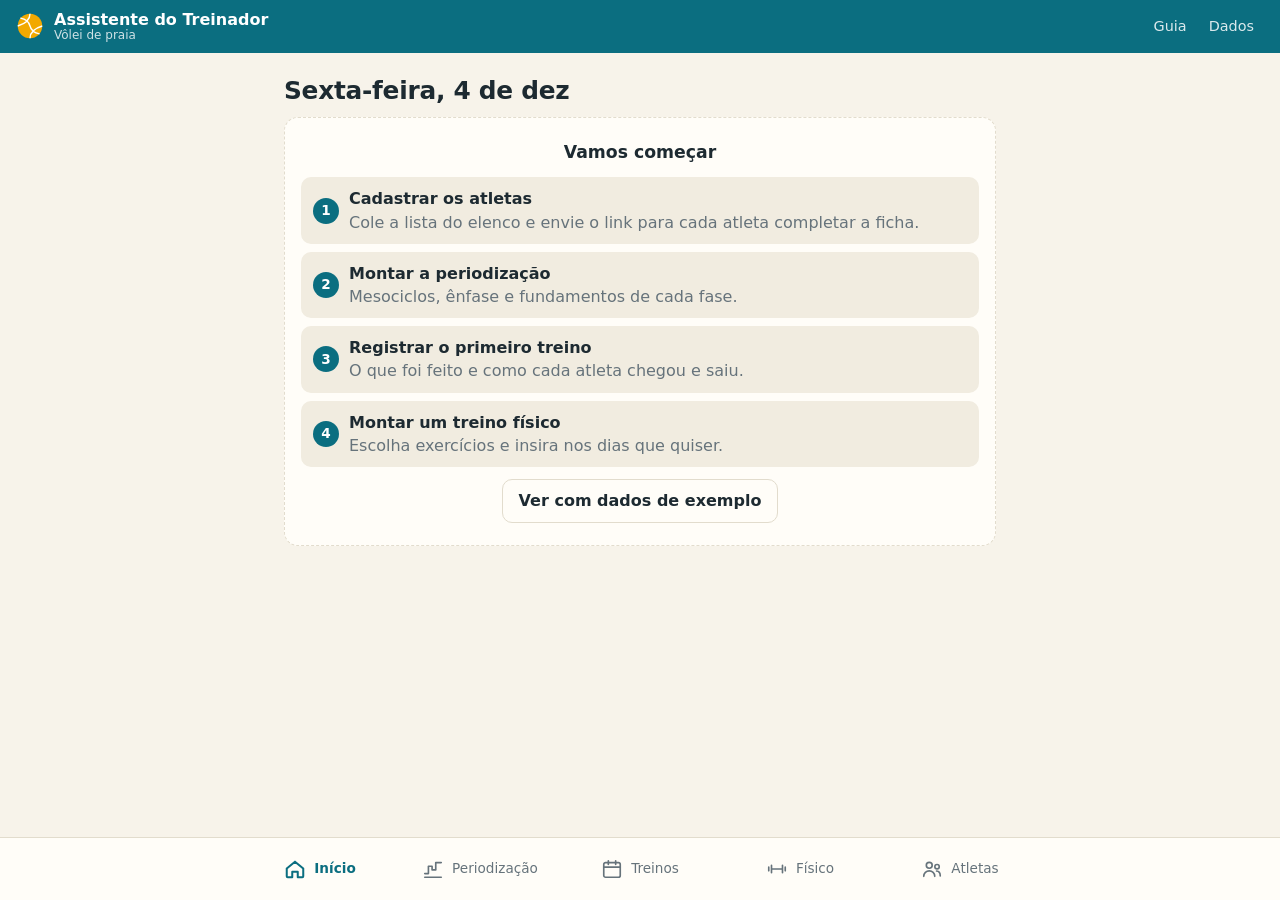
<file: index.html>
<!doctype html>
<html lang="pt-BR">
<head>
  <meta charset="utf-8">
  <meta name="viewport" content="width=device-width, initial-scale=1, viewport-fit=cover">
  <meta name="theme-color" content="#0b6e80">
  <title>Assistente do Treinador</title>
  <link rel="icon" href="data:image/svg+xml,%3Csvg xmlns='http://www.w3.org/2000/svg' viewBox='0 0 32 32'%3E%3Ccircle cx='16' cy='16' r='14' fill='%23f2a900'/%3E%3Cpath d='M16 2c0 7-4 11-14 14M16 30c0-7 4-11 14-14M5 7c6 1 10 5 11 9M27 25c-6-1-10-5-11-9' stroke='%23fff' stroke-width='1.6' fill='none'/%3E%3C/svg%3E">
  <link rel="stylesheet" href="css/app.css">
</head>
<body>
  <header class="topo">
    <a class="marca" href="#/inicio" aria-label="Assistente do Treinador, ir para o início">
      <svg viewBox="0 0 32 32" width="28" height="28" aria-hidden="true"><circle cx="16" cy="16" r="14" fill="#f2a900"/><path d="M16 2c0 7-4 11-14 14M16 30c0-7 4-11 14-14M5 7c6 1 10 5 11 9M27 25c-6-1-10-5-11-9" stroke="#fff" stroke-width="1.6" fill="none"/></svg>
      <span>Assistente do Treinador<small>Vôlei de praia</small></span>
    </a>
    <div class="topo-links"><a class="dados" id="link-guia" href="#/guia">Guia</a><a class="dados" id="link-dados" href="#/dados">Dados</a></div>
  </header>
  <main class="conteudo" id="conteudo" aria-live="polite"></main>
  <nav class="nav" id="nav" aria-label="Principal"></nav>

  <script src="js/calc.js"></script>
  <script src="js/catalogo.js"></script>
  <script src="js/ui.js"></script>
  <script src="js/ficha-dados.js"></script>
  <script src="js/store.js"></script>
  <script src="js/exemplo.js"></script>
  <script src="js/v-quadro.js"></script>
  <script src="js/v-periodizacao.js"></script>
  <script src="js/v-treinos.js"></script>
  <script src="js/v-fisico.js"></script>
  <script src="js/v-atletas.js"></script>
  <script src="js/v-ficha.js"></script>
  <script src="js/v-guia.js"></script>
  <script src="js/v-inicio.js"></script>
  <script src="js/app.js"></script>
</body>
</html>
</file>
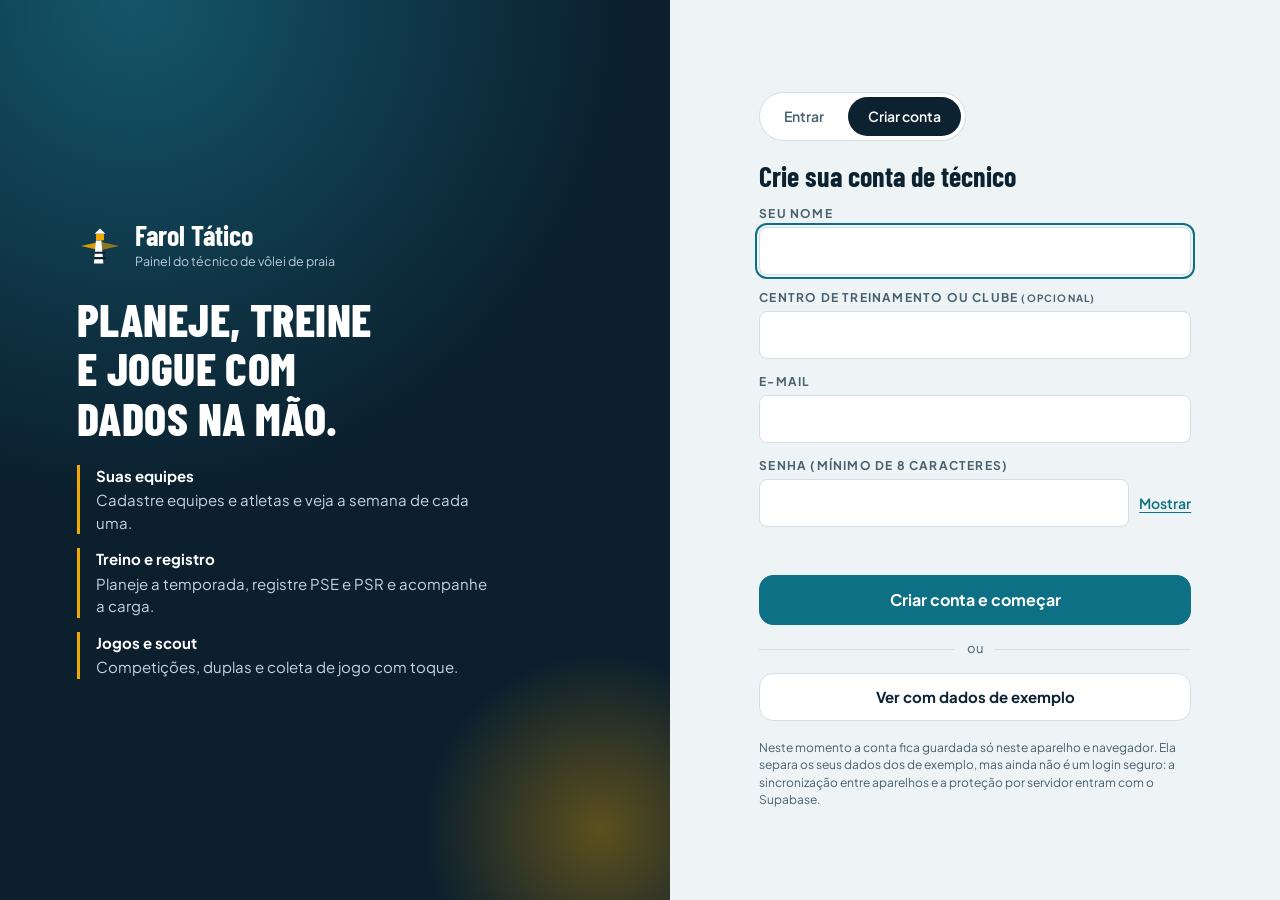
<file: legado/index.html>
<!doctype html>
<html lang="pt-BR">
<head>
  <meta charset="utf-8">
  <meta name="viewport" content="width=device-width, initial-scale=1, viewport-fit=cover">
  <title>Farol Tático</title>
  <link rel="preconnect" href="https://fonts.googleapis.com">
  <link rel="preconnect" href="https://fonts.gstatic.com" crossorigin>
  <link rel="stylesheet" href="https://fonts.googleapis.com/css2?family=Barlow+Condensed:wght@600;700;800&family=Plus+Jakarta+Sans:wght@400..800&display=swap">
  <link rel="stylesheet" href="css/farol.css">
</head>
<body>
  <div class="app">
    <header class="topo">
      <a class="brand" href="#inicio" aria-label="Farol Tático, ir para o início">
        <svg width="34" height="34" viewBox="0 0 34 34" fill="none" aria-hidden="true">
          <path d="M3 17 L16 14 V20 Z" fill="#f2a900" opacity=".9"/>
          <path d="M31 17 L18 14 V20 Z" fill="#f2a900" opacity=".55"/>
          <path d="M14 13h4l1.5 17h-7z" style="fill:var(--ink)"/>
          <path d="M13 22h8M12.6 26h8.8" style="stroke:var(--bg)" stroke-width="1.6"/>
          <rect x="14" y="8" width="6" height="5" rx="1" fill="#f2a900"/>
          <path d="M13 8l4-4 4 4z" style="fill:var(--ink)"/>
        </svg>
        <div>
          <div class="brand-name">Farol Tático</div>
          <div class="brand-sub">Painel do técnico</div>
        </div>
      </a>
      <div class="conta" id="conta"></div>
    </header>
    <div class="voltar" id="voltar-w" hidden><a class="voltar-link" href="#inicio">‹ Início</a></div>
    <nav class="subnav" id="subnav" aria-label="Seções" hidden></nav>

    <main class="main" id="conteudo"></main>
  </div>

  <nav class="barra" id="barra" aria-label="Módulos"></nav>

  <aside class="gaveta" id="gaveta-quadro" aria-label="Quadro técnico rápido" hidden>
    <div class="gaveta-topo">
      <strong>Quadro rápido</strong>
      <button class="link-btn" id="gaveta-modo" style="margin:0" aria-pressed="false">Reduzir</button>
      <button class="link-btn" id="gaveta-tela" style="margin:0">Tela completa</button>
      <button class="btn btn-sm" id="gaveta-fechar">Fechar</button>
    </div>
    <div class="gaveta-corpo" id="gaveta-corpo"></div>
  </aside>

  <script src="js/util.js"></script>
  <script src="js/conta.js"></script>
  <script src="js/elenco.js"></script>
  <script src="js/calendario.js"></script>
  <script src="js/carga.js"></script>
  <script src="js/registros.js"></script>
  <script src="js/motor.js"></script>
  <script src="js/dados.js"></script>
  <script src="js/medidas.js"></script>
  <script src="js/graficos.js"></script>
  <script src="js/analise-dados.js"></script>
  <script src="js/pauta.js"></script>
  <script src="js/macro.js"></script>
  <script src="js/meso.js"></script>
  <script src="js/micro.js"></script>
  <script src="js/criar.js"></script>
  <script src="js/periodo-motor.js"></script>
  <script src="js/periodizacao.js"></script>
  <script src="js/registro.js"></script>
  <script src="js/competicoes.js"></script>
  <script src="js/quadro.js"></script>
  <script src="js/comparativos.js"></script>
  <script src="js/analise-carga.js"></script>
  <script src="js/analise.js"></script>
  <script src="js/prescricao.js"></script>
  <script src="js/biblioteca.js"></script>
  <script src="js/semana.js"></script>
  <script src="js/saude.js"></script>
  <script src="js/equipe.js"></script>
  <script src="js/equipes-form.js"></script>
  <script src="js/inicio.js"></script>
  <script src="js/ficha.js"></script>
  <script src="js/atleta.js"></script>
  <script src="js/entrar.js"></script>
  <script src="js/app.js"></script>
</body>
</html>
</file>
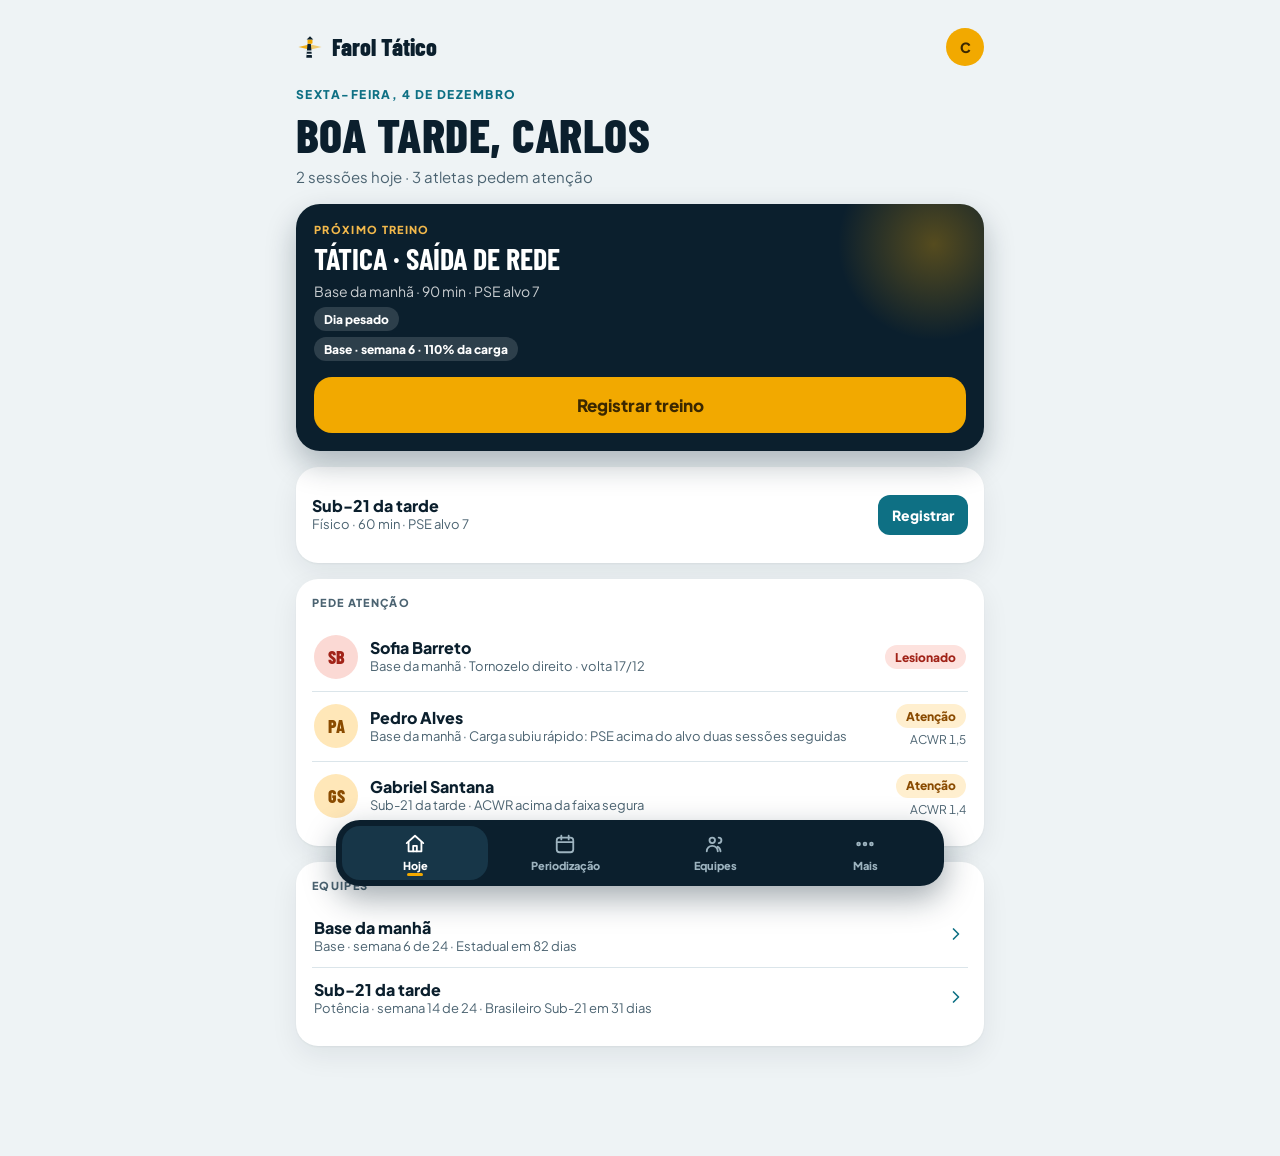
<file: painel/index.html>
<!doctype html>
<html lang="pt-BR">
<head>
  <meta charset="utf-8">
  <meta name="viewport" content="width=device-width, initial-scale=1, viewport-fit=cover">
  <title>Hoje | Farol Tático</title>
  <link rel="preconnect" href="https://fonts.googleapis.com">
  <link rel="preconnect" href="https://fonts.gstatic.com" crossorigin>
  <link rel="stylesheet" href="https://fonts.googleapis.com/css2?family=Barlow+Condensed:wght@600;700;800&family=Plus+Jakarta+Sans:wght@400..800&display=swap">
  <link rel="stylesheet" href="painel.css">
</head>
<body>
  <div class="p-app">
    <div class="p-marca"><button class="p-av-topo" type="button" aria-label="Conta de Carlos">C</button></div>
    <main id="p-main" aria-live="polite"></main>
  </div>
  <nav class="p-nav" aria-label="Principal"></nav>
  <script src="dados-exemplo.js"></script>
  <script src="painel.js"></script>
</body>
</html>
</file>
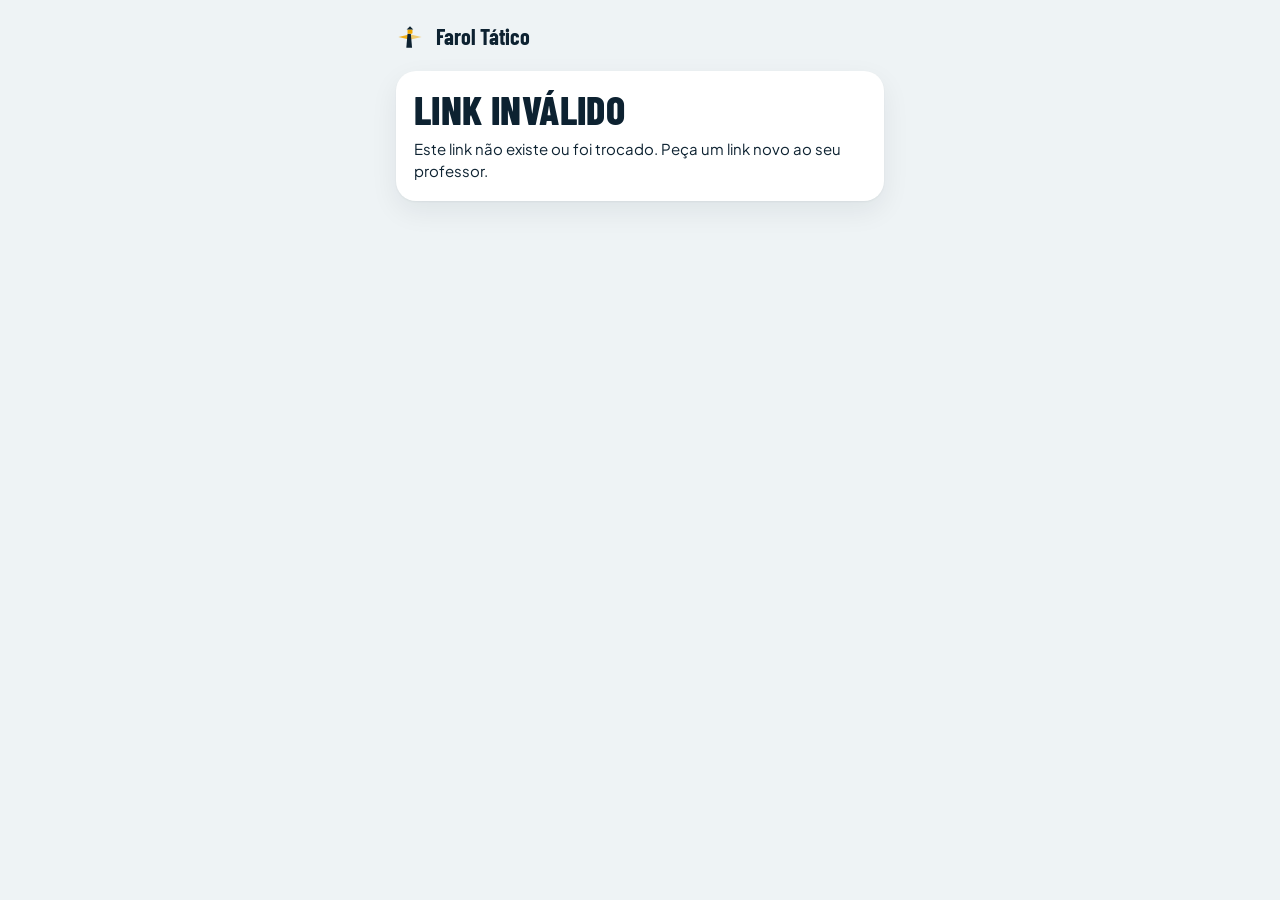
<file: atleta.html>
<!doctype html>
<html lang="pt-BR">
<head>
  <meta charset="utf-8">
  <meta name="viewport" content="width=device-width, initial-scale=1, viewport-fit=cover">
  <title>Farol Tático · Atleta</title>
  <link rel="preconnect" href="https://fonts.googleapis.com">
  <link rel="preconnect" href="https://fonts.gstatic.com" crossorigin>
  <link rel="stylesheet" href="https://fonts.googleapis.com/css2?family=Barlow+Condensed:wght@600;700;800&family=Plus+Jakarta+Sans:wght@400..800&display=swap">
  <link rel="stylesheet" href="css/farol.css">
</head>
<body class="pagina-atleta">
  <!-- Página do atleta: aberta pelo link único da turma, ex.: atleta.html?t=sub18-7kq2 -->
  <main id="app"></main>

  <script src="js/util.js"></script>
  <script src="js/conta.js"></script>
  <script src="js/elenco.js"></script>
  <script src="js/calendario.js"></script>
  <script src="js/carga.js"></script>
  <script src="js/registros.js"></script>
  <script src="js/motor.js"></script>
  <script src="js/dados.js"></script>
  <script src="js/saude.js"></script>
  <script src="js/prescricao.js"></script>
  <script src="js/atleta.js"></script>
  <script>
    (function () {
      var token = new URLSearchParams(location.search).get('t') || location.hash.replace('#t=', '');
      window.Farol.atletaUI.montar(document.getElementById('app'), { token: token });
    })();
  </script>
</body>
</html>
</file>
<file: css/app.css>
/* Assistente do Treinador: mobile primeiro, claro e escuro. Sem dependências externas. */
:root {
  --bg: #f7f3ea;
  --card: #fffdf8;
  --card2: #f1ece0;
  --ink: #1d2a31;
  --muted: #66737b;
  --linha: #e2dccd;
  --brand: #0b6e80;
  --brand-ink: #ffffff;
  --brand-soft: #dff0f3;
  --sol: #f2a900;
  --ok: #2b8a4b;
  --warn: #c77d00;
  --bad: #c92a2a;
  --psr: #0b6e80;
  --pse: #d9480f;
  --sombra: 0 1px 2px rgba(29, 42, 49, .08), 0 4px 14px rgba(29, 42, 49, .05);
  --raio: 14px;
  --fonte: system-ui, -apple-system, "Segoe UI", Roboto, "Helvetica Neue", Arial, sans-serif;
  --nav-h: 62px;
  color-scheme: light;
}
@media (prefers-color-scheme: dark) {
  :root:not([data-theme="light"]) {
    --bg: #12191d; --card: #1b252b; --card2: #232f36; --ink: #eaf0f2; --muted: #97a6ae; --linha: #2e3c44;
    --brand: #3fb5c9; --brand-ink: #06232a; --brand-soft: #173943; --sol: #f5b83a;
    --ok: #4cc27a; --warn: #f0a93a; --bad: #ff7676; --psr: #4fc3d6; --pse: #ff8a50;
    --sombra: 0 1px 2px rgba(0, 0, 0, .4);
    color-scheme: dark;
  }
}
:root[data-theme="dark"] {
  --bg: #12191d; --card: #1b252b; --card2: #232f36; --ink: #eaf0f2; --muted: #97a6ae; --linha: #2e3c44;
  --brand: #3fb5c9; --brand-ink: #06232a; --brand-soft: #173943; --sol: #f5b83a;
  --ok: #4cc27a; --warn: #f0a93a; --bad: #ff7676; --psr: #4fc3d6; --pse: #ff8a50;
  --sombra: 0 1px 2px rgba(0, 0, 0, .4);
  color-scheme: dark;
}

* { box-sizing: border-box; }
html { -webkit-text-size-adjust: 100%; }
html, body { overflow-x: clip; }
body { margin: 0; background: var(--bg); color: var(--ink); font: 16px/1.45 var(--fonte); padding-bottom: calc(var(--nav-h) + env(safe-area-inset-bottom) + 24px); }
h1 { font-size: 1.55rem; line-height: 1.15; margin: 0 0 .25rem; letter-spacing: -.01em; }
h2 { font-size: 1.08rem; margin: 0 0 .5rem; }
p { margin: 0 0 .6rem; }
a { color: var(--brand); text-decoration: none; }
button, input, select, textarea { font: inherit; color: inherit; }
:focus-visible { outline: 3px solid var(--sol); outline-offset: 2px; }
[hidden] { display: none !important; }

/* Estrutura */
.topo { position: sticky; top: 0; z-index: 20; display: flex; align-items: center; justify-content: space-between; padding: 10px 16px; padding-top: calc(10px + env(safe-area-inset-top)); background: var(--brand); color: #fff; }
.marca { display: flex; align-items: center; gap: 10px; color: #fff; font-weight: 700; line-height: 1.1; }
.marca small { display: block; font-weight: 500; opacity: .8; font-size: .75rem; }
.dados { color: #fff; opacity: .85; font-size: .9rem; padding: 6px 10px; border-radius: 999px; }
.dados.on, .dados:hover { background: rgba(255, 255, 255, .18); opacity: 1; }
.conteudo { max-width: 760px; margin: 0 auto; padding: 16px; }
section { margin: 1.4rem 0; }
.nav { position: fixed; z-index: 20; left: 0; right: 0; bottom: 0; display: flex; justify-content: center; background: var(--card); border-top: 1px solid var(--linha); padding-bottom: env(safe-area-inset-bottom); }
.nav a { flex: 1; max-width: 140px; min-height: var(--nav-h); display: flex; flex-direction: column; align-items: center; justify-content: center; gap: 2px; font-size: .7rem; color: var(--muted); }
.nav a.on { color: var(--brand); font-weight: 700; }
.nav a.on svg { stroke-width: 2.2; }

.titulo-linha { display: flex; align-items: center; justify-content: space-between; gap: 8px 12px; margin-bottom: .5rem; flex-wrap: wrap; }
.titulo-linha h1, .titulo-linha h2 { margin: 0; }
.sub { color: var(--muted); margin-bottom: 1rem; }
.voltar { display: inline-block; margin-bottom: .5rem; padding: 4px 0; font-size: .95rem; }
.objetivo { background: var(--card2); border-left: 4px solid var(--sol); padding: 10px 12px; border-radius: 8px; }
.muted { color: var(--muted); }
.dica { color: var(--muted); font-size: .85rem; }
.trecho { margin: .35rem 0; }
.esp { flex: 1; }
.rolagem-x { overflow-x: auto; padding-bottom: 4px; -webkit-overflow-scrolling: touch; }

/* Botões */
.btn { display: inline-flex; align-items: center; justify-content: center; min-height: 44px; padding: 0 16px; border: 1px solid var(--linha); border-radius: 10px; background: var(--card); color: var(--ink); font-weight: 600; cursor: pointer; white-space: nowrap; }
.btn:hover { background: var(--card2); }
.btn.primario { background: var(--brand); border-color: var(--brand); color: var(--brand-ink); }
.btn.primario:hover { filter: brightness(1.08); }
.btn.perigo { color: var(--bad); border-color: color-mix(in srgb, var(--bad) 45%, var(--linha)); }
.icone { width: 40px; height: 40px; display: inline-grid; place-items: center; border: 0; background: transparent; color: var(--muted); border-radius: 8px; cursor: pointer; font-size: 1rem; }
.icone:hover { background: var(--card2); color: var(--ink); }
.link { border: 0; background: none; color: var(--brand); padding: 0; cursor: pointer; text-decoration: underline; }
.acoes { display: flex; justify-content: flex-end; gap: 8px; margin-top: 16px; flex-wrap: wrap; }
.acoes-card { display: flex; gap: 8px; flex-wrap: wrap; margin-top: 10px; }
.rodape-acoes { margin-top: 2rem; padding-top: 1rem; border-top: 1px solid var(--linha); }

/* Cartões e listas */
.card { display: block; background: var(--card); border: 1px solid var(--linha); border-radius: var(--raio); padding: 12px 14px; margin: 0 0 10px; box-shadow: var(--sombra); color: var(--ink); }
.card.clicavel:hover { border-color: var(--brand); }
.card.inativo { opacity: .6; }
.card-topo { display: flex; align-items: center; justify-content: space-between; gap: 10px; margin-bottom: 2px; }
.card.meso { border-left: 6px solid var(--cor, var(--brand)); }
.card.meso.atual { box-shadow: 0 0 0 2px color-mix(in srgb, var(--cor, var(--brand)) 55%, transparent), var(--sombra); }
.card.planejado { border-style: dashed; }
.linha { display: flex; align-items: center; gap: 12px; width: 100%; padding: 10px 4px; border: 0; border-bottom: 1px solid var(--linha); background: none; text-align: left; color: var(--ink); cursor: pointer; min-height: 52px; }
.linha:hover { background: var(--card2); }
.linha.atual { background: var(--brand-soft); }
.linha-txt { display: flex; flex-direction: column; flex: 1; min-width: 0; }
.bolinha { width: 30px; height: 30px; border-radius: 50%; color: #fff; display: grid; place-items: center; font-weight: 700; font-size: .85rem; flex: none; }
.vazio { text-align: center; background: var(--card); border: 1px dashed var(--linha); border-radius: var(--raio); padding: 22px 16px; margin: 12px 0; }
.vazio.pequeno { padding: 14px; }
.vazio h2 { margin-bottom: .3rem; }
.passos { text-align: left; list-style: none; counter-reset: p; padding: 0; margin: 12px 0; }
.passos li { counter-increment: p; margin: 0 0 8px; }
.passos a { display: block; position: relative; padding: 10px 12px 10px 48px; background: var(--card2); border-radius: 10px; color: var(--ink); }
.passos a::before { content: counter(p); position: absolute; left: 12px; top: 50%; transform: translateY(-50%); width: 26px; height: 26px; border-radius: 50%; background: var(--brand); color: var(--brand-ink); display: grid; place-items: center; font-weight: 700; font-size: .85rem; }
.passos li.feito a::before { content: "✓"; background: var(--ok); }
.passos li.feito a { opacity: .7; }
.passos strong, .passos span { display: block; }
.alerta { border-radius: var(--raio); padding: 10px 14px; margin: 12px 0; border: 1px solid var(--linha); background: var(--card); }
.alerta.medio { border-color: color-mix(in srgb, var(--warn) 60%, var(--linha)); background: color-mix(in srgb, var(--warn) 10%, var(--card)); }
.alerta.alto { border-color: color-mix(in srgb, var(--bad) 60%, var(--linha)); background: color-mix(in srgb, var(--bad) 9%, var(--card)); }
.alerta ul, .alerta-card ul { margin: 4px 0 0; padding-left: 18px; }
.alerta-card.alto { border-left: 5px solid var(--bad); }
.alerta-card.medio { border-left: 5px solid var(--warn); }

/* Chips */
.chips { display: flex; flex-wrap: wrap; gap: 6px; margin: 6px 0; }
.chips.rolagem { flex-wrap: nowrap; overflow-x: auto; padding-bottom: 4px; }
.chip { display: inline-flex; align-items: center; min-height: 34px; padding: 0 12px; border-radius: 999px; border: 1px solid var(--linha); background: var(--card2); color: var(--ink); font-size: .88rem; max-width: 100%; text-align: left; }
button.chip { cursor: pointer; }
.chip.peq { min-height: 26px; padding: 2px 9px; font-size: .78rem; }
.chips.rolagem .chip { white-space: nowrap; flex: none; }
.chip.ativo { background: var(--brand); border-color: var(--brand); color: var(--brand-ink); }
.chip[style*="--cor"] { background: color-mix(in srgb, var(--cor) 16%, var(--card)); border-color: color-mix(in srgb, var(--cor) 55%, var(--linha)); color: var(--ink); font-weight: 600; }

/* Formulários */
.campo { display: block; margin: 0 0 12px; }
.campo-rotulo { display: block; font-size: .8rem; font-weight: 600; color: var(--muted); margin-bottom: 4px; }
input[type=text], input[type=number], input[type=date], input[type=search], select, textarea { width: 100%; min-height: 44px; padding: 8px 12px; border: 1px solid var(--linha); border-radius: 10px; background: var(--card); }
textarea { resize: vertical; }
input[type=checkbox] { width: 20px; height: 20px; vertical-align: middle; accent-color: var(--brand); }
.check { display: flex; align-items: center; gap: 8px; margin: 8px 0; }
.duas { display: grid; grid-template-columns: 1fr 1fr; gap: 10px; }
.tres { display: grid; grid-template-columns: 1fr 1fr 1.3fr; gap: 10px; }
.busca { margin-bottom: 8px; }
.livre { display: flex; gap: 8px; margin-bottom: 10px; }
.seg { display: inline-flex; border: 1px solid var(--linha); border-radius: 10px; overflow: hidden; margin-bottom: 12px; background: var(--card); flex-wrap: wrap; }
.campo .seg { margin-bottom: 0; }
.seg button { border: 0; background: none; min-height: 42px; padding: 0 16px; cursor: pointer; }
.seg button.on { background: var(--brand); color: var(--brand-ink); font-weight: 700; }

/* Modal e aviso */
dialog.modal { width: min(520px, calc(100vw - 24px)); max-height: calc(100dvh - 24px); padding: 0; border: 0; border-radius: 18px; background: var(--card); color: var(--ink); box-shadow: 0 20px 60px rgba(0, 0, 0, .35); }
dialog.modal.largo { width: min(640px, calc(100vw - 24px)); }
dialog.modal::backdrop { background: rgba(10, 20, 25, .55); }
.modal-topo { display: flex; align-items: center; justify-content: space-between; padding: 12px 8px 4px 18px; position: sticky; top: 0; background: var(--card); z-index: 1; }
.modal-topo h2 { margin: 0; }
.modal-corpo { padding: 8px 18px 18px; overflow-y: auto; }
.aviso { position: fixed; left: 50%; bottom: calc(var(--nav-h) + env(safe-area-inset-bottom) + 14px); transform: translate(-50%, 20px); background: var(--ink); color: var(--bg); padding: 10px 16px; border-radius: 999px; opacity: 0; pointer-events: none; transition: .2s; z-index: 60; max-width: 92vw; text-align: center; }
.aviso.on { opacity: 1; transform: translate(-50%, 0); }
.aviso.erro { background: var(--bad); color: #fff; }

/* Periodização */
.faixa-info { display: grid; grid-template-columns: repeat(auto-fit, minmax(200px, 1fr)); gap: 10px; margin: 12px 0; }
.faixa-info > div { background: var(--card); border: 1px solid var(--linha); border-radius: var(--raio); padding: 10px 14px; display: flex; flex-direction: column; }
.rot { font-size: .72rem; text-transform: uppercase; letter-spacing: .06em; color: var(--muted); }
.tl { position: relative; padding-top: 32px; margin-top: 4px; }
.tl-faixa { position: relative; height: 48px; background: var(--card2); border-radius: 10px; overflow: hidden; }
.tl-meso { position: absolute; top: 0; bottom: 0; display: flex; align-items: center; padding: 0 6px; background: var(--cor); color: #fff; font-size: .72rem; font-weight: 700; overflow: hidden; border-right: 2px solid var(--bg); }
.tl-meso span { white-space: nowrap; overflow: hidden; text-overflow: ellipsis; }
.tl-meso.atual { box-shadow: inset 0 -5px 0 var(--sol); }
.tl-marcas { position: absolute; top: 0; left: 0; right: 0; height: 28px; }
.tl-comp { position: absolute; top: 2px; transform: translateX(-50%); width: 26px; height: 26px; border: 2px solid var(--bg); border-radius: 50%; color: #fff; font-weight: 700; font-size: .75rem; cursor: pointer; padding: 0; }
.tl-hoje { position: absolute; top: 28px; bottom: -4px; width: 3px; background: var(--ink); border-radius: 2px; transform: translateX(-1px); }
.tl-hoje::after { content: "hoje"; position: absolute; top: 100%; left: 50%; transform: translateX(-50%); font-size: .68rem; color: var(--muted); }
.enfase .objetivo { font-size: 1.05rem; }
.pagina-meso h1 { border-left: 8px solid var(--cor); padding-left: 10px; }
.topico { background: var(--card); border: 1px solid var(--linha); border-left: 5px solid var(--linha); border-radius: var(--raio); padding: 10px 12px; margin-bottom: 10px; }
.topico.prio-alta { border-left-color: var(--cor, var(--brand)); }
.topico.prio-media { border-left-color: color-mix(in srgb, var(--cor, var(--brand)) 50%, var(--linha)); }
.topico-topo { display: flex; align-items: center; gap: 8px; }
.topico-topo .icone { width: 36px; height: 36px; }
.foco { margin: 4px 0; }
.cobertura { display: flex; gap: 6px; flex-wrap: wrap; font-size: .88rem; margin-top: 4px; }
.cobertura .ok { color: var(--ok); font-weight: 700; }
.cobertura .nada { color: var(--warn); font-weight: 700; }
.tabela-semanas .linha { cursor: pointer; font-size: .9rem; gap: 8px; }
.tabela-semanas .linha > span:not(.linha-txt) { min-width: 0; text-align: right; }
.cob-lista { margin-top: 8px; }
.cob { display: flex; justify-content: space-between; gap: 10px; padding: 5px 0; border-bottom: 1px solid var(--linha); font-size: .92rem; }
.cob b { min-width: 28px; text-align: center; background: var(--ok); color: #fff; border-radius: 999px; font-size: .8rem; padding: 0 6px; align-self: center; }
.cob.zero b { background: var(--warn); }

/* Gráficos */
.grafico { display: block; width: 100%; min-width: 280px; height: auto; max-height: 220px; }
.g-eixo, .g-grade { stroke: var(--linha); stroke-width: 1; }
.g-barra { fill: color-mix(in srgb, var(--brand) 55%, var(--card)); }
.g-barra.atual { fill: var(--brand); }
.g-plan { stroke: var(--sol); stroke-width: 3; stroke-linecap: round; }
.g-val { font-size: 9px; fill: var(--muted); }
.g-rot { font-size: 9px; fill: var(--muted); }
.g-rot.atual { fill: var(--ink); font-weight: 700; }
.g-linha { fill: none; stroke-width: 2.2; }
.g-psr { stroke: var(--psr); fill: var(--psr); }
.g-pse { stroke: var(--pse); fill: var(--pse); }
.g-ponto.g-psr, .g-ponto.g-pse { stroke: var(--card); stroke-width: 1.5; }
.g-linha.g-psr, .g-linha.g-pse { fill: none; }
.legenda { display: flex; gap: 14px; font-size: .85rem; margin-bottom: 4px; }
.leg::before { content: ""; display: inline-block; width: 12px; height: 12px; border-radius: 50%; margin-right: 6px; vertical-align: -1px; }
.leg.psr::before { background: var(--psr); }
.leg.pse::before { background: var(--pse); }

/* Semana de treinos */
.nav-semana { display: flex; align-items: center; gap: 4px; background: var(--card); border: 1px solid var(--linha); border-radius: var(--raio); padding: 4px; margin-bottom: 10px; }
.nav-semana .icone { width: 46px; height: 46px; font-size: 1.4rem; }
.nav-semana-centro { flex: 1; text-align: center; display: flex; flex-direction: column; line-height: 1.2; }
.faixa-meso { display: block; border-left: 6px solid var(--cor); background: var(--card); border-radius: 10px; padding: 8px 12px; margin-bottom: 10px; color: var(--ink); border-top: 1px solid var(--linha); border-right: 1px solid var(--linha); border-bottom: 1px solid var(--linha); }
.resumo { display: grid; grid-template-columns: repeat(auto-fit, minmax(74px, 1fr)); gap: 8px; margin: 10px 0 14px; }
.resumo > div { background: var(--card); border: 1px solid var(--linha); border-radius: 12px; padding: 8px 6px; text-align: center; display: flex; flex-direction: column; }
.resumo b { font-size: 1.35rem; line-height: 1.1; }
.resumo span { font-size: .72rem; color: var(--muted); }
.dia { margin: 14px 0; }
.dia.hoje .dia-topo strong { color: var(--brand); }
.dia-topo { display: flex; align-items: center; gap: 8px; margin-bottom: 6px; }
.dia-topo .mais { margin-left: auto; width: 36px; height: 36px; display: grid; place-items: center; border: 1px dashed var(--linha); border-radius: 50%; font-size: 1.3rem; color: var(--muted); }
.dia-vazio { color: var(--muted); font-size: .85rem; padding: 0 2px 2px; }
.numeros { display: flex; gap: 14px; flex-wrap: wrap; font-size: .85rem; color: var(--muted); margin-top: 6px; }
.numeros b { color: var(--ink); }

/* Registro do treino */
.pagina-treino section, .pagina-fisico section { margin: 1.2rem 0; }
.enfase-banner { border-left: 6px solid var(--cor); background: var(--card); border: 1px solid var(--linha); border-left-width: 6px; border-left-color: var(--cor); border-radius: var(--raio); padding: 10px 14px; }
.item-edit { background: var(--card); border: 1px solid var(--linha); border-radius: 12px; padding: 8px 12px; margin-bottom: 8px; }
.ativ { display: grid; grid-template-columns: 1fr 78px 40px; gap: 6px; margin-bottom: 8px; align-items: center; }
.pres { background: var(--card); border: 1px solid var(--linha); border-radius: var(--raio); padding: 10px 12px; margin-bottom: 10px; }
.pres.ausente .pres-corpo { display: none; }
.pres.ausente { opacity: .75; }
.pres-topo { display: flex; align-items: center; gap: 10px; }
.pres-esc { margin: 8px 0; }
.pres .obs, .item-fis .obs { margin-top: 6px; min-height: 38px; font-size: .9rem; }
.troca { width: 52px; height: 30px; border-radius: 999px; border: 0; background: var(--linha); position: relative; cursor: pointer; flex: none; transition: background .15s; }
.troca span { position: absolute; top: 3px; left: 3px; width: 24px; height: 24px; border-radius: 50%; background: #fff; transition: transform .15s; box-shadow: 0 1px 3px rgba(0, 0, 0, .3); }
.troca.on { background: var(--ok); }
.troca.on span { transform: translateX(22px); }
details.todos { background: var(--card2); border-radius: 12px; padding: 8px 12px; margin: 8px 0; }
details.todos summary { cursor: pointer; font-weight: 600; min-height: 32px; display: flex; align-items: center; }
.escala { }
.esc-btns { display: grid; grid-template-columns: repeat(11, 1fr); gap: 3px; }
.esc-btns button { height: 40px; min-width: 0; border: 1px solid var(--linha); border-radius: 8px; background: var(--card); cursor: pointer; font-weight: 600; padding: 0; }
.esc-btns button.on { color: #fff; border-color: transparent; }
.esc-btns button.on.f-baixa { background: var(--ok); }
.esc-btns button.on.f-moderada { background: #8aa80f; }
.esc-btns button.on.f-media { background: var(--warn); }
.esc-btns button.on.f-alta { background: var(--bad); }
.esc-leg { display: block; min-height: 1.3em; margin-top: 3px; font-size: .82rem; color: var(--muted); }
.barra-salvar { position: sticky; bottom: calc(var(--nav-h) + env(safe-area-inset-bottom) + 6px); display: flex; gap: 8px; align-items: center; background: color-mix(in srgb, var(--bg) 92%, transparent); backdrop-filter: blur(6px); padding: 10px 0; margin-top: 18px; z-index: 5; }

/* Treino físico */
.fis-resumo { margin-top: 8px; }
.fis-bloco { margin-bottom: 8px; }
.fis-bloco-nome { font-size: .75rem; text-transform: uppercase; letter-spacing: .06em; color: var(--muted); font-weight: 700; }
.fis-bloco ul { margin: 2px 0 0; padding-left: 18px; }
.bloco-fis { background: var(--card2); border-radius: var(--raio); padding: 10px; margin: 12px 0; }
.bloco-fis select { width: auto; font-weight: 700; }
.item-fis { background: var(--card); border: 1px solid var(--linha); border-radius: 12px; padding: 8px 10px; margin: 8px 0; }
.grade-item { display: grid; grid-template-columns: 1fr 1.5fr; gap: 8px; margin-top: 4px; }
.mini span { display: block; font-size: .72rem; color: var(--muted); margin-bottom: 2px; }
.mini input { min-height: 40px; }
.linha.ex { align-items: flex-start; }

/* Tabela do atleta */
.tabela .linha { cursor: pointer; font-size: .92rem; }
.tabela .linha.cab { cursor: default; font-size: .72rem; text-transform: uppercase; color: var(--muted); min-height: 32px; }
.tabela .linha.cab:hover { background: none; }
.tabela .linha > span:not(.linha-txt) { width: 52px; text-align: right; }
.val { font-weight: 700; }
.val.f-alta { color: var(--bad); } .val.f-media { color: var(--warn); } .val.f-baixa { color: var(--ok); }

@media (min-width: 720px) {
  .nav a { max-width: 160px; flex-direction: row; gap: 8px; font-size: .85rem; }
  .conteudo { padding: 24px; }
}
@media (max-width: 380px) {
  .tres { grid-template-columns: 1fr 1fr; }
  .tres > :last-child { grid-column: 1 / -1; }
  .esc-btns { gap: 2px; }
}
@media (prefers-reduced-motion: reduce) { * { transition: none !important; } }

/* Topo com mais de um link */
.topo-links { display: flex; gap: 2px; }

/* Competições e calendário de carga */
.tl-comp.prov { border-style: dashed; border-color: #fff; opacity: .85; }
.acoes-card.sem-margem { margin-top: 0; }
.calendario { border: 1px solid var(--linha); border-radius: var(--raio); background: var(--card); overflow: hidden; }
.cal-linha { display: grid; grid-template-columns: 54px 1fr; gap: 10px; padding: 10px 12px; border-bottom: 1px solid var(--linha); }
.cal-linha:last-child { border-bottom: 0; }
.cal-linha.passou { opacity: .6; }
.cal-linha.atual { background: var(--brand-soft); }
.cal-esq { display: flex; flex-direction: column; }
.cal-topo { display: flex; flex-wrap: wrap; gap: 6px; margin-bottom: 4px; }
.cal-topo .chip { margin: 0; }
.cal-nums { display: flex; align-items: center; gap: 12px; flex-wrap: wrap; font-size: .85rem; }
.vol-barra { display: block; width: 90px; height: 8px; border-radius: 99px; background: var(--card2); overflow: hidden; flex: none; }
.vol-barra i { display: block; height: 100%; border-radius: 99px; }
.prop-linha { display: flex; align-items: center; gap: 10px; padding: 8px 0; border-bottom: 1px solid var(--linha); }
.prop-linha .chip { flex: none; }
h3 { font-size: .95rem; margin: 14px 0 4px; }

/* Cadastro de atletas */
.link-atleta { padding: 10px 0; border-bottom: 1px solid var(--linha); }
.item-resp { display: flex; gap: 10px; align-items: flex-start; padding: 10px 0; border-bottom: 1px solid var(--linha); cursor: pointer; }
.item-lista { display: flex; flex-direction: column; gap: 2px; padding: 8px 0; border-bottom: 1px solid var(--linha); }
.item-lista.ignorado { opacity: .55; }
.item-lista .chips { margin: 2px 0 0; }
.ficha-publica { max-width: 520px; margin: 0 auto; }
.seg.grande button { min-height: 46px; flex: 1; }
.seg.grande { display: flex; width: 100%; }
.check.autoriza { align-items: flex-start; font-size: .9rem; margin: 14px 0; }
.check.autoriza input { flex: none; margin-top: 2px; }
.erro-campo { color: var(--bad); font-weight: 600; min-height: 1.3em; margin: 6px 0; }
.btn.largo { width: 100%; }
.publico .topo-links, .publico .nav { display: none; }
.publico .marca { pointer-events: none; }
.publico { padding-bottom: 24px; }

/* Guia (organograma) */
.pagina-guia section { margin: 1.8rem 0; }
.org, .org-filhos { list-style: none; margin: 0; padding: 0; }
.org-filhos { margin-left: 14px; padding-left: 14px; border-left: 2px solid var(--linha); }
.org-no { position: relative; margin: 10px 0; }
.org-filhos > .org-no::before { content: ""; position: absolute; left: -14px; top: 24px; width: 14px; border-top: 2px solid var(--linha); }
.org-caixa { background: var(--card); border: 1px solid var(--linha); border-left: 5px solid var(--brand); border-radius: 12px; padding: 10px 12px; display: block; }
.org-caixa strong { display: inline; font-size: 1.05rem; }
.org-caixa > span { margin-left: 8px; font-size: .85rem; }
.org-caixa dl { margin: 6px 0 0; display: grid; gap: 2px; font-size: .9rem; }
.org-caixa dt { font-size: .7rem; text-transform: uppercase; letter-spacing: .06em; color: var(--muted); margin-top: 4px; }
.org-caixa dd { margin: 0; }
.grade3 { display: grid; grid-template-columns: repeat(auto-fit, minmax(210px, 1fr)); gap: 10px; }
.grade2 { display: grid; grid-template-columns: repeat(auto-fit, minmax(210px, 1fr)); gap: 10px; }
.comp-cartao { background: var(--card); border: 1px solid var(--linha); border-top: 5px solid var(--cor); border-radius: 12px; padding: 10px 12px; }
.comp-topo { display: flex; align-items: center; gap: 10px; margin-bottom: 4px; }
.comp-cartao ul { margin: 4px 0 0; padding-left: 18px; font-size: .9rem; }
.fluxo { display: flex; flex-direction: column; align-items: stretch; }
.passo { background: var(--card); border: 1px solid var(--linha); border-radius: 12px; padding: 10px 14px; }
.passo p { margin: 2px 0 0; }
.seta { text-align: center; color: var(--muted); font-size: 1.3rem; line-height: 1.4; }
.fases { display: grid; gap: 6px; margin-top: 8px; }
.fase-linha { display: grid; grid-template-columns: 150px 82px 1fr; gap: 8px; align-items: center; font-size: .88rem; }
.fase-linha .chip { justify-self: start; margin: 0; }
.fase-quando { font-weight: 700; }
.gaps { display: grid; gap: 8px; }
.gap-linha { background: var(--card); border: 1px solid var(--linha); border-radius: 12px; padding: 8px 12px; }
.gap-linha strong { display: block; }
.gap-linha .chips { margin: 4px 0; }
.passos-simples { padding-left: 20px; }
.passos-simples li { margin-bottom: 6px; }
.grafico.guia { min-width: 0; max-height: none; }
.g-ponto-guia { stroke: var(--card); stroke-width: 1.5; }
@media (max-width: 520px) { .fase-linha { grid-template-columns: 140px 1fr; gap: 0 8px; } .fase-linha > .muted { grid-column: 1 / -1; margin-bottom: 4px; } }

/* Sessão prevista */
.card.previsto { border-style: dashed; background: color-mix(in srgb, var(--brand-soft) 45%, var(--card)); }
.toque { display: block; margin-top: 6px; font-size: .8rem; color: var(--brand); font-weight: 600; }

/* Assistente de nova periodização e equipe */
.pagina-nova section { margin: 1.4rem 0; }
.comp-linha { display: grid; gap: 6px; margin-bottom: 10px; }
.comp-linha-2 { display: grid; grid-template-columns: 1fr 1.35fr 40px; gap: 6px; align-items: center; }
.campo.curto select { width: auto; min-width: 130px; }
.prop-linha.fora { opacity: .5; }
.prop-linha .troca { flex: none; }
.semana-modelo { background: var(--card); border: 1px solid var(--linha); border-radius: 12px; padding: 8px 12px 10px; margin: 10px 0; }
.semana-modelo h3 { margin-top: 4px; }
.prev-sessao { display: grid; grid-template-columns: 38px 1fr auto auto; gap: 8px; align-items: center; padding: 5px 0; border-bottom: 1px solid var(--linha); font-size: .9rem; }
.prev-sessao .chip { margin: 0; }
.equipe-card .chips { margin: 2px 0 6px; }
.cal-dias { display: flex; flex-wrap: wrap; gap: 4px; margin: 4px 0; align-items: center; }
.dia-chip { font-size: .76rem; padding: 2px 8px; border-radius: 999px; border: 1px solid color-mix(in srgb, var(--cor) 55%, var(--linha)); background: color-mix(in srgb, var(--cor) 14%, var(--card)); white-space: nowrap; }
.dia-chip i { font-style: normal; color: var(--cor); font-weight: 700; }
.cal-carga { font-size: .76rem; margin-left: 4px; }

.dias-guia { display: grid; gap: 8px; margin: 8px 0; }
.dias-linha strong { display: block; margin-bottom: 3px; font-size: .9rem; }
.dias-faixa { display: grid; grid-template-columns: repeat(7, 1fr); gap: 3px; }
.dia-cel { display: flex; flex-direction: column; align-items: center; justify-content: center; min-height: 46px; border-radius: 8px; background: var(--card2); color: var(--muted); font-size: .72rem; text-align: center; padding: 2px; }
.dia-cel.on { background: color-mix(in srgb, var(--cor) 18%, var(--card)); border: 1px solid color-mix(in srgb, var(--cor) 60%, var(--linha)); color: var(--ink); }
.dia-cel i { font-style: normal; font-weight: 700; color: var(--cor); font-size: .66rem; }
.regras { padding-left: 18px; font-size: .92rem; }
.regras li { margin-bottom: 4px; }

/* Quadro da temporada: onda, semanas em ordem e detalhe de cada dia */
.conteudo:has(.pagina-temporada) { max-width: 1180px; }
.quadro { display: flex; flex-direction: column; gap: 14px; }
.qd-painel { background: #0f2430; color: #dbe7ec; border-radius: 18px; padding: 12px 12px 10px; display: flex; flex-direction: column; gap: 8px; }
.qd-nav { display: flex; align-items: center; justify-content: space-between; gap: 8px; }
.qd-nav-meio { text-align: center; line-height: 1.2; }
.qd-nav-meio b { display: block; font-size: .95rem; }
.qd-nav-meio span { font-size: .78rem; color: #7fa3b3; }
.qd-seta { width: 44px; height: 44px; border-radius: 12px; border: 1px solid #2c4a5c; background: #14303f; color: #dbe7ec; font-size: 1.4rem; cursor: pointer; display: grid; place-items: center; padding: 0; }
.qd-seta:disabled { opacity: .35; cursor: default; }
.qd-onda { position: relative; height: 120px; }
.qd-onda svg { position: absolute; inset: 0; width: 100%; height: 100%; display: block; }
.qd-grade-linha { stroke: #244355; stroke-width: 1; stroke-dasharray: 3 5; vector-effect: non-scaling-stroke; }
.qd-area { fill: rgba(58, 166, 194, .16); stroke: rgba(58, 166, 194, .5); stroke-width: 1.2; vector-effect: non-scaling-stroke; }
.qd-linha { fill: none; stroke: #e8f3f7; stroke-width: 2.2; stroke-linejoin: round; stroke-linecap: round; vector-effect: non-scaling-stroke; }
.qd-nivel { position: absolute; left: 3px; transform: translateY(-120%); font-size: .6rem; font-weight: 700; color: #7fa3b3; pointer-events: none; }
.qd-ponto { position: absolute; width: 12px; height: 12px; margin: -6px 0 0 -6px; border-radius: 50%; border: 2px solid #0f2430; pointer-events: none; }
.qd-ponto.comp { width: 16px; height: 16px; margin: -8px 0 0 -8px; border-color: #fff; }
.qd-fisq { position: absolute; width: 8px; height: 8px; margin: 9px 0 0 -4px; border-radius: 2px; background: #e879f9; border: 1px solid #0f2430; pointer-events: none; }
.qd-col { position: absolute; top: 0; bottom: 0; border: 0; background: transparent; padding: 0; cursor: pointer; border-radius: 8px; }
.qd-col:focus-visible, .qd-sem:focus-visible, .qd-bloco:focus-visible { outline: 2px solid #f2a900; outline-offset: 1px; }
.qd-semanas { position: relative; height: 62px; }
.qd-sem { position: absolute; top: 0; bottom: 0; border: 0; border-radius: 10px; background: transparent; color: #9ec0cf; padding: 4px 0 0; display: flex; flex-direction: column; align-items: center; gap: 2px; cursor: pointer; }
.qd-sem b { font-size: .8rem; line-height: 1; }
.qd-sem span { font-size: .62rem; line-height: 1; color: #7fa3b3; }
.qd-sem.on { background: #f2a900; color: #1d2a31; }
.qd-sem.on span { color: #1d2a31; }
.qd-sem.hoje { box-shadow: inset 0 0 0 2px #f2a900; }
.qd-sem.on.hoje { box-shadow: none; }
.qd-fase { display: block; width: 70%; height: 4px; border-radius: 2px; margin-top: 2px; }
.qd-copa { font-style: normal; min-width: 16px; height: 16px; line-height: 16px; border-radius: 5px; font-size: .62rem; font-weight: 800; color: #fff; text-align: center; padding: 0 3px; }
.qd-leg { display: flex; gap: 6px 14px; flex-wrap: wrap; font-size: .72rem; font-weight: 600; color: #9ec0cf; }
.qd-leg i { display: inline-block; width: 9px; height: 9px; border-radius: 50%; margin-right: 5px; }
.qd-leg i.q { border-radius: 2px; }

/* Grade com os dias em ordem (só em telas largas) */
.qd-gradebox { display: none; position: relative; --rot: 96px; }
.qd-grade { display: grid; grid-template-columns: var(--rot) repeat(var(--n), minmax(0, 1fr)); }
.qd-sel-col { position: absolute; top: 0; bottom: 0; background: rgba(255, 255, 255, .07); border-radius: 10px; pointer-events: none; }
.qd-rot { display: flex; flex-direction: column; justify-content: center; padding-left: 10px; margin: 3px 0; border-left: 4px solid #5b7f92; min-height: 84px; }
.qd-rot b { font-size: .95rem; color: #dbe7ec; }
.qd-rot span { font-size: .68rem; color: #7fa3b3; }
.qd-vazio { margin: 3px; min-height: 84px; border-radius: 10px; background: rgba(255, 255, 255, .03); }
.qd-bloco { position: relative; margin: 3px; min-height: 84px; border-radius: 10px; border: 1px solid var(--c); background: color-mix(in srgb, var(--c) 14%, #0f2430); color: #fff; text-align: left; padding: 6px 8px 0 14px; display: flex; flex-direction: column; justify-content: space-between; overflow: hidden; cursor: pointer; font: inherit; }
.qd-bloco.sel { box-shadow: 0 0 0 2px #f2a900; }
.qd-bloco b { font-size: .78rem; line-height: 1.2; display: -webkit-box; -webkit-line-clamp: 2; -webkit-box-orient: vertical; overflow: hidden; }
.qd-bloco small { display: flex; gap: 6px; align-items: center; font-size: .66rem; font-weight: 700; white-space: nowrap; margin: 2px 0 4px; }
.qd-listra { position: absolute; left: 0; top: 0; bottom: 0; width: 7px; display: flex; flex-direction: column; }
.qd-listra i { display: block; flex: 1; }
.qd-int { padding: 0 6px; border-radius: 999px; background: rgba(255, 255, 255, .16); font-size: .62rem; }
.qd-bfis { margin: 0 -8px 0 -14px; padding: 3px 8px 3px 14px; background: #e879f9; color: #3b1e42; font-size: .66rem; font-weight: 800; white-space: nowrap; overflow: hidden; text-overflow: ellipsis; }
.qd-bfis.vazio { background: transparent; color: #5f8294; border-top: 1px dashed #2f5367; font-weight: 600; }
@media (min-width: 900px) { .qd-gradebox { display: block; } .qd-col { display: none; } }

/* Painel da semana */
.qd-painel-semana { display: flex; flex-direction: column; gap: 10px; margin: 0; }
.qd-s-topo { display: flex; align-items: flex-end; gap: 12px; }
.qd-s-num { font-size: 3.2rem; font-weight: 800; line-height: .9; letter-spacing: -.04em; }
.qd-s-topo .chips { margin: 4px 0 0; }
.qd-linha-barra { display: grid; grid-template-columns: 62px 1fr 42px; gap: 8px; align-items: center; font-size: .85rem; }
.qd-linha-barra b { text-align: right; }
.qd-duas { display: grid; grid-template-columns: 1fr 1fr; gap: 6px 16px; }
.qd-duas .qd-linha-barra { grid-template-columns: 26px 1fr 38px; }
.qd-barra { display: block; height: 8px; border-radius: 99px; background: var(--card2); overflow: hidden; }
.qd-barra i { display: block; height: 100%; border-radius: 99px; }
.qd-numeros { display: grid; grid-template-columns: repeat(3, 1fr); gap: 8px; }
.qd-numeros > div { background: var(--card2); border-radius: 10px; padding: 8px 4px; text-align: center; display: flex; flex-direction: column; }
.qd-numeros b { font-size: 1.2rem; line-height: 1.1; }
.qd-numeros span { font-size: .68rem; color: var(--muted); }
.qd-comp { display: flex; align-items: center; gap: 8px; padding: 8px 10px; border-radius: 12px; background: var(--card2); font-size: .9rem; }
.qd-comp b { display: inline-grid; place-items: center; width: 24px; height: 24px; border-radius: 50%; color: #fff; font-size: .8rem; flex: none; }

/* Dias da semana */
.qd-dias { margin: 0; display: flex; flex-direction: column; gap: 10px; }
.qd-dias .titulo-linha { margin-bottom: 0; }
.qd-dia { background: var(--card); border: 1px solid var(--linha); border-radius: 16px; overflow: hidden; box-shadow: var(--sombra); }
.qd-dia.aberto { border-color: var(--brand); box-shadow: 0 0 0 1px var(--brand); }
.qd-dia.comp { padding: 12px 14px; }
.qd-dia-cab { display: flex; flex-direction: column; gap: 8px; width: 100%; text-align: left; border: 0; background: transparent; padding: 12px 14px; color: var(--ink); font: inherit; }
button.qd-dia-cab { cursor: pointer; }
.qd-dia-topo { display: flex; align-items: center; gap: 8px; flex-wrap: wrap; }
.qd-dia-nome { font-size: .78rem; font-weight: 800; text-transform: uppercase; letter-spacing: .05em; color: var(--muted); }
.qd-dia-foco { font-size: 1.15rem; font-weight: 800; line-height: 1.15; }
.qd-est { display: inline-flex; padding: 1px 9px; border-radius: 999px; font-size: .72rem; font-weight: 700; background: var(--card2); color: var(--muted); }
.qd-est.feito { background: color-mix(in srgb, var(--ok) 20%, var(--card)); color: var(--ok); }
.qd-est.hoje { background: var(--sol); color: #1d2a31; }
.qd-est.sem { background: color-mix(in srgb, var(--warn) 18%, var(--card)); color: var(--warn); }
.qd-k { display: inline-flex; align-items: center; justify-content: center; min-width: 30px; padding: 1px 8px; border-radius: 8px; font-weight: 800; font-size: .78rem; color: #1d2a31; }
.qd-seta-dia { color: var(--muted); font-size: 1rem; }
.qd-faixa { display: flex; height: 10px; border-radius: 5px; overflow: hidden; }
.qd-faixa i { display: block; flex: 1; }
.qd-fchip { display: inline-flex; align-items: center; gap: 6px; padding: 2px 10px; border-radius: 999px; background: var(--card2); font-size: .8rem; font-weight: 600; }
.qd-fchip i { width: 9px; height: 9px; border-radius: 3px; display: block; }
.qd-fis-linha { display: flex; flex-direction: column; padding: 8px 10px; border-radius: 10px; background: #f6e3fa; border-left: 5px solid #e879f9; color: #3b1e42; font-size: .85rem; }
.qd-fis-linha b { font-size: .92rem; }
.qd-fis-linha.vazio { background: transparent; border: 1px dashed #d4b4dc; border-left: 5px solid #e0c4e6; color: #8a6a94; }
:root[data-theme="dark"] .qd-fis-linha:not(.vazio) { background: #3a1f3f; color: #f5d6fa; }
@media (prefers-color-scheme: dark) { :root:not([data-theme="light"]) .qd-fis-linha:not(.vazio) { background: #3a1f3f; color: #f5d6fa; } }

/* Editor do dia */
.qd-editor { border-top: 1px solid var(--linha); padding: 12px 14px 16px; display: flex; flex-direction: column; gap: 14px; background: var(--card); }
.qd-bloco-ed { display: flex; flex-direction: column; gap: 10px; }
.qd-bloco-ed .campo { margin: 0; }
.qd-bloco-ed.fis { background: color-mix(in srgb, #e879f9 12%, var(--card)); border: 1px solid color-mix(in srgb, #e879f9 40%, var(--linha)); border-radius: 14px; padding: 12px; }
.qd-bt { display: flex; align-items: center; justify-content: space-between; gap: 8px; }
.qd-bt b { font-size: 1.02rem; }
.qd-seg { display: flex; border: 1px solid var(--linha); border-radius: 10px; overflow: hidden; background: var(--card); }
.qd-seg button { flex: 1; min-height: 46px; border: 0; border-right: 1px solid var(--linha); background: transparent; cursor: pointer; padding: 0 4px; }
.qd-seg button:last-child { border-right: 0; }
.qd-seg button.on { background: var(--brand); color: var(--brand-ink); font-weight: 700; }
.qd-seg.fis button.on { background: #a21caf; color: #fff; }
.qd-passo { display: flex; align-items: center; gap: 10px; }
.qd-passo button { width: 48px; height: 48px; border-radius: 12px; border: 1px solid var(--linha); background: var(--card); font-size: 1.5rem; cursor: pointer; padding: 0; }
.qd-passo div { flex: 1; text-align: center; color: var(--muted); }
.qd-passo b { font-size: 1.6rem; color: var(--ink); }
.qd-fund-rot { display: flex; align-items: center; gap: 6px; }
.qd-fund-rot i { width: 10px; height: 10px; border-radius: 3px; display: block; flex: none; }
.qd-fund-rot .icone { margin-left: auto; width: 32px; height: 32px; }
.qd-mais summary { cursor: pointer; color: var(--brand); font-weight: 600; min-height: 36px; display: flex; align-items: center; }
.qd-sugestao { display: flex; gap: 8px; align-items: flex-start; background: var(--card); border: 1px solid color-mix(in srgb, #e879f9 40%, var(--linha)); border-radius: 10px; padding: 8px 10px; font-size: .88rem; }
.qd-sugestao span { color: #a21caf; }
.chip.fis.ativo { background: #a21caf; border-color: #a21caf; color: #fff; }
.qd-add-fis { border-color: #a21caf; color: #a21caf; }
.qd-registro { display: flex; flex-direction: column; gap: 8px; }
.qd-real { display: flex; flex-direction: column; gap: 2px; padding: 10px 12px; border-radius: 12px; background: var(--card2); color: var(--ink); }
.btn.largo { width: 100%; }
@media (min-width: 900px) {
  .qd-editor { display: grid; grid-template-columns: 1fr 1fr; align-items: start; }
}
</file>
<file: legado/css/farol.css>
/* Farol Tático: sistema de design compartilhado (index.html e atleta.html).
   Conceito: painel escuro de navegação (a torre) + área de trabalho clara (a praia),
   com um único acento âmbar (o facho do farol) reservado para o que importa: alvo e hoje. */

:root {
  /* Superfícies e texto */
  --bg: #eef3f5;
  --surface: #ffffff;
  --surface-2: #f5f8f9;
  --line: #d3dfe4;
  --ink: #0d2231;
  --ink-2: #48616f;
  --sel: #e3eef2;

  /* Ação e acento */
  --accent: #0e7084;
  --accent-ink: #ffffff;
  --beam: #f2a900;
  --beam-ink: #3b2800;

  /* Navegação lateral */
  --side-bg: #0b1f2d;
  --side-ink: #c4d5de;
  --side-mute: #7f98a7;
  --side-line: #1c3a4d;
  --side-active: #17384b;

  /* Fases do ciclo (mesociclos) */
  --m-base: #1f7a68;
  --m-especifico: #2a62a8;
  --m-polimento: #6b4ba6;
  --m-competicao: #b35f00;
  --m-transicao: #5e7482;
  --m-manutencao: #6b7d3a;
  --on-meso: #ffffff;

  /* Tipos de sessão do microciclo */
  --s-tecnica: #1d7fa0;
  --s-tatica: #6c4fb3;
  --s-fisico: #a8325e;
  --s-jogo: #2f855a;
  --s-recuperacao: #6b8794;
  --s-competicao: #f2a900;

  /* Quadro técnico */
  --sand: #e6d8b8;
  --sand-2: #efe4c8;
  --court-line: #fffdf4;
  --court-ball: #a85600;

  /* Estados */
  --good: #1f7a4d;
  --warn: #a56200;
  --crit: #b3261e;

  /* Tipografia */
  --font-display: "Barlow Condensed", "Arial Narrow", system-ui, sans-serif;
  --font-body: "Plus Jakarta Sans", system-ui, -apple-system, "Segoe UI", sans-serif;

  --radius: 10px;
  --gutter: 24px;
}

@media (prefers-color-scheme: dark) {
  :root:not([data-theme="light"]) {
    --bg: #0a1822;
    --surface: #112431;
    --surface-2: #0e1f2b;
    --line: #244253;
    --ink: #e6eff3;
    --ink-2: #9db4c1;
    --sel: #17323f;
    --accent: #4dc0d6;
    --accent-ink: #05202a;
    --beam: #f5b82e;
    --beam-ink: #2b1d00;
    --side-bg: #07121a;
    --side-ink: #c4d5de;
    --side-mute: #7f98a7;
    --side-line: #162f3f;
    --side-active: #12303f;
    --m-base: #4fbfa8;
    --m-especifico: #7faeea;
    --m-polimento: #b39ce6;
    --m-competicao: #f2b134;
    --m-transicao: #9db0bc;
    --m-manutencao: #a9c26a;
    --on-meso: #0b1f2d;
    --s-tecnica: #5bbbdc;
    --s-tatica: #a58be0;
    --s-fisico: #e57aa0;
    --s-jogo: #5cc98f;
    --s-recuperacao: #9db0bc;
    --s-competicao: #f5b82e;
    --sand: #3a382e;
    --sand-2: #444136;
    --court-line: #d7d0b8;
    --court-ball: #f5b82e;
    --good: #5cc98f;
    --warn: #f2b134;
    --crit: #ff8a80;
    color-scheme: dark;
  }
}

:root[data-theme="dark"] {
  --bg: #0a1822;
  --surface: #112431;
  --surface-2: #0e1f2b;
  --line: #244253;
  --ink: #e6eff3;
  --ink-2: #9db4c1;
  --sel: #17323f;
  --accent: #4dc0d6;
  --accent-ink: #05202a;
  --beam: #f5b82e;
  --beam-ink: #2b1d00;
  --side-bg: #07121a;
  --side-ink: #c4d5de;
  --side-mute: #7f98a7;
  --side-line: #162f3f;
  --side-active: #12303f;
  --m-base: #4fbfa8;
  --m-especifico: #7faeea;
  --m-polimento: #b39ce6;
  --m-competicao: #f2b134;
  --m-transicao: #9db0bc;
  --m-manutencao: #a9c26a;
  --on-meso: #0b1f2d;
  --s-tecnica: #5bbbdc;
  --s-tatica: #a58be0;
  --s-fisico: #e57aa0;
  --s-jogo: #5cc98f;
  --s-recuperacao: #9db0bc;
  --s-competicao: #f5b82e;
  --sand: #3a382e;
  --sand-2: #444136;
  --court-line: #d7d0b8;
  --court-ball: #f5b82e;
  --good: #5cc98f;
  --warn: #f2b134;
  --crit: #ff8a80;
  color-scheme: dark;
}

*, *::before, *::after { box-sizing: border-box; }

[hidden] { display: none !important; }

html, body { height: 100%; }

body {
  margin: 0;
  background: var(--bg);
  color: var(--ink);
  font-family: var(--font-body);
  font-size: 15px;
  line-height: 1.5;
  -webkit-font-smoothing: antialiased;
}

h1, h2, h3, p { margin: 0; }
h1, h2, h3 { font-family: var(--font-display); font-weight: 700; text-wrap: balance; line-height: 1.1; }
h1 { font-size: 36px; letter-spacing: 0.005em; }
h2 { font-size: 22px; }
h3 { font-size: 18px; }

button { font: inherit; color: inherit; }
a { color: var(--accent); }

:focus-visible { outline: 2px solid var(--accent); outline-offset: 2px; border-radius: 4px; }

.num { font-variant-numeric: tabular-nums; }

.label {
  font-size: 12px;
  font-weight: 600;
  letter-spacing: 0.08em;
  text-transform: uppercase;
  color: var(--ink-2);
}

/* ---------- Estrutura do painel ---------- */

:root { --barra-h: 62px; }

.app { min-height: 100%; }

.topo { max-width: 1160px; margin-inline: auto; padding: 14px var(--gutter) 0; display: flex; align-items: center; justify-content: space-between; gap: 12px; position: relative; }
.brand { display: flex; align-items: center; gap: 10px; }
.brand svg { flex: none; }
.brand-name { font-family: var(--font-display); font-weight: 700; font-size: 24px; line-height: 1; color: var(--ink); }
.brand-sub { font-size: 12px; color: var(--ink-2); letter-spacing: 0.04em; }

.main {
  min-width: 0;
  width: 100%;
  max-width: 1160px;
  margin-inline: auto;
  padding: 18px var(--gutter) calc(var(--barra-h) + 40px + env(safe-area-inset-bottom, 0px));
  display: flex;
  flex-direction: column;
  gap: 20px;
}

/* Barra de navegação fixa, sempre visível */
.barra {
  position: fixed; z-index: 50; left: 0; right: 0; bottom: 0;
  display: flex; justify-content: center;
  background: var(--side-bg); border-top: 1px solid var(--side-line);
  padding: 6px 6px calc(6px + env(safe-area-inset-bottom, 0px));
}
.barra-itens { display: flex; width: 100%; max-width: 680px; gap: 2px; }
.bar-item {
  all: unset; box-sizing: border-box; position: relative; cursor: pointer; text-align: center;
  flex: 1 1 0; min-width: 0; height: 50px;
  display: flex; flex-direction: column; align-items: center; justify-content: center; gap: 3px;
  border-radius: 10px; color: var(--side-ink); text-decoration: none;
  font-size: 10.5px; font-weight: 600; line-height: 1.1;
}
.bar-item svg { flex: none; }
.bar-item span { white-space: nowrap; max-width: 100%; }
.bar-item .r-longo { display: none; }
@media (min-width: 520px) {
  .bar-item .r-longo { display: inline; }
  .bar-item .r-curto { display: none; }
}
@media (max-width: 420px) { .bar-item { font-size: 10px; } }
.bar-item:hover { background: var(--side-line); }
.bar-item[aria-current="page"], .bar-item[aria-pressed="true"], .bar-item[aria-expanded="true"] { color: #fff; background: var(--side-active); }
.bar-item[aria-current="page"]::before, .bar-item[aria-pressed="true"]::before {
  content: ""; position: absolute; top: 0; left: 28%; right: 28%; height: 3px; border-radius: 0 0 3px 3px; background: var(--beam);
}
.bar-item:focus-visible { outline: 2px solid var(--beam); outline-offset: -2px; }

.folha {
  position: fixed; z-index: 55; left: 50%; transform: translateX(-50%);
  bottom: calc(var(--barra-h) + 20px + env(safe-area-inset-bottom, 0px));
  width: min(380px, calc(100% - 16px)); max-height: 70vh; overflow-y: auto;
  background: var(--surface); border: 1px solid var(--line); border-radius: 14px; padding: 8px;
  box-shadow: 0 10px 30px rgba(0, 0, 0, 0.3);
}
.folha-titulo { padding: 8px 10px 4px; }
.folha-link {
  display: flex; align-items: center; gap: 12px; padding: 10px; border-radius: 10px;
  color: var(--ink); text-decoration: none; font-weight: 600;
}
.folha-link:hover { background: var(--sel); }
.folha-link:focus-visible { outline: 2px solid var(--accent); outline-offset: -2px; }
.folha-link[aria-disabled="true"] { color: var(--ink-2); cursor: default; font-weight: 500; }
.folha-link[aria-disabled="true"]:hover { background: transparent; }
.folha-tag { margin-left: auto; font-size: 10px; font-weight: 600; letter-spacing: 0.06em; text-transform: uppercase; color: var(--ink-2); white-space: nowrap; }

@media (min-width: 900px) {
  .barra {
    left: 50%; right: auto; transform: translateX(-50%); bottom: 12px; width: min(680px, calc(100% - 32px));
    border: 1px solid var(--side-line); border-radius: 18px; box-shadow: 0 8px 24px rgba(0, 0, 0, 0.28);
  }
  .folha { bottom: calc(var(--barra-h) + 32px); }
}

/* ---------- Componentes ---------- */

.page-head { display: flex; flex-wrap: wrap; align-items: flex-end; justify-content: space-between; gap: 14px 24px; }
.page-head .lead { color: var(--ink-2); margin-top: 6px; max-width: 60ch; }
.page-head > div { min-width: 0; }

.chip {
  display: inline-flex;
  align-items: center;
  gap: 6px;
  padding: 2px 10px;
  border: 1px solid var(--line);
  border-radius: 999px;
  font-size: 12px;
  font-weight: 600;
  color: var(--ink-2);
  background: var(--surface);
  white-space: nowrap;
}
.chip-beam { background: var(--beam); border-color: var(--beam); color: var(--beam-ink); }

.field { display: flex; flex-direction: column; gap: 4px; min-width: 0; }
.select {
  appearance: none;
  background: var(--surface) url("data:image/svg+xml,%3Csvg xmlns='http://www.w3.org/2000/svg' width='12' height='8' viewBox='0 0 12 8'%3E%3Cpath d='M1 1.5l5 5 5-5' fill='none' stroke='%2348616f' stroke-width='2' stroke-linecap='round' stroke-linejoin='round'/%3E%3C/svg%3E") no-repeat right 12px center;
  color: var(--ink);
  border: 1px solid var(--line);
  border-radius: 8px;
  padding: 9px 36px 9px 12px;
  min-width: 240px;
  max-width: 100%;
  font: inherit;
  font-weight: 500;
  cursor: pointer;
}

.card {
  background: var(--surface);
  border: 1px solid var(--line);
  border-radius: var(--radius);
  padding: 18px 20px;
  min-width: 0;
}
.card-head { display: flex; flex-wrap: wrap; align-items: baseline; justify-content: space-between; gap: 8px 16px; margin-bottom: 14px; }

/* Faixa de situação do plano */
.status {
  display: flex;
  flex-wrap: wrap;
  gap: 10px 28px;
  align-items: center;
  padding: 14px 20px;
  background: var(--surface);
  border: 1px solid var(--line);
  border-radius: var(--radius);
}
.status-item { display: flex; flex-direction: column; min-width: 0; }
.status-item strong { font-family: var(--font-display); font-size: 24px; line-height: 1.15; font-weight: 700; }
.status-item .sub { font-size: 13px; color: var(--ink-2); }
.dot { display: inline-block; width: 10px; height: 10px; border-radius: 3px; margin-right: 8px; vertical-align: 1px; }

/* Legenda */
.legend { display: flex; flex-wrap: wrap; gap: 6px 18px; font-size: 13px; color: var(--ink-2); }
.legend span { display: inline-flex; align-items: center; gap: 6px; }
.legend svg { flex: none; }

/* Gráfico */
.chart-scroll { overflow-x: auto; margin: 0 -4px; padding: 0 4px; }
.chart { display: block; width: 100%; min-width: 680px; height: auto; font-family: var(--font-body); }
.chart text { fill: var(--ink-2); font-size: 11px; }
.chart .t-strong { fill: var(--ink); font-weight: 600; }
.chart .strip-label { font-family: var(--font-display); font-weight: 700; fill: var(--on-meso); letter-spacing: 0.02em; }
.chart .halo { paint-order: stroke; stroke: var(--surface); stroke-width: 4px; stroke-linejoin: round; }
.chart .grid { stroke: var(--line); stroke-width: 1; }
.chart .seg { cursor: pointer; }
.chart .seg:focus-visible { outline: none; }
.chart .seg:focus-visible .seg-rect { stroke: var(--ink); stroke-width: 3; }
.chart .bar { transition: fill-opacity 0.15s; }

/* Detalhe do mesociclo + lista */
.split { display: grid; grid-template-columns: minmax(0, 1.15fr) minmax(0, 1fr); gap: 20px; align-items: start; }

.meso-title { display: flex; align-items: center; gap: 12px; flex-wrap: wrap; }
.meso-swatch { width: 14px; height: 36px; border-radius: 4px; flex: none; }
.meso-period { color: var(--ink-2); font-size: 14px; }

.kv { display: grid; grid-template-columns: repeat(auto-fit, minmax(150px, 1fr)); gap: 14px 20px; margin: 18px 0; }
.kv div { min-width: 0; }
.kv dt { font-size: 12px; font-weight: 600; letter-spacing: 0.08em; text-transform: uppercase; color: var(--ink-2); }
.kv dd { margin: 2px 0 0; font-family: var(--font-display); font-size: 26px; font-weight: 600; line-height: 1.15; }
.kv dd small { font-family: var(--font-body); font-size: 13px; font-weight: 500; color: var(--ink-2); }

.detail-block { display: flex; flex-direction: column; gap: 8px; margin-top: 18px; }
.detail-block p { max-width: 62ch; }

.stack { display: flex; height: 14px; border-radius: 4px; overflow: hidden; gap: 2px; }
.stack i { display: block; height: 100%; }
.stack-legend { display: flex; flex-wrap: wrap; gap: 4px 16px; font-size: 13px; color: var(--ink-2); }
.stack-legend b { color: var(--ink); font-weight: 600; }

.callout {
  display: flex;
  gap: 12px;
  padding: 12px 14px;
  background: var(--surface-2);
  border: 1px solid var(--line);
  border-radius: 8px;
  font-size: 14px;
}
.callout svg { flex: none; margin-top: 2px; color: var(--accent); }
.callout a { font-weight: 600; white-space: nowrap; }

.comp-list { list-style: none; margin: 0; padding: 0; display: flex; flex-direction: column; gap: 6px; }
.comp-list li { display: flex; flex-wrap: wrap; gap: 4px 10px; align-items: center; }

/* Tabela de mesociclos */
.table-scroll { overflow-x: auto; }
.mesos { width: 100%; border-collapse: collapse; font-size: 14px; }
.mesos th {
  text-align: left;
  padding: 0 10px 8px;
  font-size: 12px;
  font-weight: 600;
  letter-spacing: 0.08em;
  text-transform: uppercase;
  color: var(--ink-2);
  border-bottom: 1px solid var(--line);
  white-space: nowrap;
}
.mesos th.r, .mesos td.r { text-align: right; }
.mesos td { padding: 0; border-bottom: 1px solid var(--line); }
.mesos tr:last-child td { border-bottom: 0; }
.row-btn {
  all: unset;
  box-sizing: border-box;
  display: block;
  width: 100%;
  padding: 11px 10px;
  cursor: pointer;
}
.mesos tr:hover td { background: var(--surface-2); }
.mesos tr[data-sel="true"] td { background: var(--sel); }
.mesos tr[data-sel="true"] td:first-child { box-shadow: inset 3px 0 0 var(--beam); }
.row-btn:focus-visible { outline: 2px solid var(--accent); outline-offset: -2px; }
.mesos td:first-child { font-weight: 600; white-space: nowrap; }
.mesos td:nth-child(2) { white-space: nowrap; }

/* Telas ainda não construídas */
.pending { border-style: dashed; display: flex; flex-direction: column; gap: 14px; }
.pending ul { margin: 0; padding-left: 20px; display: flex; flex-direction: column; gap: 6px; max-width: 70ch; }
.pending code { font-size: 13px; background: var(--surface-2); border: 1px solid var(--line); border-radius: 4px; padding: 1px 6px; }


/* ---------- Periodização: abas, microciclo e formulários ---------- */

.corpo { display: flex; flex-direction: column; gap: 20px; min-width: 0; }

.tabs { display: flex; gap: 6px; border-bottom: 1px solid var(--line); overflow-x: auto; }
.tab {
  all: unset;
  box-sizing: border-box;
  cursor: pointer;
  display: flex;
  flex-direction: column;
  gap: 1px;
  padding: 10px 18px 10px;
  min-width: 140px;
  border-bottom: 3px solid transparent;
  margin-bottom: -1px;
  color: var(--ink-2);
}
.tab:hover { background: var(--surface-2); }
.tab:focus-visible { outline: 2px solid var(--accent); outline-offset: -2px; }
.tab[aria-selected="true"] { color: var(--ink); border-bottom-color: var(--beam); }
.tab-nome { font-family: var(--font-display); font-size: 20px; font-weight: 700; line-height: 1.1; }
.tab-sub { font-size: 13px; }

.split-even { grid-template-columns: minmax(0, 1.4fr) minmax(0, 1fr); }
.hint { margin-top: 10px; font-size: 13px; color: var(--ink-2); max-width: 70ch; }
.chart .hit { fill: transparent; cursor: pointer; }
.chart .hit:hover { fill: var(--ink); fill-opacity: 0.06; }
.chart .hit:focus-visible { outline: none; stroke: var(--accent); stroke-width: 2; }
.chart [data-semana].bar:focus-visible { outline: none; stroke: var(--ink); stroke-width: 2; }

.chip-hoje { background: var(--accent); border-color: var(--accent); color: var(--accent-ink); }
.chips { display: flex; flex-wrap: wrap; gap: 8px 12px; align-items: center; }

.weeks { display: grid; grid-template-columns: repeat(auto-fill, minmax(120px, 1fr)); gap: 8px; }
.week-chip {
  all: unset;
  box-sizing: border-box;
  cursor: pointer;
  display: flex;
  flex-direction: column;
  gap: 1px;
  padding: 8px 10px;
  border: 1px solid var(--line);
  border-radius: 8px;
  background: var(--surface-2);
  font-size: 13px;
  min-width: 0;
}
.week-chip:hover { border-color: var(--ink-2); }
.week-chip:focus-visible { outline: 2px solid var(--accent); outline-offset: 2px; }

.mesos tfoot td { padding: 10px; font-weight: 600; border-top: 1px solid var(--line); }
.stepper { display: inline-flex; align-items: center; gap: 8px; padding: 4px 6px; }
.step {
  all: unset;
  box-sizing: border-box;
  width: 28px;
  height: 28px;
  display: inline-flex;
  align-items: center;
  justify-content: center;
  border: 1px solid var(--line);
  border-radius: 6px;
  background: var(--surface);
  cursor: pointer;
  font-weight: 700;
  font-size: 16px;
}
.step:hover:not(:disabled) { border-color: var(--ink-2); background: var(--surface-2); }
.step:disabled { opacity: 0.35; cursor: default; }
.step:focus-visible { outline: 2px solid var(--accent); outline-offset: 2px; }

.comp-numbered { list-style: none; margin: 0; padding: 0; display: flex; flex-direction: column; gap: 10px; }
.comp-numbered li { display: flex; align-items: center; gap: 10px; min-width: 0; }
.comp-n {
  flex: none;
  width: 24px;
  height: 24px;
  border-radius: 50%;
  border: 1.5px solid var(--ink-2);
  display: inline-flex;
  align-items: center;
  justify-content: center;
  font-size: 12px;
  font-weight: 700;
}
.comp-n.alvo { background: var(--beam); border-color: var(--beam); color: var(--beam-ink); }
.comp-date { flex: none; color: var(--ink-2); width: 44px; }

/* Botões e campos */
.btn {
  appearance: none;
  background: var(--surface);
  color: var(--ink);
  border: 1px solid var(--line);
  border-radius: 8px;
  padding: 8px 14px;
  font: inherit;
  font-weight: 600;
  cursor: pointer;
}
.btn:hover:not(:disabled) { border-color: var(--ink-2); }
.btn:disabled { opacity: 0.4; cursor: default; }
.btn-primary { background: var(--accent); border-color: var(--accent); color: var(--accent-ink); }
.btn-primary:hover:not(:disabled) { filter: brightness(1.08); border-color: var(--accent); }
.btn-danger { color: var(--crit); }
.btn-icon { width: 38px; height: 38px; padding: 0; font-size: 22px; line-height: 1; display: inline-flex; align-items: center; justify-content: center; }
.link-btn {
  all: unset;
  cursor: pointer;
  color: var(--accent);
  font-weight: 600;
  font-size: 14px;
  text-decoration: underline;
  text-underline-offset: 3px;
  margin-top: 10px;
  display: inline-block;
}
.link-btn:focus-visible { outline: 2px solid var(--accent); outline-offset: 2px; border-radius: 3px; }
.actions { display: flex; flex-wrap: wrap; gap: 10px; align-items: center; }
.confirma { font-size: 14px; color: var(--ink); font-weight: 500; }

.input {
  background: var(--surface);
  color: var(--ink);
  border: 1px solid var(--line);
  border-radius: 8px;
  padding: 9px 12px;
  font: inherit;
  min-width: 0;
  width: 100%;
}
.form-grid { display: grid; grid-template-columns: repeat(3, minmax(0, 1fr)); gap: 14px; margin-bottom: 14px; }
.field-wide { grid-column: 1 / -1; }
.form-erro { color: var(--crit); font-weight: 600; margin-bottom: 12px; }
.editor { border-color: var(--accent); border-width: 2px; }

/* Microciclo */
.week-nav { display: flex; align-items: center; gap: 12px; min-width: 0; }
.week-nav h2 { font-size: 26px; }
.micro-tipo { display: flex; flex-wrap: wrap; align-items: flex-end; gap: 10px 20px; margin-bottom: 4px; }
.micro-desc { color: var(--ink-2); max-width: 62ch; flex: 1 1 260px; }
.kv-tight { margin: 16px 0 4px; }
.kv .sub { display: block; font-size: 13px; color: var(--ink-2); font-family: var(--font-body); }

.week {
  display: grid;
  grid-template-columns: 56px repeat(7, minmax(0, 1fr));
  gap: 6px;
}
.day-head {
  display: flex;
  flex-wrap: wrap;
  align-items: center;
  gap: 2px 6px;
  padding: 6px 8px;
  border-bottom: 2px solid var(--line);
  font-size: 14px;
  min-width: 0;
}
.day-head b { font-family: var(--font-display); font-size: 18px; }
.day-head.is-hoje { border-bottom-color: var(--accent); }
.day-head .chip { padding: 0 8px; font-size: 11px; }
.week-day { display: contents; }
.turno-col { font-size: 12px; font-weight: 600; letter-spacing: 0.08em; text-transform: uppercase; color: var(--ink-2); padding-top: 10px; }
.turno-inline, .turno-inline-txt { display: none; }
.slot-cell { min-width: 0; display: flex; flex-direction: column; gap: 6px; min-height: 96px; border-radius: 8px; }
.slot-cell.is-ativo { outline: 2px solid var(--accent); outline-offset: 2px; }

.session {
  all: unset;
  box-sizing: border-box;
  flex: 1;
  cursor: pointer;
  display: flex;
  flex-direction: column;
  gap: 3px;
  padding: 8px 9px;
  border: 1px solid var(--line);
  border-radius: 8px;
  background: var(--surface-2);
  min-width: 0;
}
.session:hover { border-color: var(--ink-2); background: var(--sel); }
.session:focus-visible { outline: 2px solid var(--accent); outline-offset: 2px; }
.session-top { display: flex; align-items: center; gap: 6px; }
.session-top .dot { margin: 0; flex: none; }
.session-tipo { font-size: 11px; font-weight: 700; letter-spacing: 0.02em; text-transform: uppercase; min-width: 0; overflow: hidden; text-overflow: ellipsis; white-space: nowrap; }
.session-meta { font-size: 13px; font-weight: 600; display: flex; flex-wrap: wrap; column-gap: 6px; }
.session-meta span { white-space: nowrap; }
.session-obj { font-size: 12.5px; color: var(--ink-2); line-height: 1.3; overflow-wrap: anywhere; display: -webkit-box; -webkit-line-clamp: 3; -webkit-box-orient: vertical; overflow: hidden; }

.slot-add {
  all: unset;
  box-sizing: border-box;
  flex: 1;
  cursor: pointer;
  display: flex;
  align-items: center;
  justify-content: center;
  gap: 6px;
  border: 1px dashed var(--line);
  border-radius: 8px;
  color: var(--ink-2);
  font-size: 20px;
}
.slot-add:hover { border-color: var(--accent); color: var(--accent); background: var(--surface-2); }
.slot-add:focus-visible { outline: 2px solid var(--accent); outline-offset: 2px; }

@media (max-width: 960px) {
  .split-even { grid-template-columns: minmax(0, 1fr); }
  .week { display: flex; flex-direction: column; gap: 14px; }
  .week-day { display: flex; flex-direction: column; gap: 6px; padding: 8px; border: 1px solid var(--line); border-radius: var(--radius); }
  .turno-col { display: none; }
  .day-head, .slot-cell { grid-column: auto !important; grid-row: auto !important; }
  .day-head { padding: 2px 4px 6px; }
  .slot-cell { min-height: 0; }
  .turno-inline { display: block; font-size: 11px; font-weight: 600; letter-spacing: 0.08em; text-transform: uppercase; color: var(--ink-2); }
  .turno-inline-txt { display: inline; font-size: 14px; }
  .slot-add { min-height: 40px; flex: none; }
  .form-grid { grid-template-columns: minmax(0, 1fr) minmax(0, 1fr); }
  .form-grid .field:first-child { grid-column: 1 / -1; }
  .tabs { gap: 0; scrollbar-width: none; }
  .tabs::-webkit-scrollbar { display: none; }
  .tab { flex: 1 0 auto; min-width: 0; padding: 8px 12px; }
  .tab-nome { font-size: 16px; white-space: nowrap; }
  .tab-sub { font-size: 12px; white-space: nowrap; }
}

@media (max-width: 860px) {
  .col-carga { display: none; }
}


/* ---------- Registro, competições, pauta e assistente ---------- */

.head-acoes { display: flex; flex-wrap: wrap; gap: 12px; align-items: flex-end; }
.btn-sm { padding: 5px 11px; font-size: 14px; }
.select.sm { padding: 6px 30px 6px 10px; font-size: 14px; background-position: right 10px center; min-width: 0; }
.input.sm { padding: 6px 10px; font-size: 14px; }
textarea.input { resize: vertical; line-height: 1.45; }
fieldset { border: 0; margin: 0; padding: 0; min-width: 0; }
legend { padding: 0; margin-bottom: 6px; }
.reg-tools { display: flex; flex-wrap: wrap; justify-content: space-between; align-items: center; gap: 6px 12px; margin-bottom: 6px; }
.vazio { color: var(--ink-2); padding: 14px 0; }
.obj { margin-bottom: 12px; max-width: 70ch; }
.cats { margin-top: 8px; display: flex; flex-wrap: wrap; gap: 6px; }
.sub-h { font-size: 18px; margin: 18px 0 6px; }

.aviso-ok {
  background: var(--sel);
  border: 1px solid var(--accent);
  border-radius: 8px;
  padding: 10px 14px;
  font-weight: 600;
}
.aviso { color: var(--warn); font-weight: 600; }
.alerta { border: 1px solid var(--warn); background: var(--surface-2); border-radius: 8px; padding: 10px 14px; margin: 12px 0; font-size: 14px; }
.callout-pend { justify-content: space-between; align-items: center; flex-wrap: wrap; border-color: var(--beam); }

.checks { display: flex; flex-wrap: wrap; gap: 8px 14px; align-items: center; }
.check { display: inline-flex; align-items: center; gap: 8px; cursor: pointer; min-height: 32px; }
.check input { width: 18px; height: 18px; accent-color: var(--accent); flex: none; }
.chipcheck { border: 1px solid var(--line); border-radius: 999px; padding: 3px 14px 3px 10px; background: var(--surface); font-size: 14px; }
.chipcheck:has(input:checked) { background: var(--sel); border-color: var(--accent); }
.chipcheck:has(input:focus-visible) { outline: 2px solid var(--accent); outline-offset: 2px; }

.chip-crit { border-color: var(--crit); color: var(--crit); }
.chip-warn { border-color: var(--warn); color: var(--warn); }
button.chip { font-family: inherit; cursor: pointer; }
.chip-link:hover { border-color: var(--ink-2); color: var(--ink); }
.prio-alta { background: var(--ink); border-color: var(--ink); color: var(--surface); }
.prio-media { background: var(--sel); color: var(--ink); }
.prio-manutencao { background: transparent; border-style: dashed; }

.seg-ctl { display: inline-flex; border: 1px solid var(--line); border-radius: 8px; overflow: hidden; background: var(--surface); flex-wrap: wrap; }
.seg-btn { all: unset; box-sizing: border-box; cursor: pointer; padding: 7px 14px; font-size: 14px; font-weight: 600; color: var(--ink-2); }
.seg-btn + .seg-btn { border-left: 1px solid var(--line); }
.seg-btn[aria-pressed="true"] { background: var(--ink); color: var(--surface); }
.seg-btn:focus-visible { outline: 2px solid var(--accent); outline-offset: -2px; }

/* Painel da sessão e registro */
.panel-tabs { display: flex; gap: 6px; border-bottom: 1px solid var(--line); margin-bottom: 16px; }
.ptab { all: unset; box-sizing: border-box; cursor: pointer; padding: 8px 14px; font-weight: 600; color: var(--ink-2); border-bottom: 3px solid transparent; margin-bottom: -1px; }
.ptab[aria-selected="true"] { color: var(--ink); border-bottom-color: var(--beam); }
.ptab:disabled { opacity: 0.4; cursor: default; }
.ptab:focus-visible { outline: 2px solid var(--accent); outline-offset: -2px; }
.session-status { font-size: 12px; margin-top: auto; padding-top: 2px; color: var(--ink-2); }
.session-status.ok { color: var(--good); font-weight: 600; }
.session-status.pend { color: var(--warn); font-weight: 700; }
.kv-resposta { margin-top: 0; padding-top: 14px; border-top: 1px dashed var(--line); }

.reg { display: flex; flex-direction: column; gap: 18px; }
.reg-head { display: flex; flex-wrap: wrap; gap: 8px 16px; justify-content: space-between; align-items: flex-start; }
.reg-plan { color: var(--ink-2); margin-top: 4px; max-width: 70ch; }
.reg-meta { display: flex; flex-wrap: wrap; gap: 16px 32px; align-items: flex-end; }
.reg-grid { display: flex; flex-direction: column; }
.reg-row {
  display: grid;
  grid-template-columns: minmax(130px, 1.3fr) 170px 84px 84px minmax(120px, 1.5fr);
  gap: 8px 10px;
  align-items: center;
  padding: 6px 0;
  border-bottom: 1px solid var(--line);
}
.reg-cab { font-size: 12px; font-weight: 600; letter-spacing: 0.08em; text-transform: uppercase; color: var(--ink-2); padding-top: 0; }
.reg-nome { font-weight: 600; min-width: 0; }
.reg-cell { display: flex; flex-direction: column; min-width: 0; }
.reg-cell .input, .reg-cell .select { width: 100%; }
.reg-lbl { display: none; font-size: 11px; font-weight: 600; letter-spacing: 0.08em; text-transform: uppercase; color: var(--ink-2); margin-bottom: 2px; }
.reg-resumo {
  display: flex; flex-wrap: wrap; gap: 6px 26px; align-items: baseline;
  background: var(--surface-2); border: 1px solid var(--line); border-radius: 8px; padding: 10px 14px;
}
.reg-resumo b { font-family: var(--font-display); font-size: 22px; font-weight: 700; margin-right: 4px; }
.reg-lista td { padding: 8px 10px; }
.reg-lista td .dot { margin-right: 6px; }

/* Tabelas com campos */
.duplas td, .orc td, .res td, .atl td, .fases-ed td { padding: 8px 10px; }
.mesos td.r { text-align: right; }
.orc td:first-child { min-width: 180px; }
.orc-resumo { display: flex; flex-wrap: wrap; gap: 6px 28px; margin-top: 12px; }
.orc-resumo b { font-family: var(--font-display); font-size: 22px; }
.res .input { min-width: 90px; }
.res td:last-child .input { min-width: 150px; }
.fase-off { opacity: 0.5; }
.bar-inline { display: inline-block; width: 90px; height: 8px; background: var(--line); border-radius: 4px; overflow: hidden; vertical-align: middle; margin-right: 8px; }
.bar-inline i { display: block; height: 100%; background: var(--accent); }
select.st-confirmada { border-color: var(--good); }
select.st-prevista { border-color: var(--warn); }

.add-linha { display: grid; grid-template-columns: repeat(auto-fit, minmax(150px, 1fr)); gap: 12px; align-items: end; margin-top: 16px; }
.add-linha .btn { align-self: end; }
.add-inline { display: flex; flex-wrap: wrap; gap: 8px; margin-top: 10px; align-items: center; }
.add-inline .input { flex: 1 1 220px; min-width: 0; }

.equipe { list-style: none; margin: 0; padding: 0; display: flex; flex-direction: column; gap: 8px; }
.equipe li { display: flex; flex-wrap: wrap; align-items: center; gap: 8px 16px; padding: 6px 0; border-bottom: 1px solid var(--line); }
.equipe li > span { min-width: 160px; flex: 1 1 160px; }
.equipe li .select { width: 200px; max-width: 100%; }

/* Competições */
.comp-lista { display: flex; flex-direction: column; gap: 10px; }
.comp-card {
  all: unset; box-sizing: border-box; cursor: pointer;
  display: flex; gap: 18px; padding: 16px 18px;
  background: var(--surface); border: 1px solid var(--line); border-radius: var(--radius);
}
.comp-card:hover { border-color: var(--ink-2); }
.comp-card:focus-visible { outline: 2px solid var(--accent); outline-offset: 2px; }
.comp-data { display: flex; flex-direction: column; align-items: center; min-width: 54px; }
.comp-data b { font-family: var(--font-display); font-size: 28px; line-height: 1; }
.comp-data small { color: var(--ink-2); }
.comp-corpo { display: flex; flex-direction: column; gap: 8px; min-width: 0; flex: 1; }
.comp-titulo { font-family: var(--font-display); font-size: 22px; font-weight: 700; line-height: 1.15; }
.comp-sub { color: var(--ink-2); font-size: 14px; display: block; }
.comp-cats { display: flex; flex-wrap: wrap; gap: 6px; }
.comp-link { font-weight: 600; text-align: left; }
.comp-numbered .comp-sub { font-size: 13px; }
.pills { display: flex; flex-wrap: wrap; gap: 6px; }
.pill { display: inline-flex; align-items: center; gap: 6px; padding: 2px 10px; border: 1px solid var(--line); border-radius: 999px; font-size: 13px; background: var(--surface); }
.pill b { font-weight: 600; }
.pill-dot { width: 9px; height: 9px; border-radius: 50%; background: var(--ink-2); flex: none; }
.pill-ok .pill-dot { background: var(--good); }
.pill-parcial .pill-dot { background: var(--warn); }
.pill-vazio .pill-dot { background: var(--crit); }
.pill-na .pill-dot { background: transparent; border: 1.5px solid var(--ink-2); }

/* Pauta */
.pauta-linhas { list-style: none; margin: 0; padding: 0; display: flex; flex-direction: column; gap: 8px; }
.pauta-linha { display: grid; grid-template-columns: minmax(150px, 1.2fr) 170px minmax(0, 2fr) auto; gap: 8px 10px; align-items: center; }
.pauta-ideia { grid-template-columns: minmax(0, 1fr) auto; }
.pauta-nome { font-weight: 600; }
.prio-grupo { margin-bottom: 12px; }
.prio-grupo .label { display: block; margin-bottom: 6px; }
.fund-lista { list-style: none; margin: 0; padding: 0; display: flex; flex-direction: column; gap: 6px; }
.fund-lista li { display: flex; flex-wrap: wrap; align-items: baseline; gap: 4px 10px; }
.fund-ideia { color: var(--ink-2); font-size: 14px; }
.ideias { margin: 0; padding-left: 20px; display: flex; flex-direction: column; gap: 4px; }
.pauta-chips { display: flex; flex-wrap: wrap; gap: 6px; }
.fase-pauta { border: 1px solid var(--line); border-radius: 8px; margin-bottom: 8px; background: var(--surface); }
.fase-pauta summary { cursor: pointer; padding: 10px 12px; font-weight: 600; }
.fase-pauta summary:focus-visible { outline: 2px solid var(--accent); outline-offset: -2px; }
.fase-pauta .pauta-mount { padding: 0 12px 14px; }
.fase-pauta .cont { color: var(--ink-2); font-weight: 500; }

/* Assistente de novo plano */
.passos { list-style: none; margin: 0 0 20px; padding: 0; display: flex; flex-wrap: wrap; gap: 8px 22px; }
.passos li { display: flex; align-items: center; gap: 8px; color: var(--ink-2); font-weight: 500; }
.passo-n { width: 26px; height: 26px; border-radius: 50%; border: 1.5px solid var(--line); display: inline-flex; align-items: center; justify-content: center; font-size: 13px; font-weight: 700; }
.passos .atual { color: var(--ink); font-weight: 700; }
.passos .atual .passo-n { background: var(--beam); border-color: var(--beam); color: var(--beam-ink); }
.passos .feito .passo-n { background: var(--ink); border-color: var(--ink); color: var(--surface); }
.ciclos-ed { display: flex; flex-direction: column; gap: 16px; }
.ciclo-ed { background: var(--surface-2); }

@media (max-width: 960px) {
  .pauta-linha { grid-template-columns: minmax(0, 1fr) minmax(0, 1fr); }
  .pauta-linha .pauta-nome { grid-column: 1 / -1; }
  .pauta-linha [data-campo="ideia"] { grid-column: 1 / -1; }
  .reg-row { grid-template-columns: minmax(0, 1.6fr) minmax(0, 1fr) minmax(0, 1fr); padding: 10px 0; }
  .reg-cab { display: none; }
  .reg-nome { grid-column: 1 / -1; }
  .reg-lbl { display: block; }
  .reg-cell-nota { grid-column: 1 / -1; }
  .comp-card { gap: 12px; padding: 14px; }
}


/* ---------- Página do atleta ---------- */

.at-app { max-width: 520px; margin: 0 auto; padding: 16px; display: flex; flex-direction: column; gap: 18px; }
.pagina-atleta .at-app { padding-block: 20px 48px; }
.at-top { display: flex; align-items: center; gap: 10px; }
.at-marca { font-family: var(--font-display); font-weight: 700; font-size: 22px; }
.at-boasvindas h1 { font-size: 34px; }
.at-boasvindas p { color: var(--ink-2); margin-top: 4px; }
.at-app h2 { font-size: 22px; margin-bottom: 10px; }
.at-nomes { list-style: none; margin: 0; padding: 0; display: flex; flex-direction: column; gap: 8px; }
.at-nome-btn {
  all: unset; box-sizing: border-box; width: 100%; cursor: pointer;
  padding: 15px 16px; font-size: 17px; font-weight: 600;
  background: var(--surface); border: 1px solid var(--line); border-radius: var(--radius);
}
.at-nome-btn:hover { border-color: var(--ink-2); }
.at-nome-btn:focus-visible { outline: 2px solid var(--accent); outline-offset: 2px; }
.at-confirma { display: flex; flex-direction: column; gap: 12px; }
.at-grande { padding: 13px 20px; font-size: 16px; }
.at-vazio { display: flex; flex-direction: column; gap: 8px; }
.at-pend { display: flex; flex-direction: column; gap: 14px; margin-bottom: 10px; }
.at-pend-top { display: flex; flex-wrap: wrap; justify-content: space-between; gap: 10px 14px; align-items: center; }
.at-pend-tit { font-size: 16px; }
.at-pend-obj { color: var(--ink-2); font-size: 14px; margin-top: 2px; }
.at-form { display: flex; flex-direction: column; gap: 18px; }
#at-campos { display: flex; flex-direction: column; gap: 18px; }
.at-bloco { border: 0; margin: 0; padding: 0; min-width: 0; }
.at-q { font-weight: 600; font-size: 16px; padding: 0; margin-bottom: 8px; }
.at-q small { display: block; font-weight: 500; color: var(--ink-2); font-size: 13px; margin-top: 2px; }
.at-duplo { display: grid; grid-template-columns: 1fr 1fr; gap: 8px; }
.at-opcao {
  appearance: none; font: inherit; font-weight: 600; cursor: pointer; color: var(--ink);
  padding: 12px 10px; background: var(--surface); border: 1.5px solid var(--line); border-radius: 10px; min-height: 48px;
}
.at-opcao[aria-pressed="true"] { background: var(--ink); color: var(--surface); border-color: var(--ink); }
.at-dor { display: grid; grid-template-columns: 1fr 1fr; gap: 8px; }
.at-escala { display: grid; grid-template-columns: repeat(auto-fit, minmax(48px, 1fr)); gap: 6px; }
.at-num {
  appearance: none; font: inherit; font-size: 18px; font-weight: 700; cursor: pointer; color: var(--ink);
  min-height: 48px; background: var(--surface); border: 1.5px solid var(--line); border-radius: 10px;
}
.at-num[aria-pressed="true"] { background: var(--beam); border-color: var(--beam); color: var(--beam-ink); }
.at-opcao:focus-visible, .at-num:focus-visible { outline: 2px solid var(--accent); outline-offset: 2px; }
.at-rotulo { margin-top: 8px; font-weight: 600; min-height: 1.5em; }
.at-comp { display: flex; flex-direction: column; gap: 6px; margin-bottom: 10px; }
.at-comp-top { display: flex; flex-wrap: wrap; align-items: baseline; gap: 4px 10px; }
.at-comp-top b { font-family: var(--font-display); font-size: 24px; }
.at-comp-top span:nth-child(2) { font-weight: 600; flex: 1 1 160px; }
.at-comp-sub { color: var(--ink-2); font-size: 14px; }
.at-comp-lista { margin: 4px 0 0; padding-left: 18px; font-size: 14px; display: flex; flex-direction: column; gap: 2px; }
.at-lista { list-style: none; margin: 0; padding: 0; display: flex; flex-direction: column; }
.at-lista li { padding: 10px 0; border-bottom: 1px solid var(--line); display: flex; flex-direction: column; gap: 2px; }
.at-lista li small { color: var(--ink-2); font-size: 14px; }
.at-lista .dot { margin-right: 6px; }
.at-trocar { text-align: center; }

/* Moldura de celular para a prévia dentro do painel */
.celular {
  width: min(100%, 400px);
  border: 8px solid var(--ink);
  border-radius: 28px;
  background: var(--bg);
  overflow: hidden;
  box-shadow: 0 1px 0 var(--line);
}
.celular .at-app { padding: 18px 16px 28px; }
.previa-linha { display: grid; grid-template-columns: minmax(0, 1fr) minmax(0, 420px); gap: 24px; align-items: start; }
.link-unico { display: flex; flex-direction: column; gap: 10px; }
.link-url { display: flex; flex-wrap: wrap; gap: 8px; align-items: center; }
.link-url code { flex: 1 1 260px; min-width: 0; overflow-wrap: anywhere; padding: 9px 12px; background: var(--surface-2); border: 1px solid var(--line); border-radius: 8px; font-size: 13.5px; }
.badge-resp { font-size: 11px; font-weight: 700; letter-spacing: 0.03em; color: var(--good); margin-left: 6px; white-space: nowrap; }
.dor-tag { font-size: 11px; font-weight: 700; color: var(--crit); margin-left: 6px; }
.resp-info { display: flex; flex-wrap: wrap; align-items: center; gap: 6px 14px; background: var(--surface-2); border: 1px solid var(--line); border-radius: 8px; padding: 8px 12px; font-size: 14px; }

@media (max-width: 960px) {
  .previa-linha { grid-template-columns: minmax(0, 1fr); }
}


/* ---------- Quadro técnico e gaveta ---------- */

.qd-areia { fill: var(--sand); }
.qd-quadra { fill: var(--sand-2); stroke: var(--court-line); stroke-width: 0.14; }
.qd-quadra.livre { fill: transparent; stroke-dasharray: 0.5 0.35; }
.qd-rede { stroke: var(--ink); stroke-width: 0.2; }
.qd-poste { fill: var(--ink); }
.qd-txt { fill: var(--ink-2); font-size: 0.42px; font-weight: 600; font-family: var(--font-body); }
.qd-peca { cursor: grab; touch-action: none; }
.qd-peca.arrastando { cursor: grabbing; }
.qd-peca:focus { outline: none; }
.qd-halo { fill: transparent; stroke: none; }
.qd-peca:focus-visible .qd-halo { stroke: var(--accent); stroke-width: 0.14; }
.qd-peca.sel .qd-halo { stroke: var(--ink); stroke-width: 0.12; stroke-dasharray: 0.32 0.22; }
.qd-a circle:not(.qd-halo) { fill: var(--accent); stroke: var(--court-line); stroke-width: 0.1; }
.qd-b circle:not(.qd-halo) { fill: var(--ink-2); stroke: var(--court-line); stroke-width: 0.1; }
.qd-a text, .qd-b text { font-family: var(--font-body); font-weight: 700; font-size: 0.5px; pointer-events: none; }
.qd-a text { fill: var(--accent-ink); }
.qd-b text { fill: var(--surface); }
.qd-bola circle:not(.qd-halo), .qd-bolac { fill: var(--beam); stroke: var(--beam-ink); stroke-width: 0.08; }
.qd-cone { fill: var(--beam); stroke: var(--ink); stroke-width: 0.07; }
.qd-arco { fill: none; stroke: var(--ink); stroke-width: 0.14; }
.qd-alvo { fill: none; stroke: var(--crit); stroke-width: 0.14; }
.qd-alvo-p { fill: var(--crit); }
.qd-escada { fill: none; stroke: var(--ink); stroke-width: 0.12; }
.qd-degraus line { stroke: var(--ink); stroke-width: 0.1; }
.qd-seta .hit { stroke: transparent; stroke-width: 0.95; cursor: pointer; }
.qd-seta.sel line:not(.hit) { filter: drop-shadow(0 0 0.22px var(--accent)) drop-shadow(0 0 0.22px var(--accent)); }

.qd-wrap { border: 1px solid var(--line); border-radius: 12px; overflow: hidden; background: var(--sand); touch-action: pan-y; }
.qd-wrap svg { display: block; width: 100%; height: auto; user-select: none; -webkit-user-select: none; }
.qd-palco.v .qd-wrap { width: fit-content; max-width: 100%; margin-inline: auto; }
.qd-wrap.vertical svg { width: auto; max-width: 100%; height: min(62vh, 640px); aspect-ratio: 12.8 / 22; }
.qd-wrap.desenhando { touch-action: none; cursor: crosshair; }
.qd-wrap.tocando .qd-peca { pointer-events: none; }

.qd-cab { display: flex; flex-wrap: wrap; align-items: center; gap: 6px 12px; margin-bottom: 14px; }
.qd-titulo {
  flex: 1 1 220px; min-width: 0; background: transparent; border: 0; border-bottom: 2px solid transparent; border-radius: 0;
  font-family: var(--font-display); font-weight: 700; font-size: 26px; line-height: 1.2; color: var(--ink); padding: 4px 2px;
}
.qd-titulo::placeholder { color: var(--ink-2); opacity: 0.7; }
.qd-titulo:hover { border-bottom-color: var(--line); }
.qd-titulo:focus { outline: none; border-bottom-color: var(--accent); }
.qd-estado { font-size: 13px; color: var(--ink-2); margin-left: auto; }
.qd-painel .qd-titulo { flex: 1 1 100%; }
@media (max-width: 560px) { .qd-titulo { flex: 1 1 100%; } }
.qd-palco { display: flex; flex-direction: column; gap: 10px; width: 100%; margin-inline: auto; }
.qd-palco.h { max-width: 880px; }
.qd-palco.v { max-width: 400px; }
.qd-legenda {
  width: 100%; border: 0; border-bottom: 1px dashed var(--line); background: transparent; text-align: center;
  font: inherit; color: var(--ink); padding: 6px;
}
.qd-legenda::placeholder { color: var(--ink-2); }
.qd-legenda:focus { outline: none; border-bottom-color: var(--accent); }

.qd-barra {
  display: flex; flex-wrap: wrap; align-items: center; justify-content: center; gap: 6px; padding: 6px;
  background: var(--surface-2); border: 1px solid var(--line); border-radius: 14px;
}
.qd-ic {
  all: unset; box-sizing: border-box; width: 44px; height: 44px; cursor: pointer;
  display: inline-flex; align-items: center; justify-content: center; border-radius: 10px; color: var(--ink);
}
.qd-ic:hover:not(:disabled) { background: var(--sel); }
.qd-ic:disabled { opacity: 0.3; cursor: default; }
.qd-fer {
  all: unset; box-sizing: border-box; min-height: 44px; padding: 0 14px; cursor: pointer;
  display: inline-flex; align-items: center; gap: 7px; font-weight: 600; border-radius: 10px; color: var(--ink);
}
.qd-fer:hover { background: var(--sel); }
.qd-fer[aria-pressed="true"], .qd-fer[aria-expanded="true"] { background: var(--ink); color: var(--surface); }
.qd-ic:focus-visible, .qd-fer:focus-visible, .qd-tile:focus-visible, .qd-tipo:focus-visible, .qd-tocar:focus-visible, .qd-mini:focus-visible, .qd-lib-item:focus-visible { outline: 2px solid var(--accent); outline-offset: 2px; }
.qd-sep { width: 1px; height: 26px; background: var(--line); margin: 0 2px; }
.qd-ctx { display: flex; flex-wrap: wrap; align-items: center; justify-content: center; gap: 8px 12px; min-height: 40px; }
.qd-dica { font-size: 13px; color: var(--ink-2); }
.qd-tipo {
  all: unset; box-sizing: border-box; cursor: pointer; display: inline-flex; align-items: center; gap: 8px;
  padding: 7px 14px; border: 1.5px solid var(--line); border-radius: 999px; background: var(--surface); font-size: 14px; font-weight: 600;
}
.qd-tipo[aria-pressed="true"] { border-color: var(--ink); background: var(--sel); }
.qd-paleta {
  display: grid; grid-template-columns: repeat(auto-fill, minmax(86px, 1fr)); gap: 8px; padding: 10px;
  background: var(--surface-2); border: 1px solid var(--line); border-radius: 12px;
}
.qd-tile {
  all: unset; box-sizing: border-box; cursor: pointer; display: flex; flex-direction: column; align-items: center; gap: 4px;
  padding: 8px 4px; border: 1px solid var(--line); border-radius: 10px; background: var(--surface); font-size: 12px; font-weight: 600; text-align: center;
}
.qd-tile:hover:not(:disabled) { border-color: var(--ink-2); }
.qd-tile:disabled { opacity: 0.4; cursor: default; }
.qd-menu { display: flex; flex-direction: column; gap: 14px; padding: 12px; background: var(--surface-2); border: 1px solid var(--line); border-radius: 12px; }
.qd-menu-grupo { display: flex; flex-wrap: wrap; gap: 6px; align-items: center; }
.qd-menu-grupo .label { flex: 1 1 100%; }

.qd-sequencia { display: flex; gap: 10px; align-items: center; }
.qd-faixa { flex: 1; min-width: 0; display: flex; gap: 8px; overflow-x: auto; padding: 4px 2px; }
.qd-mini {
  all: unset; box-sizing: border-box; cursor: pointer; flex: none; width: 84px; position: relative;
  border: 2px solid var(--line); border-radius: 8px; overflow: hidden; background: var(--surface);
}
.qd-mini[aria-pressed="true"] { border-color: var(--beam); }
.qd-mini-svg { display: block; }
.qd-mini-svg svg { display: block; width: 100%; height: auto; }
.qd-mini-n { position: absolute; left: 3px; top: 2px; font-size: 11px; font-weight: 700; background: var(--surface); padding: 0 5px; border-radius: 6px; }
.qd-mini-add { display: flex; align-items: center; justify-content: center; min-height: 56px; color: var(--ink-2); border-style: dashed; }
.qd-mini-add:hover:not(:disabled) { color: var(--ink); border-color: var(--ink-2); }
.qd-tocar {
  all: unset; box-sizing: border-box; flex: none; width: 52px; height: 52px; border-radius: 50%; cursor: pointer;
  display: inline-flex; align-items: center; justify-content: center; background: var(--accent); color: var(--accent-ink);
}
.qd-tocar:disabled { opacity: 0.35; cursor: default; }

.qd-detalhes { margin-top: 20px; padding-top: 12px; border-top: 1px solid var(--line); }
.qd-detalhes summary { cursor: pointer; font-weight: 600; padding: 6px 0; }
.qd-detalhes summary:focus-visible { outline: 2px solid var(--accent); outline-offset: 2px; }
.qd-lib { display: grid; grid-template-columns: repeat(auto-fill, minmax(190px, 1fr)); gap: 12px; }
.qd-lib-item {
  all: unset; box-sizing: border-box; cursor: pointer; display: flex; flex-direction: column;
  border: 2px solid var(--line); border-radius: 10px; overflow: hidden; background: var(--surface);
}
.qd-lib-item:hover { border-color: var(--ink-2); }
.qd-lib-item[aria-pressed="true"] { border-color: var(--beam); }
.qd-lib-svg svg { display: block; width: 100%; height: auto; }
.qd-lib-tit { padding: 8px 10px 0; font-weight: 600; line-height: 1.25; display: -webkit-box; -webkit-line-clamp: 2; -webkit-box-orient: vertical; overflow: hidden; }
.qd-lib-meta { padding: 2px 10px 10px; font-size: 13px; color: var(--ink-2); }
.qd-painel { display: flex; flex-direction: column; }

.gaveta { position: fixed; z-index: 40; left: 0; right: 0; top: 0; bottom: calc(var(--barra-h) + env(safe-area-inset-bottom, 0px)); display: flex; flex-direction: column; background: var(--bg); animation: gaveta-sobe 0.2s ease-out; overflow: hidden; }
.gaveta.compacta { top: auto; height: min(62vh, 560px); border: 1px solid var(--line); border-bottom: 0; border-radius: 18px 18px 0 0; box-shadow: 0 -10px 30px rgba(0, 0, 0, 0.28); }
.gaveta-topo { display: flex; align-items: center; gap: 12px; padding: 10px 16px; min-width: 0; border-bottom: 1px solid var(--line); background: var(--surface); flex: none; }
.gaveta-topo strong { font-family: var(--font-display); font-size: 21px; margin-right: auto; white-space: nowrap; }
.gaveta-topo .link-btn { white-space: nowrap; }
.gaveta-corpo { flex: 1; min-height: 0; overflow-x: hidden; overflow-y: auto; overscroll-behavior: contain; padding: 12px 16px 16px; }
@keyframes gaveta-sobe { from { transform: translateY(24px); opacity: 0; } to { transform: none; opacity: 1; } }
@keyframes gaveta-entra { from { transform: translateX(28px); opacity: 0; } to { transform: none; opacity: 1; } }

@media (max-width: 899px) {
  .gaveta-topo { gap: 10px; padding: 8px 12px; }
  .gaveta-topo strong { font-size: 19px; }
  .gaveta:not(.compacta) #gaveta-tela { display: none; } /* a aba cheia já é a tela completa */
}

@media (min-width: 900px) {
  .gaveta, .gaveta.compacta { left: auto; top: 0; bottom: calc(var(--barra-h) + 24px); width: 480px; height: auto; border: 0; border-left: 1px solid var(--line); border-radius: 0; box-shadow: -8px 0 24px rgba(0, 0, 0, 0.25); animation-name: gaveta-entra; }
  #gaveta-modo { display: none; }
}


/* ---------- Comparativos ---------- */

.cmp-controles { display: flex; flex-wrap: wrap; gap: 12px 18px; align-items: flex-end; }
.cmp-controles .select { min-width: 220px; }
.cmp-resumo { color: var(--ink-2); max-width: 78ch; }
.cmp-resumo b { color: var(--ink); }
.cmp-presets { display: flex; flex-wrap: wrap; gap: 8px; }
.cmp-presets .chip[aria-pressed="true"] { background: var(--ink); color: var(--surface); border-color: var(--ink); }
.cmp-linha {
  display: grid; grid-template-columns: 170px minmax(0, 1fr) 230px; gap: 8px 18px; align-items: center;
  padding: 12px 0; border-bottom: 1px solid var(--line);
}
.cmp-linha:last-of-type { border-bottom: 0; }
.cmp-nome { display: flex; flex-direction: column; gap: 1px; min-width: 0; }
.cmp-nome small { color: var(--ink-2); font-size: 13px; }
.cmp-grafico { min-width: 0; }
.cmp-svg { display: block; width: 100%; height: auto; max-width: 520px; }
.cmp-base { stroke: var(--line); stroke-width: 2; }
.cmp-pt { fill: var(--ink-2); fill-opacity: 0.4; }
.cmp-a-pt { fill: var(--accent); fill-opacity: 0.45; }
.cmp-b-pt { fill: var(--s-tatica); fill-opacity: 0.45; }
.cmp-med { stroke: var(--ink-2); stroke-width: 1.5; stroke-dasharray: 3 2; }
.cmp-marca { stroke: var(--surface); stroke-width: 2.5; }
.cmp-marca-vazia { fill: var(--surface); stroke: var(--accent); stroke-width: 3; }
circle.cmp-a, rect.cmp-a { fill: var(--accent); }
circle.cmp-b, rect.cmp-b { fill: var(--s-tatica); }
.cmp-media { stroke: var(--surface); stroke-width: 1.2; }
.cmp-eixo { fill: var(--ink-2); font-size: 11px; font-family: var(--font-body); }
.cmp-dot { display: inline-block; width: 10px; height: 10px; border-radius: 50%; margin: 0 5px 0 0; vertical-align: 0; }
i.cmp-a { background: var(--accent); }
i.cmp-b { background: var(--s-tatica); }
.cmp-num { display: flex; flex-direction: column; align-items: flex-start; gap: 4px; min-width: 0; }
.cmp-valor { font-family: var(--font-display); font-size: 24px; font-weight: 700; line-height: 1.15; }
.cmp-valor small { font-family: var(--font-body); font-size: 13px; font-weight: 500; color: var(--ink-2); }
.cmp-valor .cmp-dot + * { }
.cmp-n { font-size: 13px; color: var(--ink-2); }
.cmp-vazio { color: var(--ink-2); font-size: 14px; margin: 0; }
.chip-bom { border-color: var(--good); color: var(--good); }
.chip-aten { border-color: var(--warn); color: var(--warn); }

@media (max-width: 960px) {
  .cmp-linha { grid-template-columns: minmax(0, 1fr); gap: 4px; padding: 14px 0; }
  .cmp-controles .select { min-width: 0; width: 100%; }
  .cmp-controles .field { width: 100%; }
}


/* ---------- Análise: indicadores, gráficos e tabelas ---------- */

.kpis { display: grid; grid-template-columns: repeat(auto-fit, minmax(176px, 1fr)); gap: 12px; }
.kpi {
  display: flex; flex-direction: column; gap: 6px; min-width: 0; padding: 14px 16px 12px;
  background: var(--surface); border: 1px solid var(--line); border-radius: var(--radius);
}
.kpi-rot { font-size: 12px; font-weight: 600; letter-spacing: 0.06em; text-transform: uppercase; color: var(--ink-2); }
.kpi-valor { font-family: var(--font-display); font-weight: 700; font-size: 36px; line-height: 1.05; color: var(--ink); overflow-wrap: anywhere; }
.kpi-valor small { font-family: var(--font-body); font-size: 14px; font-weight: 500; color: var(--ink-2); margin-left: 5px; }
.kpi-delta { display: inline-flex; align-items: center; gap: 5px; font-size: 13px; font-weight: 600; color: var(--ink-2); }
.kpi-delta.bom { color: var(--good); }
.kpi-delta.ruim { color: var(--crit); }
.kpi-sub { font-size: 13px; color: var(--ink-2); }
.kpi-spark { margin-top: auto; padding-top: 4px; display: flex; justify-content: flex-end; }

.selo { display: inline-flex; align-items: center; gap: 6px; align-self: flex-start; padding: 2px 10px 2px 8px; border: 1px solid currentColor; border-radius: 999px; font-size: 12.5px; font-weight: 700; white-space: nowrap; }
.selo-ic { display: inline-flex; flex: none; margin-top: 2px; }
.selo-ok { color: var(--good); }
.selo-warn { color: var(--warn); }
.selo-crit { color: var(--crit); }

.an-grade { display: grid; grid-template-columns: minmax(0, 1fr) 340px; gap: 20px; align-items: start; }
.an-col, .an-lado { display: flex; flex-direction: column; gap: 16px; min-width: 0; }
.an-aten { list-style: none; margin: 0; padding: 0; display: flex; flex-direction: column; gap: 14px; }
.an-aten li { display: grid; grid-template-columns: auto minmax(0, 1fr); gap: 10px; align-items: start; }
.an-aten small { display: block; color: var(--ink-2); font-size: 13px; margin-top: 2px; }
.an-mix { list-style: none; margin: 12px 0 0; padding: 0; display: flex; flex-direction: column; gap: 6px; font-size: 14px; }
.an-mix li { display: flex; align-items: center; gap: 8px; }
.an-mix b { margin-left: auto; }
.an-pc { width: 40px; text-align: right; color: var(--ink-2); }
.an-como summary { cursor: pointer; font-weight: 600; }
.an-como summary:focus-visible { outline: 2px solid var(--accent); outline-offset: 3px; }
.an-como .ideias { margin-top: 10px; font-size: 14px; }
.an-vazio { display: flex; flex-direction: column; gap: 6px; }

/* Cartão de gráfico */
.gf-card { display: flex; flex-direction: column; gap: 10px; }
.gf-cab { display: flex; flex-wrap: wrap; justify-content: space-between; align-items: flex-start; gap: 8px 16px; }
.gf-cab h2 { font-size: 21px; }
.gf-sub { color: var(--ink-2); font-size: 13.5px; margin-top: 2px; max-width: 62ch; }
.gf-alterna .seg-btn { padding: 5px 12px; font-size: 13px; }
.gf-legenda { display: flex; flex-wrap: wrap; gap: 4px 18px; font-size: 13px; color: var(--ink-2); }
.gf-legenda span { display: inline-flex; align-items: center; gap: 7px; }
.gf-chave { display: inline-block; width: 16px; height: 3px; border-radius: 2px; flex: none; }
.gf-chave.barra { width: 10px; height: 10px; border-radius: 2px; }
.gf { position: relative; width: 100%; outline: none; touch-action: pan-y; }
.gf:focus-visible { outline: 2px solid var(--accent); outline-offset: 2px; border-radius: 6px; }
.gf-svg { display: block; }
.gf-grade { stroke: var(--line); stroke-width: 1; }
.gf-eixo { fill: var(--ink-2); font-size: 11.5px; font-family: var(--font-body); }
.gf-forte { fill: var(--ink); font-weight: 700; }
.gf-valor { fill: var(--ink); font-size: 12px; font-weight: 700; font-family: var(--font-body); }
.gf-faixa { fill: var(--ink-2); fill-opacity: 0.09; }
.gf-faixa-t { fill: var(--ink-2); font-size: 11px; font-family: var(--font-body); }
.gf-marca { stroke: var(--ink-2); stroke-opacity: 0.55; stroke-width: 1; }
.gf-ponto { stroke: var(--surface); stroke-width: 2; }
.gf-cruz { stroke: var(--ink-2); stroke-opacity: 0.6; stroke-width: 1; }
.gf-hit { fill: transparent; }
.gf-tt {
  position: absolute; z-index: 3; pointer-events: none; min-width: 160px; padding: 8px 10px;
  background: var(--surface); border: 1px solid var(--line); border-radius: 8px; box-shadow: 0 6px 18px rgba(0, 0, 0, 0.2); font-size: 13px;
}
.gf-tt-t { font-weight: 700; margin-bottom: 4px; }
.gf-tt-l { display: flex; align-items: center; gap: 8px; margin-top: 3px; }
.gf-tt-l b { margin-left: auto; padding-left: 14px; }
.gf-nota { font-size: 13px; color: var(--ink-2); max-width: 70ch; }
.gf-tab { width: 100%; border-collapse: collapse; font-size: 14px; }
.gf-tab th, .gf-tab td { padding: 6px 10px; border-bottom: 1px solid var(--line); text-align: left; }
.gf-tab th { font-size: 12px; letter-spacing: 0.06em; text-transform: uppercase; color: var(--ink-2); font-weight: 600; }
.gf-tab .r { text-align: right; }
.gf-spark-l { stroke: var(--ink-2); stroke-opacity: 0.55; }
.gf-spark-p { fill: var(--accent); stroke: var(--surface); stroke-width: 2; }

/* Tabelas de análise */
.an-tab { width: 100%; border-collapse: collapse; font-size: 14px; }
.an-tab th { padding: 0 10px 8px; text-align: left; font-size: 12px; font-weight: 600; letter-spacing: 0.06em; text-transform: uppercase; color: var(--ink-2); border-bottom: 1px solid var(--line); white-space: nowrap; }
.an-tab td { padding: 10px; border-bottom: 1px solid var(--line); vertical-align: middle; }
.an-tab tbody tr:last-child td { border-bottom: 0; }
.an-tab tbody tr:hover td { background: var(--surface-2); }
.an-tab .r { text-align: right; }
.at-quem-i { display: flex; gap: 10px; align-items: flex-start; }
.at-quem-i small, .sub-linha { display: block; color: var(--ink-2); font-size: 12.5px; margin-top: 1px; }
.at-quem-i small { max-width: 36ch; }
.at-link { font-weight: 600; color: var(--ink); text-decoration: none; text-align: left; }
.at-link:hover { text-decoration: underline; }
.heat { display: flex; gap: 2px; }
.heat i { display: block; width: 16px; height: 22px; border-radius: 3px; background: var(--accent); opacity: var(--o, 0.3); }
.an-escala { display: flex; align-items: center; gap: 8px; font-size: 12px; color: var(--ink-2); margin-top: 12px; }
.an-grad { display: inline-block; width: 90px; height: 8px; border-radius: 4px; background: var(--accent); -webkit-mask-image: linear-gradient(90deg, rgba(0, 0, 0, 0.1), #000); mask-image: linear-gradient(90deg, rgba(0, 0, 0, 0.1), #000); }
.fora { color: var(--warn); font-weight: 700; display: inline-flex; align-items: center; gap: 3px; }
.tend { display: inline-flex; margin-left: 5px; vertical-align: -1px; }
.tend.bom { color: var(--good); }
.tend.ruim { color: var(--crit); }
.vd { display: flex; gap: 2px; width: 130px; height: 10px; }
.vd i { display: block; height: 100%; min-width: 0; }
.vd .v { background: var(--accent); border-radius: 4px 0 0 4px; }
.vd .d { background: var(--ink-2); opacity: 0.45; border-radius: 0 4px 4px 0; }
.vd-n { display: block; margin-top: 4px; font-size: 13px; color: var(--ink-2); }
.cmp-intro { color: var(--ink-2); margin: 0; }
.cmp-modos { display: flex; flex-wrap: wrap; align-items: center; gap: 10px 16px; }

@media (max-width: 1100px) {
  .an-grade { grid-template-columns: minmax(0, 1fr); }
}
@media (max-width: 560px) {
  .kpi-valor { font-size: 30px; }
}

/* ---------- Telas estreitas ---------- */

@media (max-width: 960px) {
  .split { grid-template-columns: minmax(0, 1fr); }
}

@media (max-width: 860px) {
  :root { --gutter: 16px; }
  .col-sem { display: none; }
  .brand-name { font-size: 22px; }
  h1 { font-size: 30px; }
  .select { min-width: 0; width: 100%; }
  .field { width: 100%; }
}

@media (prefers-reduced-motion: reduce) {
  * { transition: none !important; animation: none !important; }
}

/* ---------- Scout ---------- */

.sc-h1 { font-size: 26px; line-height: 1.1; }
.sc-sub { color: var(--ink-2); font-size: 14px; margin-top: 4px; }
.sc-h2 { font-size: 22px; margin-bottom: 10px; display: flex; align-items: baseline; gap: 10px; }
.sc-resumo { color: var(--ink-2); font-size: 14px; }
.sc-barra { display: flex; flex-wrap: wrap; align-items: center; justify-content: space-between; gap: 10px 16px; }

/* Coleta ao vivo */
.sc-coleta { display: flex; flex-direction: column; gap: 14px; max-width: 760px; width: 100%; margin: 0 auto; }
.sc-top { display: flex; align-items: center; justify-content: space-between; gap: 10px; }
.sc-placar { display: grid; grid-template-columns: minmax(0, 1fr) auto minmax(0, 1fr); align-items: center; gap: 10px; padding: 14px 16px; border-radius: var(--radius); background: var(--side-bg); color: #fff; }
.sc-time { display: flex; flex-direction: column; gap: 0; min-width: 0; }
.sc-time.adv { align-items: flex-end; text-align: right; }
.sc-time-nome { font-size: 13px; font-weight: 600; color: var(--side-ink); max-width: 100%; overflow: hidden; text-overflow: ellipsis; white-space: nowrap; }
.sc-pts { font-family: var(--font-display); font-size: 68px; font-weight: 700; line-height: 1; }
.sc-saque { display: inline-flex; align-items: center; gap: 6px; min-height: 18px; font-size: 12.5px; font-weight: 700; color: var(--beam); }
.sc-saque i { width: 9px; height: 9px; border-radius: 50%; background: var(--beam); flex: none; }
.sc-meio { display: flex; flex-direction: column; align-items: center; gap: 2px; font-size: 12px; color: var(--side-ink); text-align: center; }
.sc-meio b { font-family: var(--font-display); font-size: 26px; color: #fff; line-height: 1; }
.sc-meio small { font-size: 11.5px; color: var(--side-mute); }
.sc-aviso { padding: 10px 14px; border-radius: var(--radius); background: var(--beam); color: var(--beam-ink); font-size: 15px; }
.sc-inicio, .sc-fim { display: flex; flex-direction: column; gap: 12px; padding: 14px 16px; }
.sc-inicio-t small { display: block; color: var(--ink-2); margin-top: 2px; }
.sc-fim h2 { font-size: 24px; margin: 2px 0; }
.sc-entrada { display: flex; flex-direction: column; gap: 14px; }
.sc-bloco { display: flex; flex-direction: column; gap: 6px; }
.sc-quem { display: grid; grid-template-columns: repeat(3, minmax(0, 1fr)); gap: 8px; }
.sc-fund { display: grid; grid-template-columns: repeat(5, minmax(0, 1fr)); gap: 6px; }
.sc-op { all: unset; box-sizing: border-box; cursor: pointer; min-height: 54px; padding: 6px 8px; display: flex; flex-direction: column; align-items: center; justify-content: center; gap: 1px; text-align: center; border: 1.5px solid var(--line); border-radius: 10px; background: var(--surface); color: var(--ink); font-size: 15px; font-weight: 700; line-height: 1.15; }
.sc-op small { font-size: 11px; font-weight: 600; color: var(--ink-2); }
.sc-op:hover { border-color: var(--ink-2); }
.sc-op:focus-visible, .sc-rb:focus-visible, .sc-chip:focus-visible, .sc-dest button:focus-visible, .sc-ac:focus-visible, .sc-er:focus-visible, .sc-un:focus-visible { outline: 3px solid var(--accent); outline-offset: 2px; }
.sc-op[aria-pressed="true"] { background: var(--ink); color: var(--surface); border-color: var(--ink); }
.sc-op[aria-pressed="true"] small { color: var(--surface); opacity: 0.8; }
.sc-fund .sc-op { min-height: 48px; font-size: 13px; padding: 4px 2px; }
.sc-res { display: grid; grid-template-columns: repeat(auto-fit, minmax(128px, 1fr)); gap: 10px; }
.sc-rb { all: unset; box-sizing: border-box; cursor: pointer; min-height: 70px; padding: 8px 10px; display: flex; flex-direction: column; align-items: center; justify-content: center; gap: 2px; text-align: center; border-radius: 12px; border: 2px solid var(--line); background: var(--surface); color: var(--ink); font-family: var(--font-display); font-size: 24px; font-weight: 700; line-height: 1.05; }
.sc-rb small { font-family: var(--font-body); font-size: 12px; font-weight: 600; color: var(--ink-2); }
.sc-rb.nos { border-color: var(--good); }
.sc-rb.adv { border-color: var(--crit); }
.sc-rb:hover { background: var(--surface-2); }
.sc-rb:active, .sc-op:active { transform: scale(0.98); }
.sc-extra { border: 1px solid var(--line); border-radius: 10px; background: var(--surface); padding: 0 12px; }
.sc-extra > summary { cursor: pointer; min-height: 44px; display: flex; align-items: center; font-weight: 600; }
.sc-extra > summary small { color: var(--ink-2); font-weight: 500; margin-left: 6px; }
.sc-extra[open] { padding-bottom: 12px; }
.sc-chips { display: flex; flex-wrap: wrap; gap: 8px; margin-bottom: 10px; }
.sc-chip { all: unset; box-sizing: border-box; cursor: pointer; min-height: 40px; padding: 0 16px; display: inline-flex; align-items: center; border: 1.5px solid var(--line); border-radius: 999px; font-weight: 600; font-size: 14px; background: var(--surface); }
.sc-chip[aria-pressed="true"] { background: var(--ink); color: var(--surface); border-color: var(--ink); }
.sc-dest-w { display: flex; flex-direction: column; align-items: center; gap: 4px; width: fit-content; margin: 0 auto; }
.sc-rede { font-size: 11px; font-weight: 700; letter-spacing: 0.08em; text-transform: uppercase; color: var(--ink-2); }
.sc-dest { display: grid; grid-template-columns: repeat(3, 56px); gap: 4px; padding: 4px; border-radius: 8px; background: var(--sand-2); }
.sc-dest button { all: unset; box-sizing: border-box; cursor: pointer; height: 44px; display: flex; align-items: center; justify-content: center; border-radius: 6px; background: var(--sand); color: var(--court-ball); font-size: 20px; }
.sc-dest button[aria-pressed="true"] { background: var(--court-ball); color: #fff; }
.sc-lista { list-style: none; margin: 0; padding: 0; display: flex; flex-direction: column; }
.sc-lista li { display: flex; align-items: baseline; justify-content: space-between; gap: 10px; padding: 8px 0; border-bottom: 1px solid var(--line); font-size: 14.5px; }
.sc-lista li:last-child { border-bottom: 0; }
.sc-pt { font-size: 12px; font-weight: 700; white-space: nowrap; padding: 1px 9px; border-radius: 999px; border: 1px solid currentColor; }
.sc-pt.nos { color: var(--good); }
.sc-pt.adv { color: var(--crit); }

/* Jogos */
.sc-jogos { display: flex; flex-direction: column; gap: 10px; }
.sc-jogo { display: grid; grid-template-columns: 74px minmax(0, 1fr) auto; gap: 8px 16px; align-items: center; padding: 14px 16px; border: 1px solid var(--line); border-radius: var(--radius); background: var(--surface); }
.sc-jogo.andamento { border-left: 4px solid var(--beam); }
.sc-jogo-d { display: flex; flex-direction: column; line-height: 1.2; }
.sc-jogo-d b { font-family: var(--font-display); font-size: 24px; }
.sc-jogo-d small { font-size: 12px; color: var(--ink-2); }
.sc-jogo-m { display: flex; flex-direction: column; gap: 1px; min-width: 0; }
.sc-jogo-m b { overflow-wrap: anywhere; }
.sc-jogo-m span { font-size: 13.5px; color: var(--ink-2); overflow-wrap: anywhere; }
.sc-jogo-r { display: flex; flex-direction: column; align-items: flex-end; gap: 4px; }
.sc-big { font-family: var(--font-display); font-size: 30px; font-weight: 700; line-height: 1; }
.sc-meta { font-size: 12.5px; color: var(--ink-2); }
.sc-jogo-a { grid-column: 1 / -1; padding-top: 4px; }
.sc-sel { display: inline-flex; align-items: center; gap: 5px; padding: 2px 10px; border-radius: 999px; border: 1px solid currentColor; font-size: 12.5px; font-weight: 700; white-space: nowrap; }
.sc-vit { color: var(--good); }
.sc-der { color: var(--ink-2); }
.sc-and { color: var(--warn); }
.sc-and i { width: 8px; height: 8px; border-radius: 50%; background: currentColor; }
.sc-form .form-grid { grid-template-columns: repeat(3, minmax(0, 1fr)); }
.sc-filtros { display: grid; grid-template-columns: repeat(3, minmax(0, 1fr)); gap: 12px; }
.sc-filtros .select { width: 100%; }

/* Relatório */
.sc-duas { display: grid; grid-template-columns: repeat(2, minmax(0, 1fr)); gap: 24px; }
.sc-emp { display: flex; flex-direction: column; gap: 10px; min-width: 0; }
.sc-emp-h { display: flex; justify-content: space-between; align-items: baseline; gap: 10px; }
.sc-mapas { display: grid; grid-template-columns: repeat(2, minmax(0, 1fr)); gap: 20px; }
.sc-mapa { display: flex; flex-direction: column; gap: 6px; min-width: 0; }
.sc-mapa svg { max-width: 300px; }
.sc-m-cel { fill: var(--sand-2); }
.sc-m-b { fill: var(--accent); opacity: 0.85; }
.sc-m-t { font-size: 12px; font-weight: 600; fill: var(--ink); font-family: var(--font-body); }
.sc-m-k { font-size: 11px; font-weight: 600; fill: var(--ink-2); font-family: var(--font-body); }
.sc-m-n { font-size: 10px; fill: var(--ink-2); font-family: var(--font-body); letter-spacing: 0.08em; text-transform: uppercase; }
.sc-m-rede { stroke: var(--ink-2); stroke-width: 2; }
.sc-tab .sc-g th { text-align: right; padding-bottom: 2px; border-bottom: 0; color: var(--ink); }
.sc-tab td.sc-n1, .sc-tab th:first-child { position: sticky; left: 0; background: var(--surface); z-index: 1; }
.sc-tab td.sc-n1 { min-width: 150px; }
.sc-tab tbody tr:hover td.sc-n1 { background: var(--surface-2); }
.sc-sug { list-style: none; margin: 0; padding: 0; display: flex; flex-direction: column; }
.sc-sug li { display: flex; flex-direction: column; gap: 8px; padding: 12px 0; border-bottom: 1px solid var(--line); align-items: flex-start; }
.sc-sug li:last-child { border-bottom: 0; }
.sc-sug small { display: block; color: var(--ink-2); font-size: 13px; }
.sc-tl > summary { cursor: pointer; font-weight: 600; min-height: 32px; }
.sc-tl-l { margin-top: 10px; }
.sc-tl-l li { justify-content: flex-start; }
.sc-tl-l li span:nth-child(2) { flex: 1; }
.sc-tl-p { color: var(--ink-2); min-width: 70px; font-size: 13px; }

/* Fundamento */
.sc-resumo-ct { display: flex; flex-direction: column; align-items: flex-end; }
.sc-resumo-ct b { font-family: var(--font-display); font-size: 40px; line-height: 1; }
.sc-resumo-ct small { color: var(--ink-2); font-size: 13px; }
.sc-cts { list-style: none; margin: 0; padding: 0; display: grid; grid-template-columns: repeat(auto-fill, minmax(300px, 1fr)); gap: 12px; }
.sc-ct { display: flex; flex-direction: column; gap: 8px; padding: 12px 14px; border: 1px solid var(--line); border-radius: var(--radius); background: var(--surface); }
.sc-ct.zero { background: var(--surface-2); }
.sc-ct-h { display: flex; justify-content: space-between; align-items: baseline; gap: 10px; }
.sc-ct-n { color: var(--ink-2); font-size: 14px; }
.sc-ok { color: var(--good); }
.sc-meter { position: relative; height: 10px; border-radius: 5px; background: var(--sel); }
.sc-meter i { position: absolute; inset: 0 auto 0 0; background: var(--accent); border-radius: 5px; }
.sc-meter u { position: absolute; top: -3px; bottom: -3px; width: 2px; background: var(--ink); text-decoration: none; }
.sc-ct-b { display: grid; grid-template-columns: 1fr 1fr 52px; gap: 8px; }
.sc-ac, .sc-er, .sc-un { all: unset; box-sizing: border-box; cursor: pointer; min-height: 52px; display: flex; align-items: center; justify-content: center; border-radius: 10px; font-weight: 700; font-size: 17px; border: 2px solid var(--line); background: var(--surface); }
.sc-ac { border-color: var(--good); }
.sc-er { border-color: var(--crit); }
.sc-ac:hover, .sc-er:hover, .sc-un:hover:not(:disabled) { background: var(--surface-2); }
.sc-ac:active, .sc-er:active { transform: scale(0.98); }
.sc-un:disabled { opacity: 0.35; cursor: default; }

@media (max-width: 860px) {
  .sc-duas, .sc-mapas, .sc-filtros { grid-template-columns: minmax(0, 1fr); }
  .sc-form .form-grid { grid-template-columns: minmax(0, 1fr); }
}
@media (max-width: 560px) {
  .sc-pts { font-size: 58px; }
  .sc-jogo { grid-template-columns: 62px minmax(0, 1fr); }
  .sc-jogo-r { grid-column: 1 / -1; flex-direction: row; align-items: center; justify-content: space-between; }
  .sc-res { grid-template-columns: repeat(2, minmax(0, 1fr)); }
  .sc-rb { font-size: 22px; }
  .sc-cts { grid-template-columns: minmax(0, 1fr); }
}

.sc-kpis { grid-template-columns: repeat(3, minmax(0, 1fr)); }
@media (max-width: 560px) { .sc-kpis { grid-template-columns: repeat(2, minmax(0, 1fr)); } }

/* ---------- Início ---------- */

.brand { text-decoration: none; color: inherit; width: fit-content; border-radius: 8px; }
.brand:focus-visible { outline: 2px solid var(--accent); outline-offset: 4px; }
.voltar { max-width: 1160px; margin-inline: auto; padding: 14px var(--gutter) 0; }
.voltar-link { display: inline-flex; align-items: center; min-height: 36px; padding: 0 14px 0 10px; border: 1px solid var(--line); border-radius: 999px; background: var(--surface); color: var(--ink); font-weight: 600; font-size: 14px; text-decoration: none; }
.voltar-link:hover { border-color: var(--ink-2); }
.voltar-link:focus-visible { outline: 2px solid var(--accent); outline-offset: 2px; }
.ix-hero { position: relative; overflow: hidden; border-radius: 16px; color: #fff; background: var(--side-bg); display: flex; flex-direction: column; min-height: 190px; isolation: isolate; }
.ix-arte { position: absolute; inset: 0; width: 100%; height: 100%; z-index: -2; }
.ix-hero::before { content: ""; position: absolute; inset: 0; z-index: -1; background: linear-gradient(90deg, rgba(7, 26, 38, 0.94) 0%, rgba(7, 26, 38, 0.84) 45%, rgba(7, 26, 38, 0.1) 85%); }
.ix-hero-c { display: flex; flex-direction: column; align-items: flex-start; gap: 7px; padding: 16px 22px 10px; max-width: 700px; }
.ix-mais { align-self: center; font-size: 13px; font-weight: 700; color: #d3e3eb; }
.ix-data-h { font-size: 12px; font-weight: 700; letter-spacing: 0.1em; text-transform: uppercase; color: var(--beam); }
.ix-hero h1 { color: #fff; font-size: 34px; }
.ix-frase { color: #d3e3eb; font-size: 14.5px; }
.ix-hoje-l { display: flex; flex-wrap: wrap; gap: 6px; }
.ix-sess { all: unset; box-sizing: border-box; cursor: pointer; display: inline-flex; align-items: center; gap: 7px; padding: 5px 11px; border-radius: 9px; background: rgba(255, 255, 255, 0.13); border: 1px solid rgba(255, 255, 255, 0.24); font-size: 13px; font-weight: 600; }
.ix-sess i { width: 9px; height: 9px; border-radius: 3px; }
.ix-sess small { color: #c4d5de; font-weight: 500; font-size: 12px; }
.ix-sess:hover, .ix-acao:hover { background: rgba(255, 255, 255, 0.24); }
.ix-sess:focus-visible, .ix-acao:focus-visible, .ix-retomar:focus-visible { outline: 3px solid var(--beam); outline-offset: 2px; }
.ix-retomar { all: unset; box-sizing: border-box; cursor: pointer; display: inline-flex; align-items: center; gap: 9px; padding: 8px 14px; border-radius: 10px; background: var(--beam); color: var(--beam-ink); font-size: 14px; max-width: 100%; }
.ix-retomar em { font-style: normal; font-weight: 800; text-decoration: underline; margin-left: 4px; white-space: nowrap; }
.ix-acoes { display: flex; flex-wrap: wrap; gap: 8px; padding: 6px 22px 18px; margin-top: auto; }
.ix-acao { display: inline-flex; align-items: center; gap: 8px; min-height: 40px; padding: 0 15px 0 12px; border-radius: 999px; background: rgba(255, 255, 255, 0.15); border: 1px solid rgba(255, 255, 255, 0.3); color: #fff; font-size: 14px; font-weight: 600; text-decoration: none; white-space: nowrap; backdrop-filter: blur(4px); }

.ix-kpis { display: grid; grid-template-columns: repeat(4, minmax(0, 1fr)); gap: 10px; }
.ix-kpi { display: flex; align-items: center; gap: 12px; padding: 10px 14px; border: 1px solid var(--line); border-radius: 14px; background: var(--surface); color: var(--ink); text-decoration: none; min-width: 0; }
.ix-kpi:hover { border-color: var(--ink-2); }
.ix-kpi:focus-visible { outline: 2px solid var(--accent); outline-offset: 2px; }
.ix-kpi b { display: block; font-family: var(--font-display); font-size: 30px; line-height: 1; }
.ix-kpi b small { font-family: var(--font-body); font-size: 13px; font-weight: 500; color: var(--ink-2); }
.ix-kpi em { display: block; font-style: normal; font-size: 12.5px; color: var(--ink-2); line-height: 1.25; margin-top: 3px; }
.ix-kpi-i { flex: none; width: 42px; height: 42px; border-radius: 50%; display: flex; align-items: center; justify-content: center; color: var(--c, var(--accent)); background: color-mix(in srgb, var(--c, var(--accent)) 14%, var(--surface)); }
.ix-kpi-i.ok { --c: var(--good); } .ix-kpi-i.lesao { --c: var(--crit); } .ix-kpi-i.atencao { --c: var(--warn); } .ix-kpi-i.beam { --c: var(--warn); }

.ix-g2 { display: grid; grid-template-columns: minmax(0, 1.4fr) minmax(0, 1fr); gap: 14px; align-items: start; }
.ix-g3 { display: grid; grid-template-columns: repeat(3, minmax(0, 1fr)); gap: 14px; align-items: start; }
.ix-card { background: var(--surface); border: 1px solid var(--line); border-radius: 14px; padding: 14px 16px 16px; min-width: 0; }
.ix-head { display: flex; flex-wrap: wrap; align-items: center; justify-content: space-between; gap: 6px 12px; margin-bottom: 10px; }
.ix-head h2 { display: flex; align-items: center; gap: 8px; font-size: 19px; }
.ix-head h2 svg { color: var(--accent); flex: none; }
.ix-seg { display: inline-flex; border: 1px solid var(--line); border-radius: 999px; overflow: hidden; background: var(--surface-2); }
.ix-seg button { all: unset; box-sizing: border-box; cursor: pointer; padding: 4px 12px; min-height: 28px; display: inline-flex; align-items: center; font-size: 13px; font-weight: 600; color: var(--ink-2); }
.ix-seg button[aria-pressed="true"] { background: var(--ink); color: var(--surface); }
.ix-seg button:focus-visible { outline: 2px solid var(--accent); outline-offset: -2px; }

.ix-fase { display: flex; align-items: center; gap: 12px; padding: 10px 12px; border-radius: 12px; border-left: 5px solid var(--c); background: color-mix(in srgb, var(--c) 11%, var(--surface)); }
.ix-fase-n { flex: none; padding: 3px 12px; border-radius: 8px; background: var(--c); color: var(--on-meso); font-family: var(--font-display); font-size: 20px; font-weight: 700; line-height: 1.2; }
.ix-fase-t { flex: 1; min-width: 0; display: flex; flex-direction: column; }
.ix-fase-t small { color: var(--ink-2); font-size: 13px; }
.ix-linha { position: relative; display: flex; gap: 2px; height: 30px; margin: 26px 0 18px; }
.ix-linha > i { display: flex; align-items: center; justify-content: center; min-width: 0; border-radius: 6px; overflow: hidden; }
.ix-linha > i span { padding: 0 4px; font-size: 11px; font-weight: 700; color: var(--on-meso); white-space: nowrap; overflow: hidden; text-overflow: ellipsis; }
.ix-hoje { position: absolute; top: -7px; bottom: -7px; width: 3px; margin-left: -1.5px; background: var(--beam); border-radius: 2px; text-decoration: none; box-shadow: 0 0 0 1px var(--surface); }
.ix-hoje em { position: absolute; top: -17px; left: 50%; transform: translateX(-50%); font-style: normal; font-size: 11px; font-weight: 800; padding: 0 6px; border-radius: 4px; background: var(--beam); color: var(--beam-ink); }
.ix-bandeira { position: absolute; top: 100%; margin: 3px 0 0 -4px; width: 9px; height: 9px; border-radius: 50%; background: var(--ink-2); }
.ix-bandeira.alvo { background: var(--beam); box-shadow: 0 0 0 2px var(--ink); }
.ix-alvo { display: flex; gap: 8px; align-items: flex-start; font-size: 13.5px; color: var(--ink-2); margin: 0 0 12px; }
.ix-alvo svg { flex: none; margin-top: 2px; color: var(--warn); }
.ix-alvo b { color: var(--ink); }
.ix-prio { display: flex; flex-direction: column; gap: 8px; align-items: flex-start; padding-top: 12px; border-top: 1px solid var(--line); }
.ix-chips { display: flex; flex-wrap: wrap; gap: 6px; }
.ix-chip { padding: 3px 11px; border-radius: 999px; border: 1px solid var(--line); background: var(--surface-2); font-size: 13px; }
.ix-chip.alta { background: var(--ink); color: var(--surface); border-color: var(--ink); font-weight: 600; }
.ix-ideias { margin: 0; padding-left: 18px; font-size: 13.5px; color: var(--ink-2); }

.ix-comps { list-style: none; margin: 0; padding: 0; display: flex; flex-direction: column; gap: 8px; }
.ix-comp { all: unset; box-sizing: border-box; cursor: pointer; width: 100%; display: flex; align-items: center; gap: 12px; padding: 10px; border: 1px solid var(--line); border-radius: 12px; background: var(--surface); }
.ix-comp:hover { border-color: var(--accent); background: var(--surface-2); }
.ix-comp:focus-visible { outline: 2px solid var(--accent); outline-offset: 2px; }
.ix-data { flex: none; width: 46px; height: 54px; border-radius: 10px; background: var(--ink); color: var(--surface); display: flex; flex-direction: column; align-items: center; justify-content: center; line-height: 1; gap: 3px; }
.ix-data b { font-family: var(--font-display); font-size: 24px; }
.ix-data small { font-size: 11px; text-transform: uppercase; letter-spacing: 0.06em; }
.ix-comp-m { flex: 1; min-width: 0; display: flex; flex-direction: column; gap: 2px; }
.ix-comp-m b { overflow-wrap: anywhere; }
.ix-comp-m small { color: var(--ink-2); font-size: 13px; }
.ix-dias { flex: none; text-align: center; line-height: 1; display: flex; flex-direction: column; gap: 2px; }
.ix-dias b { font-family: var(--font-display); font-size: 28px; }
.ix-dias small { font-size: 11px; color: var(--ink-2); text-transform: uppercase; }
.ix-pontos { display: flex; flex-wrap: wrap; gap: 3px 10px; margin-top: 4px; }
.ix-pt { display: inline-flex; align-items: center; gap: 5px; font-size: 12px; color: var(--ink-2); }
.ix-pt i { width: 9px; height: 9px; border-radius: 50%; background: var(--ink-2); }
.ix-pt.ok i { background: var(--good); } .ix-pt.parcial i { background: var(--warn); } .ix-pt.vazio i { background: var(--crit); }

.ix-resumo { font-size: 13.5px; color: var(--ink-2); }
.ix-resumo b { color: var(--ink); }
.ix-elenco-g { display: grid; grid-template-columns: minmax(0, 1.2fr) minmax(0, 1fr); gap: 20px; align-items: start; }
.ix-turmas { display: grid; grid-template-columns: repeat(2, minmax(0, 1fr)); gap: 10px; align-content: start; }
.ix-turma { display: flex; flex-direction: column; gap: 9px; padding: 10px 12px 12px; border: 1px solid var(--line); border-radius: 12px; background: var(--surface-2); min-width: 0; }
.ix-turma-h { display: flex; flex-wrap: wrap; justify-content: space-between; align-items: baseline; gap: 2px 8px; }
.ix-turma-h span { font-size: 12.5px; color: var(--ink-2); }
.ix-barra { display: flex; gap: 2px; height: 10px; }
.ix-barra i { border-radius: 5px; min-width: 6px; background: var(--good); }
.ix-barra i.lesao { background: var(--crit); }
.ix-barra i.retorno { background: var(--warn); }
.ix-barra i.atencao { background: repeating-linear-gradient(45deg, var(--warn) 0 3px, color-mix(in srgb, var(--warn) 30%, var(--surface)) 3px 6px); }
.ix-avatares { display: flex; flex-wrap: wrap; gap: 6px; }
.ix-av { display: inline-flex; align-items: center; gap: 6px; padding: 2px 10px 2px 2px; border-radius: 999px; border: 1.5px solid var(--line); background: var(--surface); font-size: 12.5px; font-weight: 600; }
.ix-av:has(> i:only-child) { padding: 2px; }
.ix-av i { flex: none; width: 24px; height: 24px; border-radius: 50%; display: flex; align-items: center; justify-content: center; font-style: normal; font-size: 11px; font-weight: 700; background: var(--sel); color: var(--ink); }
.ix-av.lesao { border-color: var(--crit); } .ix-av.retorno { border-color: var(--warn); } .ix-av.atencao { border-color: var(--warn); border-style: dashed; }
.ix-ok { color: var(--ink-2); font-size: 13px; }
.ix-lesoes { display: flex; flex-direction: column; gap: 6px; min-width: 0; }
.ix-ul { list-style: none; margin: 0; padding: 0; display: flex; flex-direction: column; }
.ix-les { display: flex; gap: 10px; align-items: flex-start; padding: 10px 0; border-bottom: 1px solid var(--line); }
.ix-les-m { flex: 1; min-width: 0; display: flex; flex-direction: column; }
.ix-les-m small { color: var(--ink-2); font-size: 13px; }
.ix-les-m .conduta { font-style: italic; }
.ix-les-r { display: flex; flex-direction: column; align-items: flex-end; gap: 4px; text-align: right; }
.ix-les-r small { font-size: 12px; color: var(--ink-2); line-height: 1.3; }
.ix-sel { display: inline-flex; align-items: center; padding: 1px 10px; border-radius: 999px; border: 1px solid currentColor; font-size: 12px; font-weight: 700; white-space: nowrap; }
.ix-sel.ok { color: var(--good); } .ix-sel.atencao { color: var(--warn); border-style: dashed; } .ix-sel.retorno, .ix-sel.duvida { color: var(--warn); } .ix-sel.lesao { color: var(--crit); }
.ix-leg { display: flex; flex-wrap: wrap; gap: 6px; margin-top: 8px; }

.ix-testes { list-style: none; margin: 0 0 8px; padding: 0; display: flex; flex-direction: column; gap: 9px; }
.ix-testes li { display: grid; grid-template-columns: minmax(0, 1fr) auto auto; gap: 3px 12px; align-items: baseline; }
.ix-t-n { grid-row: 1; grid-column: 1; font-size: 14px; }
.ix-t-v { grid-row: 1; grid-column: 2; font-weight: 600; }
.ix-t-v small { color: var(--ink-2); font-weight: 500; }
.ix-testes li > b { grid-row: 1; grid-column: 3; min-width: 52px; text-align: right; }
.ix-testes .bom { color: var(--good); } .ix-testes .ruim { color: var(--crit); }
.ix-t-b { grid-row: 2; grid-column: 1 / -1; height: 6px; border-radius: 3px; background: var(--sel); overflow: hidden; }
.ix-t-b i { display: block; height: 100%; border-radius: 3px; background: var(--accent); }
.ix-t-b i.desce { background: var(--ink-2); opacity: 0.6; }
.ix-dest { display: flex; flex-direction: column; gap: 2px; font-size: 13px; color: var(--ink-2); margin: 10px 0 6px; }
.ix-dest b { color: var(--ink); }
.ix-prox { display: flex; gap: 8px; align-items: flex-start; font-size: 13px; color: var(--ink-2); margin: 0 0 12px; }
.ix-prox svg { flex: none; margin-top: 2px; }
.ix-li { display: flex; align-items: center; gap: 10px; padding: 9px 0; border-bottom: 1px solid var(--line); }
.ix-ul > .ix-li:last-child { border-bottom: 0; }
.ix-li-m { flex: 1; min-width: 0; display: flex; flex-direction: column; }
.ix-li-m b { overflow-wrap: anywhere; font-size: 14.5px; }
.ix-li-m small { color: var(--ink-2); font-size: 13px; overflow-wrap: anywhere; }
.ix-li-m .ix-mot { color: var(--warn); font-weight: 600; }
.ix-li .btn { flex: none; }
.ix-ic { flex: none; width: 32px; height: 32px; border-radius: 9px; background: var(--sel); color: var(--accent); display: flex; align-items: center; justify-content: center; }

@media (max-width: 960px) {
  .ix-g2, .ix-elenco-g { grid-template-columns: minmax(0, 1fr); }
  .ix-g3 { grid-template-columns: minmax(0, 1fr); }
}
@media (max-width: 720px) {
  .ix-kpis { grid-template-columns: repeat(2, minmax(0, 1fr)); }
  .ix-hero::before { background: linear-gradient(180deg, rgba(7, 26, 38, 0.9) 0%, rgba(7, 26, 38, 0.78) 100%); }
  .ix-hero h1 { font-size: 28px; }
  .ix-hero-c { padding: 16px 16px 10px; }
  .ix-acoes { flex-wrap: nowrap; overflow-x: auto; padding: 6px 16px 16px; scrollbar-width: none; }
  .ix-acoes::-webkit-scrollbar { display: none; }
}
@media (max-width: 520px) {
  .ix-turmas { grid-template-columns: minmax(0, 1fr); }
  .ix-kpi { padding: 10px; gap: 9px; }
  .ix-kpi-i { width: 36px; height: 36px; }
  .ix-kpi b { font-size: 26px; }
  .ix-fase { flex-wrap: wrap; }
  .ix-fase-t { flex: 1 1 160px; }
  .ix-les { flex-wrap: wrap; }
  .ix-les-m { flex: 1 1 calc(100% - 44px); }
  .ix-les-r { flex-direction: row; align-items: center; gap: 8px; margin-left: 34px; text-align: left; flex: 1 1 100%; }
  .ix-li { flex-wrap: wrap; }
  .ix-li-m { flex: 1 1 calc(100% - 60px); }
  .ix-li .btn { margin-left: 42px; }
}

/* ---------- Saúde do elenco ---------- */

.ix-el-acoes { margin: -2px 0 12px; }
.sd-barra { display: flex; flex-wrap: wrap; align-items: flex-end; justify-content: space-between; gap: 10px 16px; }
.sd-tipos { display: grid; grid-template-columns: repeat(3, minmax(0, 1fr)); gap: 8px; margin-bottom: 14px; }
.sd-tipo { display: flex; flex-direction: column; gap: 1px; padding: 10px 12px; border: 1.5px solid var(--line); border-radius: 10px; cursor: pointer; background: var(--surface); }
.sd-tipo input { position: absolute; opacity: 0; pointer-events: none; }
.sd-tipo small { color: var(--ink-2); font-size: 12.5px; }
.sd-tipo.on { border-color: var(--ink); background: var(--sel); }
.sd-tipo.on.lesao { border-color: var(--crit); }
.sd-tipo.on.retorno, .sd-tipo.on.duvida { border-color: var(--warn); }
.sd-tipo:has(input:focus-visible) { outline: 2px solid var(--accent); outline-offset: 2px; }
.sd-grid { grid-template-columns: repeat(3, minmax(0, 1fr)); }
.sd-grid2 { grid-template-columns: repeat(2, minmax(0, 1fr)); margin-bottom: 10px; }
.sd-restr { border: 0; padding: 0; margin: 0; }
.sd-erro { color: var(--crit); font-weight: 600; margin-top: 12px; }
.sd-lista { display: grid; grid-template-columns: repeat(2, minmax(0, 1fr)); gap: 14px; align-items: start; }
.sd-card { display: flex; flex-direction: column; gap: 10px; padding: 14px 16px; border: 1px solid var(--line); border-left-width: 5px; border-radius: 14px; background: var(--surface); min-width: 0; }
.sd-card.lesao { border-left-color: var(--crit); }
.sd-card.retorno, .sd-card.duvida { border-left-color: var(--warn); }
.sd-card.encerrada { border-left-color: var(--good); }
.sd-card-h { display: flex; align-items: center; gap: 10px; }
.sd-card-n { flex: 1; min-width: 0; display: flex; flex-direction: column; }
.sd-card-n small { color: var(--ink-2); font-size: 13px; }
.sd-diag { font-size: 16px; }
.sd-dados { display: grid; grid-template-columns: repeat(4, minmax(0, 1fr)); gap: 8px; margin: 0; }
.sd-dados div { display: flex; flex-direction: column; gap: 1px; }
.sd-dados dt { font-size: 11.5px; font-weight: 600; letter-spacing: 0.05em; text-transform: uppercase; color: var(--ink-2); }
.sd-dados dd { margin: 0; font-weight: 600; font-size: 14px; }
.sd-dados dd small { font-weight: 500; color: var(--ink-2); }
.sd-prog { height: 8px; border-radius: 4px; background: var(--sel); overflow: hidden; }
.sd-prog i { display: block; height: 100%; background: var(--accent); border-radius: 4px; }
.sd-conduta { font-size: 14px; }
.sd-evol > summary { cursor: pointer; font-weight: 600; font-size: 14px; min-height: 28px; }
.sd-tl { list-style: none; margin: 6px 0 0; padding: 0; display: flex; flex-direction: column; gap: 6px; }
.sd-tl li { display: grid; grid-template-columns: 44px 76px minmax(0, 1fr); gap: 8px; font-size: 13.5px; }
.sd-tl li span:first-child { color: var(--ink-2); }
.sd-acoes { display: flex; flex-wrap: wrap; gap: 8px; }
.sd-mini { display: flex; flex-direction: column; gap: 8px; padding: 12px; border-radius: 10px; background: var(--surface-2); border: 1px solid var(--line); }
@media (max-width: 960px) { .sd-lista { grid-template-columns: minmax(0, 1fr); } }
@media (max-width: 640px) {
  .sd-tipos { grid-template-columns: minmax(0, 1fr); }
  .sd-grid { grid-template-columns: minmax(0, 1fr); }
  .sd-grid2 { grid-template-columns: minmax(0, 1fr); }
  .sd-dados { grid-template-columns: repeat(2, minmax(0, 1fr)); }
  .sd-tl li { grid-template-columns: 44px minmax(0, 1fr); }
  .sd-tl li b { grid-column: 2; }
  .sd-tl li span:last-child { grid-column: 2; }
}

/* ---------- Resposta da semana ---------- */

.sw-nav { display: flex; flex-wrap: wrap; align-items: center; gap: 10px 14px; }
.sw-nav-t { display: flex; flex-direction: column; min-width: 0; }
.sw-nav-t small { color: var(--ink-2); font-size: 13px; }
.sw-tab { min-width: 760px; }
.sw-tab th.sw-h { text-align: center; vertical-align: bottom; text-transform: none; letter-spacing: 0; padding: 0 6px 8px; font-size: 12px; line-height: 1.25; }
.sw-tab th.sw-h small { display: block; font-weight: 500; color: var(--ink-2); white-space: nowrap; }
.sw-tab td, .sw-tab th[scope="row"] { padding: 8px 6px; }
.sw-tab th[scope="row"], .sw-tab thead th:first-child { position: sticky; left: 0; background: var(--surface); z-index: 1; text-align: left; }
.sw-tab tbody tr:hover th[scope="row"] { background: var(--surface-2); }
.sw-nome { min-width: 168px; font-weight: 400; }
.sw-nome-i { display: flex; align-items: flex-start; gap: 8px; }
.sw-nome-i small { display: block; color: var(--ink-2); font-size: 12.5px; }
.sw-sit { font-weight: 600; }
.sw-sit.lesao { color: var(--crit) !important; } .sw-sit.retorno, .sw-sit.duvida { color: var(--warn) !important; }
.sw-fora th, .sw-fora td { opacity: 0.6; }
.sw-c { text-align: center; white-space: nowrap; font-size: 13px; position: relative; }
.sw-c i { font-style: normal; color: var(--ink-2); margin: 0 2px; }
.sw-v { font-weight: 600; font-variant-numeric: tabular-nums; }
.sw-v.alto, .sw-v.baixo { color: var(--warn); font-weight: 800; text-decoration: underline; text-underline-offset: 3px; }
.sw-k-rel .sw-v { font-style: italic; }
.sw-k-rel { background: repeating-linear-gradient(135deg, transparent 0 5px, color-mix(in srgb, var(--accent) 7%, transparent) 5px 10px); }
.sw-k-falta, .sw-k-pend, .sw-k-fut { color: var(--ink-2); font-size: 12px; }
.sw-k-fut { opacity: 0.5; }
.sw-dor { color: var(--warn); font-size: 18px; line-height: 1; position: absolute; top: 3px; right: 3px; }
.sw-pc { display: block; color: var(--ink-2); font-size: 11.5px; }
.sw-bem { white-space: nowrap; }
.sw-b { display: inline-block; margin-right: 6px; padding: 0 8px; border-radius: 999px; border: 1px solid var(--line); font-size: 12px; background: var(--surface-2); }
.sw-b.ruim { border-color: var(--warn); color: var(--warn); font-weight: 700; }
.sw-nd { color: var(--ink-2); font-size: 12px; }
.sw-leg { display: flex; flex-wrap: wrap; gap: 6px 18px; margin-top: 12px; font-size: 12.5px; color: var(--ink-2); }
.sw-amostra { display: inline-block; width: 22px; height: 12px; border-radius: 3px; vertical-align: -2px; border: 1px dashed var(--ink-2); background: repeating-linear-gradient(135deg, transparent 0 4px, color-mix(in srgb, var(--accent) 14%, transparent) 4px 8px); }
.sw-lote-top { display: flex; flex-wrap: wrap; align-items: flex-end; justify-content: space-between; gap: 10px 16px; }
.sw-dica { display: flex; align-items: center; gap: 8px; margin: 12px 0 10px; font-size: 13.5px; color: var(--ink-2); }
.sw-paleta { display: grid; grid-template-columns: repeat(auto-fill, minmax(46px, 1fr)); gap: 6px; margin-bottom: 14px; }
.sw-pv { all: unset; box-sizing: border-box; cursor: pointer; min-height: 48px; display: flex; align-items: center; justify-content: center; border: 1.5px solid var(--line); border-radius: 10px; background: var(--surface); font-family: var(--font-display); font-size: 22px; font-weight: 700; }
.sw-pv.wide { grid-column: span 3; font-family: var(--font-body); font-size: 15px; }
.sw-pv[aria-pressed="true"] { background: var(--ink); color: var(--surface); border-color: var(--ink); }
.sw-atletas { display: grid; grid-template-columns: repeat(auto-fill, minmax(118px, 1fr)); gap: 8px; }
.sw-at { all: unset; box-sizing: border-box; cursor: pointer; min-height: 52px; padding: 6px 12px; display: flex; align-items: center; justify-content: space-between; gap: 8px; border: 1.5px solid var(--line); border-radius: 10px; background: var(--surface); font-weight: 600; font-size: 14px; }
.sw-at b { font-family: var(--font-display); font-size: 24px; min-width: 24px; text-align: right; }
.sw-at b.vazio { color: var(--ink-2); font-weight: 500; }
.sw-at.ausente { background: var(--surface-2); color: var(--ink-2); border-style: dashed; }
.sw-at:hover { border-color: var(--ink-2); }
.sw-pv:focus-visible, .sw-at:focus-visible { outline: 3px solid var(--accent); outline-offset: 2px; }
.sw-status { margin-top: 12px; font-size: 13.5px; color: var(--ink-2); }
@media (max-width: 560px) { .sw-pv.wide { grid-column: 1 / -1; } }

.sw-tab th[scope="row"] { text-transform: none; letter-spacing: 0; font-size: 14px; color: var(--ink); }
.sw-leg .sw-dor { position: static; font-size: 18px; vertical-align: -2px; }

/* ---------- Exercícios e prescrição ---------- */

.sr-only { position: absolute; left: 0; top: 0; width: 1px; height: 1px; overflow: hidden; clip: rect(0 0 0 0); white-space: nowrap; }
.ix-outras { display: flex; flex-wrap: wrap; align-items: center; gap: 6px 8px; }
.ix-outras .label { margin-right: 4px; }
.ix-outras a { display: inline-flex; align-items: center; min-height: 34px; padding: 0 14px; border: 1px solid var(--line); border-radius: 999px; background: var(--surface); color: var(--ink); font-size: 14px; font-weight: 600; text-decoration: none; }
.ix-outras a:hover { border-color: var(--accent); }
.ix-outras a:focus-visible { outline: 2px solid var(--accent); outline-offset: 2px; }
.bb-card { display: grid; grid-template-columns: 56px minmax(0, 1fr) auto; gap: 8px 16px; align-items: center; padding: 14px 16px; border: 1px solid var(--line); border-radius: var(--radius); background: var(--surface); }
.bb-card.feita { opacity: 0.8; }
.bb-data { width: 52px; height: 58px; border-radius: 10px; background: var(--ink); color: var(--surface); display: flex; flex-direction: column; align-items: center; justify-content: center; line-height: 1; gap: 3px; }
.bb-data b { font-family: var(--font-display); font-size: 24px; }
.bb-data small { font-size: 11px; text-transform: uppercase; letter-spacing: 0.06em; }
.bb-m { display: flex; flex-direction: column; gap: 3px; min-width: 0; }
.bb-m > span:not(.bb-chips) { color: var(--ink-2); font-size: 14px; overflow-wrap: anywhere; }
.bb-chips { display: flex; flex-wrap: wrap; gap: 6px; margin-top: 4px; }
.bb-a { grid-column: 1 / -1; }
.bb-grupo { display: flex; flex-wrap: wrap; align-items: center; gap: 6px 12px; margin-bottom: 8px; }
.bb-grupo-n { min-width: 150px; font-size: 13px; font-weight: 600; color: var(--ink-2); }
.bb-tab td, .bb-tab th { vertical-align: top; }
.bb-conf { padding: 10px 0 6px; border-top: 1px solid var(--line); }
.bb-conf:first-of-type { border-top: 0; }
.bb-conf-h { display: flex; flex-wrap: wrap; align-items: center; gap: 8px 12px; margin-bottom: 4px; }
.bb-troca { display: flex; flex-direction: column; gap: 2px; min-width: 240px; max-width: 320px; }
.bb-copia { display: flex; flex-wrap: wrap; align-items: flex-end; gap: 10px 14px; margin-bottom: 12px; }
.bb-copia .select { min-width: 280px; }
.bb-pre { margin: 0; padding: 12px 14px; border-radius: 10px; background: var(--surface-2); border: 1px solid var(--line); font-family: var(--font-body); font-size: 14px; white-space: pre-wrap; overflow-wrap: anywhere; max-height: 320px; overflow: auto; }
.bb-planos { display: grid; grid-template-columns: repeat(auto-fill, minmax(320px, 1fr)); gap: 14px; }
.bb-plano { display: flex; flex-direction: column; gap: 10px; padding: 14px 16px; border: 1px solid var(--line); border-radius: var(--radius); background: var(--surface); min-width: 0; }
.bb-plano-h { display: flex; flex-wrap: wrap; align-items: center; justify-content: space-between; gap: 6px 10px; }
.bb-obj { color: var(--ink-2); font-size: 14px; }
.bb-legenda { list-style: none; margin: 0; padding: 0; display: flex; flex-wrap: wrap; gap: 4px 14px; font-size: 12.5px; color: var(--ink-2); }
.bb-legenda li { display: inline-flex; align-items: center; gap: 6px; }
.bb-meta { font-size: 13px; color: var(--ink-2); }
.bb-ed-tab td { padding: 6px 4px; }
.bb-carga { display: inline-flex; gap: 4px; align-items: center; }
.bb-ord { white-space: nowrap; }
.bb-ord .btn { margin-right: 2px; }
.bb-filtros { display: grid; grid-template-columns: minmax(0, 1.4fr) repeat(3, minmax(0, 1fr)); gap: 12px; }
.bb-filtros .select, .bb-filtros .input { width: 100%; min-width: 0; }
.bb-exs { display: grid; grid-template-columns: repeat(auto-fill, minmax(300px, 1fr)); gap: 12px; }
.bb-ex { display: flex; flex-direction: column; gap: 6px; padding: 12px 14px; border: 1px solid var(--line); border-radius: var(--radius); background: var(--surface); min-width: 0; }
.bb-ex-h { display: flex; align-items: flex-start; justify-content: space-between; gap: 8px; }
.bb-ex-g, .bb-ex-t { font-size: 13px; color: var(--ink-2); }
.bb-ex-t { display: flex; flex-direction: column; gap: 1px; }
.bb-ex-d { font-size: 14px; }
.bb-uso { color: var(--ink-2); font-size: 12.5px; align-self: center; }
@media (max-width: 860px) { .bb-filtros { grid-template-columns: minmax(0, 1fr) minmax(0, 1fr); } }
@media (max-width: 560px) {
  .bb-card { grid-template-columns: 48px minmax(0, 1fr); }
  .bb-filtros { grid-template-columns: minmax(0, 1fr); }
  .bb-troca { min-width: 0; max-width: none; width: 100%; }
  .bb-copia .select { min-width: 0; width: 100%; }
}
.at-fis-aviso { margin: 8px 0; padding: 8px 12px; border-radius: 8px; background: color-mix(in srgb, var(--warn) 12%, var(--surface)); font-size: 14px; }
.at-fis-l { margin: 10px 0 0; padding-left: 22px; display: flex; flex-direction: column; gap: 10px; }
.at-fis-l li small { display: block; color: var(--ink-2); font-size: 13.5px; }
.at-fis-perigo { background: color-mix(in srgb, var(--crit) 10%, var(--surface)); border: 1px solid var(--crit); }

/* ---------- Coleta por toque e pressão ---------- */

.sc-coleta { max-width: 880px; }
.sc-relogio { display: inline-flex; align-items: center; gap: 6px; font-weight: 700; color: var(--ink-2); font-size: 14px; }
.sc-quadra { position: relative; display: grid; grid-template-columns: minmax(0, 1fr) minmax(0, 1fr); border-radius: 20px; overflow: hidden; min-height: 380px; box-shadow: 0 6px 22px rgba(7, 26, 38, 0.18); }
.sc-lado { display: flex; flex-direction: column; align-items: center; justify-content: space-between; gap: 6px; padding: 62px 10px 20px; color: #fff; text-align: center; min-width: 0; }
.sc-lado.nos { background: linear-gradient(180deg, #3a70f2, #1d4bc8); }
.sc-lado.adv { background: linear-gradient(180deg, #ea4f45, #bf2c25); }
.sc-lado-n { max-width: 100%; overflow: hidden; text-overflow: ellipsis; white-space: nowrap; font-size: 15px; font-weight: 700; }
.sc-saq { min-height: 20px; display: inline-flex; align-items: center; gap: 6px; font-size: 13px; font-weight: 700; color: #ffe08a; }
.sc-saq i { width: 9px; height: 9px; border-radius: 50%; background: #ffe08a; box-shadow: 0 0 0 3px rgba(255, 224, 138, 0.3); }
.sc-pts { font-family: var(--font-display); font-size: clamp(96px, 26vw, 190px); line-height: 0.9; font-weight: 700; text-shadow: 0 4px 18px rgba(0, 0, 0, 0.2); }
.sc-botoes { display: flex; flex-direction: column; align-items: center; gap: 12px; }
.sc-mais, .sc-menos { all: unset; box-sizing: border-box; cursor: pointer; border-radius: 50%; display: flex; align-items: center; justify-content: center; color: #fff; line-height: 1; touch-action: none; user-select: none; -webkit-user-select: none; -webkit-touch-callout: none; }
.sc-mais { width: 78px; height: 78px; font-size: 48px; font-weight: 300; background: rgba(255, 255, 255, 0.22); border: 2px solid rgba(255, 255, 255, 0.6); }
.sc-menos { width: 48px; height: 48px; font-size: 30px; background: rgba(0, 0, 0, 0.24); }
.sc-mais:hover { background: rgba(255, 255, 255, 0.34); }
.sc-mais:active { transform: scale(0.94); }
.sc-mais:disabled, .sc-menos:disabled { opacity: 0.3; cursor: default; }
.sc-mais:focus-visible, .sc-menos:focus-visible { outline: 3px solid #fff; outline-offset: 3px; }
.sc-centro { position: absolute; top: 10px; left: 50%; transform: translateX(-50%); z-index: 1; display: flex; flex-direction: column; align-items: center; padding: 6px 16px; border-radius: 14px; background: rgba(7, 26, 38, 0.78); color: #fff; font-size: 12px; line-height: 1.2; text-align: center; }
.sc-centro b { font-family: var(--font-display); font-size: 24px; }
.sc-centro small { color: #b8cdd8; font-size: 11.5px; }

.sc-quem { display: flex; flex-wrap: wrap; gap: 8px; }
.sc-q { all: unset; box-sizing: border-box; cursor: pointer; flex: 1 1 140px; min-height: 54px; padding: 6px 16px 6px 8px; display: inline-flex; align-items: center; gap: 10px; border: 2px solid var(--line); border-radius: 999px; background: var(--surface); font-weight: 700; font-size: 16px; }
.sc-q small { margin-left: auto; font-size: 11.5px; font-weight: 600; color: var(--ink-2); }
.sc-av { flex: none; width: 38px; height: 38px; border-radius: 50%; display: inline-flex; align-items: center; justify-content: center; background: var(--sel); color: var(--ink); font-family: var(--font-display); font-size: 20px; }
.sc-q[aria-pressed="true"] { background: var(--ink); color: var(--surface); border-color: var(--ink); }
.sc-q[aria-pressed="true"] small { color: var(--surface); opacity: 0.8; }
.sc-q[aria-pressed="true"] .sc-av { background: var(--beam); color: var(--beam-ink); }
.sc-q:focus-visible { outline: 3px solid var(--accent); outline-offset: 2px; }

.sc-sem { display: flex; flex-direction: column; gap: 10px; padding: 14px 16px; border: 1px solid var(--line); border-radius: 16px; background: var(--surface); }
.sc-sem-h { display: flex; flex-wrap: wrap; align-items: baseline; justify-content: space-between; gap: 4px 12px; }
.sc-sem-h h2 { font-size: 19px; }
.sc-sem-h span { font-size: 13px; color: var(--ink-2); }
.sc-faixa { display: grid; grid-template-columns: repeat(4, minmax(0, 1fr)); gap: 8px; }

.sc-acao { all: unset; box-sizing: border-box; position: relative; cursor: pointer; min-height: 108px; padding: 10px 6px; display: flex; flex-direction: column; align-items: center; justify-content: center; gap: 7px; text-align: center; border-radius: 16px; background: var(--surface-2); border: 1.5px solid var(--line); touch-action: none; user-select: none; -webkit-user-select: none; -webkit-touch-callout: none; }
.sc-acao-i { width: 54px; height: 54px; border-radius: 50%; display: flex; align-items: center; justify-content: center; background: var(--surface); border: 2px solid var(--line); color: var(--ink); }
.sc-acao-r { font-weight: 700; font-size: 14px; line-height: 1.15; }
.sc-acao-d { position: absolute; top: 6px; right: 8px; font-size: 10px; font-weight: 700; letter-spacing: 0.05em; text-transform: uppercase; color: var(--ink-2); }
.sc-acao:hover:not([aria-disabled="true"]) { border-color: var(--ink-2); }
.sc-acao:active:not([aria-disabled="true"]) { transform: scale(0.97); background: var(--sel); }
.sc-acao[aria-disabled="true"] { opacity: 0.38; cursor: not-allowed; }
.sc-acao:focus-visible { outline: 3px solid var(--accent); outline-offset: 2px; }
.sc-acao.mini { min-height: 88px; gap: 5px; }
.sc-acao.mini .sc-acao-i { width: 42px; height: 42px; }
.sc-acao.mini .sc-acao-r { font-size: 13px; }


.sc-rad { position: fixed; inset: 0; z-index: 300; }
.sc-rad-fundo { all: unset; position: absolute; inset: 0; background: rgba(5, 15, 24, 0.5); }
.sc-rad-caixa { position: absolute; }
.sc-rad-t { position: absolute; left: 50%; top: -30px; transform: translateX(-50%); padding: 4px 14px; border-radius: 999px; background: #fff; color: #0d2231; font-weight: 700; font-size: 13px; white-space: nowrap; pointer-events: none; box-shadow: 0 2px 10px rgba(0, 0, 0, 0.3); }
.sc-rad-svg { display: block; overflow: visible; animation: sc-abre 0.14s ease-out; }
.sc-rad-disco { fill: #fff; filter: drop-shadow(0 8px 24px rgba(0, 0, 0, 0.4)); }
.sc-rad-f { cursor: pointer; outline: none; }
.sc-rad-f path { fill: #eef2f5; stroke: #fff; stroke-width: 2; }
.sc-rad-f text { fill: #0d2231; font: 700 14px var(--font-body); pointer-events: none; }
.sc-rad-f.on path, .sc-rad-f:focus path { fill: #3a70f2; }
.sc-rad-svg.adv .sc-rad-f.on path, .sc-rad-svg.adv .sc-rad-f:focus path { fill: #ea4f45; }
.sc-rad-f.on text, .sc-rad-f:focus text { fill: #fff; }
.sc-rad-c { cursor: pointer; outline: none; }
.sc-rad-c circle { fill: #3a70f2; stroke: #fff; stroke-width: 3; }
.sc-rad-svg.adv .sc-rad-c circle { fill: #ea4f45; }
.sc-rad-c text { fill: #fff; font: 700 14px var(--font-body); pointer-events: none; }
.sc-rad-c.on circle, .sc-rad-c:focus circle { stroke: #ffe08a; stroke-width: 5; }
@keyframes sc-abre { from { transform: scale(0.7); opacity: 0; } to { transform: none; opacity: 1; } }

.sc-ult-d { font-size: 16px; display: flex; flex-wrap: wrap; align-items: center; gap: 6px 10px; }
.sc-hist > summary { cursor: pointer; font-weight: 600; min-height: 32px; }
@media (max-width: 560px) {
  .sc-quadra { min-height: 340px; }
  .sc-mais { width: 70px; height: 70px; font-size: 44px; }
  .sc-faixa { grid-template-columns: repeat(2, minmax(0, 1fr)); }
    .sc-acao { min-height: 96px; }
  .sc-acao-i { width: 48px; height: 48px; }
}
@media (prefers-reduced-motion: reduce) { .sc-pop-card, .sc-rad-svg { animation: none; } }

/* Resumo visual e linha da partida */
.sc-lado-card { display: flex; flex-direction: column; gap: 16px; padding: 14px 16px; border-radius: 14px; border: 1px solid var(--line); border-top: 5px solid #3a70f2; background: var(--surface-2); min-width: 0; }
.sc-lado-card.adv { border-top-color: #ea4f45; }
.sc-lado-card h3 { font-size: 20px; }
.sc-donut { display: flex; align-items: center; gap: 14px; }
.sc-donut svg { flex: none; }
.sc-donut-n { font: 700 30px var(--font-display); fill: var(--ink); }
.sc-donut-l { flex: 1; min-width: 0; display: flex; flex-direction: column; gap: 4px; }
.sc-donut-l b:first-child { font-size: 12px; letter-spacing: 0.07em; text-transform: uppercase; color: var(--ink-2); }
.sc-donut-l ul { list-style: none; margin: 0; padding: 0; display: flex; flex-direction: column; gap: 3px; font-size: 14px; }
.sc-donut-l li { display: grid; grid-template-columns: 12px minmax(0, 1fr) auto 40px; gap: 8px; align-items: center; }
.sc-lp { overflow-x: auto; padding-bottom: 6px; }
.sc-lp svg { display: block; }
.sc-lp-base { stroke: var(--ink-2); stroke-width: 1; stroke-dasharray: 3 5; opacity: 0.5; }
.sc-lp-linha { fill: none; stroke: var(--ink-2); stroke-width: 1.600; opacity: 0.4; }
.sc-lp-set { stroke: var(--line); stroke-width: 1.500; }
.sc-lp-s { font: 700 11px var(--font-body); fill: var(--ink-2); }
.sc-lp-p { font: 600 10.5px var(--font-body); fill: var(--ink-2); }
.sc-lp-leg { list-style: none; margin: 8px 0 0; padding: 0; display: flex; flex-wrap: wrap; gap: 4px 16px; font-size: 12.5px; color: var(--ink-2); }
.sc-lp-leg li { display: inline-flex; align-items: center; gap: 4px; }

/* Roda única e poucos botões */
.sc-rad-f { color: #0d2231; }
.sc-rad-f.on, .sc-rad-f:focus { color: #fff; }
.sc-rad-f.off { opacity: 0.32; cursor: not-allowed; }
.sc-acoes-w { display: flex; flex-direction: column; gap: 10px; }
.sc-jogada { all: unset; box-sizing: border-box; cursor: pointer; min-height: 60px; padding: 8px 16px; display: flex; align-items: center; gap: 12px; border: 2px dashed var(--ink-2); border-radius: 16px; background: var(--surface); font-weight: 700; font-size: 16px; touch-action: none; user-select: none; -webkit-user-select: none; -webkit-touch-callout: none; }
.sc-jogada small { margin-left: auto; font-weight: 500; font-size: 13px; color: var(--ink-2); }
.sc-jogada:hover { border-style: solid; }
.sc-jogada:active { transform: scale(0.98); background: var(--sel); }
.sc-jogada:focus-visible { outline: 3px solid var(--accent); outline-offset: 2px; }
.sc-det { display: flex; flex-direction: column; gap: 8px; margin-top: 10px; }
.sc-det .label small { text-transform: none; letter-spacing: 0; font-weight: 500; }
.sc-det-b { display: grid; grid-template-columns: repeat(4, minmax(0, 1fr)); gap: 8px; }
.sc-det-b .sc-chip { justify-content: center; padding: 0 6px; min-height: 46px; font-size: 14px; }
.sc-dest-det { margin-top: 10px; }
.sc-dest-det > summary { cursor: pointer; font-weight: 600; min-height: 36px; display: flex; align-items: center; }
.sc-dest-det > summary small { color: var(--ink-2); font-weight: 500; margin-left: 6px; }
@media (max-width: 420px) { .sc-det-b { grid-template-columns: repeat(2, minmax(0, 1fr)); } .sc-jogada small { display: none; } }

/* ---------- Quadro: interação ao mover atleta e seta ---------- */

.qd-halo { transition: stroke 0.12s, fill 0.12s; }
@media (hover: hover) {
  .qd-peca:hover .qd-halo { fill: color-mix(in srgb, var(--accent) 16%, transparent); stroke: var(--accent); stroke-width: 0.1; }
  .qd-seta:hover line:not(.hit) { stroke-width: 0.26; }
}
.qd-peca.sel .qd-halo { fill: color-mix(in srgb, var(--accent) 14%, transparent); animation: qd-pulsa 1.6s ease-in-out infinite; }
@keyframes qd-pulsa { 50% { stroke-opacity: 0.35; } }
.qd-peca.arrastando .qd-halo { animation: none; fill: color-mix(in srgb, var(--accent) 24%, transparent); stroke: var(--accent); stroke-width: 0.14; stroke-dasharray: none; }
.qd-peca.arrastando circle:not(.qd-halo) { filter: drop-shadow(0 0.25px 0.3px rgba(0, 0, 0, 0.45)); }
.qd-fantasma { opacity: 0.32; pointer-events: none; }
.qd-fantasma .qd-halo { display: none; }
.qd-rastro { stroke: var(--accent); stroke-width: 0.16; stroke-dasharray: 0.4 0.3; stroke-linecap: round; fill: none; pointer-events: none; }
.qd-peca.ima .qd-halo, .qd-ima .qd-halo { fill: color-mix(in srgb, var(--good) 26%, transparent); stroke: var(--good); stroke-width: 0.14; stroke-dasharray: none; animation: none; }

.qd-alcas { pointer-events: none; }
.qd-alca { pointer-events: all; cursor: grab; touch-action: none; }
.qd-alca-h { fill: transparent; }
.qd-alca-p { fill: var(--surface); stroke: var(--accent); stroke-width: 0.16; transition: r 0.12s; }
.qd-alca:hover .qd-alca-p, .qd-alca.arrastando .qd-alca-p { r: 0.55; fill: var(--accent); }
.qd-alca.ima .qd-alca-p { fill: var(--good); stroke: var(--good); r: 0.6; }
.qd-seta.arrastando line:not(.hit) { opacity: 0.85; }
.qd-seta .hit { cursor: grab; }
.qd-previa { opacity: 0.8; pointer-events: none; }

.qd-wrap { transition: box-shadow 0.15s; }
.qd-wrap.mexendo { box-shadow: 0 0 0 2px var(--accent); }
.qd-ajuda { font-size: 13px; color: var(--ink-2); text-align: center; padding: 6px 10px; background: var(--surface-2); border-radius: 10px; }
.qd-ajuda b { color: var(--ink); }
@media (prefers-reduced-motion: reduce) {
  .qd-peca.sel .qd-halo { animation: none; }
  .gaveta { animation: none; }
}

/* ---------- Velocímetro do ACWR e tela Carga ---------- */

.gv { margin: 0; display: flex; flex-direction: column; align-items: center; width: 100%; max-width: 280px; }
.gv svg { display: block; width: 100%; height: auto; overflow: visible; }
.gv-fundo { fill: none; stroke: var(--line); stroke-width: 18; stroke-linecap: butt; }
.gv-z { fill: none; stroke-width: 16; stroke-linecap: butt; opacity: 0.38; transition: opacity 0.15s; }
.gv-z.ativa { opacity: 1; stroke-width: 20; }
.gv-destreino { stroke: var(--accent); }
.gv-otimo { stroke: var(--good); }
.gv-risco { stroke: var(--warn); }
.gv-extremo { stroke: var(--crit); }
.gv.vazio .gv-z { opacity: 0.22; }
.gv-marca { font-family: var(--font-body); font-size: 8px; font-weight: 600; fill: var(--ink-2); }
.gv-ponteiro { fill: var(--ink); }
.gv-eixo { fill: var(--ink); stroke: var(--surface); stroke-width: 3; }
.gv figcaption { display: flex; flex-direction: column; align-items: center; gap: 1px; margin-top: -8px; text-align: center; }
.gv-valor { font-family: var(--font-display); font-weight: 700; font-size: 34px; line-height: 1.05; color: var(--ink); }
.gv-zona { font-size: 13px; font-weight: 700; }
.gv-nota { font-size: 12px; color: var(--ink-2); max-width: 24ch; }
.gv-t-destreino { color: var(--accent); }
.gv-t-otimo { color: var(--good); }
.gv-t-risco { color: var(--warn); }
.gv-t-extremo { color: var(--crit); }
.gv-t-nd { color: var(--ink-2); }
.gv.mini { max-width: 150px; }
.gv.mini .gv-valor { font-size: 26px; }
.gv.mini .gv-z.ativa { stroke-width: 18; }
.gv.mini figcaption { margin-top: -4px; }
.kpi-gauge { display: flex; justify-content: center; padding: 2px 0; }

.cg-filtros { display: flex; flex-wrap: wrap; align-items: flex-end; gap: 10px 14px; margin-bottom: 14px; }
.cg-filtros .field { flex: 1 1 200px; min-width: 0; }
.cg-filtros .select { width: 100%; }
.cg-topo { display: grid; grid-template-columns: minmax(200px, 280px) 1fr; gap: 18px 28px; align-items: center; }
.cg-kpis { display: grid; grid-template-columns: repeat(auto-fit, minmax(150px, 1fr)); gap: 10px; }
.cg-kpi { display: flex; flex-direction: column; gap: 2px; padding: 10px 12px; background: var(--surface-2); border-radius: 12px; min-width: 0; }
.cg-kpi b { font-family: var(--font-display); font-size: 24px; line-height: 1.1; color: var(--ink); }
.cg-kpi b small { font-family: var(--font-body); font-size: 12px; font-weight: 500; color: var(--ink-2); }
.cg-kpi > small { font-size: 12px; color: var(--ink-2); }
.cg-interp { margin: 14px 0 0; font-size: 15px; }
.cg-escala { display: flex; flex-wrap: wrap; gap: 4px 16px; margin-top: 10px; font-size: 12px; font-weight: 700; }
.cg-escala small { font-weight: 500; color: var(--ink-2); }

.cg-dias { display: grid; grid-template-columns: repeat(7, 1fr); gap: 6px; align-items: end; }
.cg-dia { display: flex; flex-direction: column; align-items: center; gap: 4px; min-width: 0; }
.cg-pilha { display: flex; flex-direction: column-reverse; justify-content: flex-start; width: 100%; max-width: 34px; height: 110px; background: var(--surface-2); border-radius: 6px; overflow: hidden; }
.cg-pilha i { display: block; width: 100%; }
.cg-q { background: var(--accent); }
.cg-f { background: var(--s-tatica); }
.cg-dia small, .cg-sem small { font-size: 12px; color: var(--ink-2); }
.cg-leg { display: flex; gap: 16px; margin-top: 10px; font-size: 13px; color: var(--ink-2); }
.cg-leg i { display: inline-block; width: 12px; height: 12px; border-radius: 3px; margin-right: 6px; vertical-align: -1px; }
.cg-fis { margin: 12px 0 0; }

.cg-par { display: grid; grid-template-columns: 1fr 1fr; gap: 16px; margin-bottom: 14px; }
.cg-par-t { display: flex; align-items: center; gap: 6px; font-size: 13px; font-weight: 700; margin-bottom: 6px; }
.cg-pa, .cg-pb { width: 10px; height: 10px; border-radius: 50%; display: inline-block; }
.cg-pa { background: var(--ink-2); }
.cg-pb { background: var(--accent); }
.cg-dias.a .cg-q { background: var(--ink-2); }
.cg-dias.a .cg-f { background: color-mix(in srgb, var(--ink-2) 55%, var(--surface)); }
.cg-dias.a .cg-pilha, .cg-dias.b .cg-pilha { height: 90px; }
.cg-d { font-size: 13px; font-weight: 600; color: var(--ink-2); white-space: nowrap; }
.cg-tab td:first-child { white-space: nowrap; }

.cg-evo { display: grid; grid-template-columns: repeat(auto-fit, minmax(54px, 1fr)); gap: 8px; align-items: end; }
.cg-sem { all: unset; box-sizing: border-box; cursor: pointer; display: flex; flex-direction: column; align-items: center; gap: 3px; padding: 6px 2px 8px; border-radius: 10px; border: 2px solid transparent; min-width: 0; }
.cg-sem:hover { background: var(--sel); }
.cg-sem.sel { border-color: var(--ink); background: var(--sel); }
.cg-sem:focus-visible { outline: 2px solid var(--accent); outline-offset: 2px; }
.cg-sem b { font-size: 13px; color: var(--ink); }
.cg-pt { font-style: normal; font-size: 12px; font-weight: 700; }
.cg-abre { margin: 0; font-weight: 700; }
.cg-abre.fora { color: var(--crit); }

@media (max-width: 700px) {
  .cg-topo { grid-template-columns: 1fr; justify-items: center; }
  .cg-kpis { width: 100%; }
  .cg-par { grid-template-columns: 1fr; }
}

.bb-ex-topo { display: flex; flex-wrap: wrap; gap: 10px 16px; margin-bottom: 12px; }
.bb-ex-topo .field { flex: 0 0 auto; }
.bb-ex-pse:disabled { opacity: 0.4; }

/* Avaliação corporal (peso) */
.cmp-corpo { display: grid; grid-template-columns: 1fr 1fr; gap: 14px 28px; align-items: start; }
.cmp-peso { display: flex; flex-direction: column; align-items: flex-start; gap: 4px; }
.cmp-peso b { font-family: var(--font-display); font-size: 38px; line-height: 1.05; color: var(--ink); }
.cmp-peso b small { font-family: var(--font-body); font-size: 15px; font-weight: 500; color: var(--ink-2); }
.cmp-hist { list-style: none; margin: 0; padding: 0; display: flex; flex-direction: column; }
.cmp-hist li { display: flex; align-items: baseline; gap: 12px; padding: 7px 0; border-bottom: 1px solid var(--line); font-size: 14px; }
.cmp-hist li:last-child { border-bottom: 0; }
.cmp-hist b { margin-left: auto; }
.cmp-hist small { color: var(--ink-2); font-size: 12px; min-width: 62px; }
.cmp-peso-form { grid-column: 1 / -1; display: flex; flex-wrap: wrap; align-items: flex-end; gap: 10px 14px; padding-top: 12px; border-top: 1px dashed var(--line); }
@media (max-width: 700px) { .cmp-corpo { grid-template-columns: 1fr; } }
@media (max-width: 700px) {
  .cg-tab th, .cg-tab td { padding: 8px 6px; font-size: 13px; }
  .cg-tab td:first-child { white-space: normal; }
}

/* ======================================================================
   Navegação enxuta: abas da porta, Início por equipes e tela da equipe
   ====================================================================== */

.subnav { display: flex; gap: 6px; padding: 4px; margin: 10px var(--gutter) 0; background: var(--surface); border: 1px solid var(--line); border-radius: 999px; width: fit-content; max-width: 100%; overflow-x: auto; }
.subnav[hidden] { display: none; }
.subnav-item { flex: none; padding: 8px 16px; border-radius: 999px; font-size: 14px; font-weight: 600; color: var(--ink-2); text-decoration: none; transition: background 0.15s, color 0.15s, transform 0.1s; }
.subnav-item:hover { background: var(--sel); color: var(--ink); }
.subnav-item:active { transform: scale(0.97); }
.subnav-item[aria-current="page"] { background: var(--ink); color: var(--surface); }
.subnav-item:focus-visible { outline: 2px solid var(--accent); outline-offset: 2px; }

/* Início: equipes */
.ix2-hero { margin-bottom: 18px; }
.ix2-h2 { display: flex; align-items: baseline; justify-content: space-between; gap: 10px; margin: 22px 2px 10px; }
.ix2-h2 h2 { margin: 0; font-family: var(--font-display); font-size: 24px; }
.ix2-equipes { display: grid; grid-template-columns: repeat(auto-fill, minmax(270px, 1fr)); gap: 14px; }
.ix2-eq {
  all: unset; box-sizing: border-box; cursor: pointer; position: relative; display: flex; flex-direction: column; gap: 8px; padding: 16px 16px 14px;
  background: var(--surface); border: 1px solid var(--line); border-radius: 18px; overflow: hidden;
  box-shadow: 0 1px 2px rgba(13, 34, 49, 0.06); transition: transform 0.16s ease, box-shadow 0.16s ease, border-color 0.16s ease;
}
.ix2-eq::before { content: ""; position: absolute; inset: 0 0 auto 0; height: 6px; background: var(--c); }
.ix2-eq:hover { transform: translateY(-3px); box-shadow: 0 12px 26px rgba(13, 34, 49, 0.14); border-color: color-mix(in srgb, var(--c) 45%, var(--line)); }
.ix2-eq:active { transform: translateY(0) scale(0.99); box-shadow: 0 2px 6px rgba(13, 34, 49, 0.12); }
.ix2-eq:focus-visible, .ix2-nova:focus-visible, .ix2-p:focus-visible, .ix2-r:focus-visible { outline: 3px solid var(--accent); outline-offset: 2px; }
.ix2-eq-top { display: flex; align-items: center; justify-content: space-between; margin-top: 4px; }
.ix2-eq-faixa { font-size: 12px; font-weight: 700; letter-spacing: 0.06em; text-transform: uppercase; color: var(--c); }
.ix2-eq-seta { display: inline-flex; width: 28px; height: 28px; align-items: center; justify-content: center; border-radius: 50%; background: var(--sel); color: var(--ink); transition: transform 0.16s, background 0.16s, color 0.16s; }
.ix2-eq:hover .ix2-eq-seta { transform: translateX(3px); background: var(--c); color: #fff; }
.ix2-eq-nome { font-family: var(--font-display); font-size: 24px; line-height: 1.1; color: var(--ink); }
.ix2-eq-fase { display: flex; align-items: center; gap: 6px; font-size: 14px; color: var(--ink-2); }
.ix2-eq-dot { width: 9px; height: 9px; border-radius: 50%; background: var(--c); display: inline-block; }
.ix2-eq-semana { display: flex; align-items: center; gap: 5px; padding: 8px 0 2px; }
.ix2-eq-semana i { flex: 1; max-width: 26px; height: 10px; border-radius: 5px; background: var(--s); opacity: 0.28; position: relative; }
.ix2-eq-semana i.registrado { opacity: 1; }
.ix2-eq-semana i.aguardando { opacity: 1; background: repeating-linear-gradient(135deg, var(--s) 0 4px, color-mix(in srgb, var(--s) 45%, #fff) 4px 8px); animation: ix2-pulsa 1.6s ease-in-out infinite; }
.ix2-eq-semana i.hoje { outline: 2px solid var(--ink); outline-offset: 2px; }
.ix2-eq-semana small { margin-left: auto; color: var(--ink-2); font-weight: 600; }
.ix2-eq-semana.vazio small { margin: 0; }
@keyframes ix2-pulsa { 50% { opacity: 0.55; } }
.ix2-eq-pe { display: flex; flex-wrap: wrap; gap: 6px; padding-top: 4px; }
.ix2-pill { display: inline-flex; align-items: center; gap: 4px; padding: 3px 10px; border-radius: 999px; font-size: 12px; font-weight: 600; background: var(--surface-2); color: var(--ink-2); border: 1px solid var(--line); }
.ix2-pill.ok { color: var(--good); border-color: color-mix(in srgb, var(--good) 40%, var(--line)); }
.ix2-pill.atencao { color: var(--warn); border-color: color-mix(in srgb, var(--warn) 45%, var(--line)); }
.ix2-pill.lesao { color: var(--crit); border-color: color-mix(in srgb, var(--crit) 45%, var(--line)); }
.ix2-nova {
  all: unset; box-sizing: border-box; cursor: pointer; display: flex; flex-direction: column; align-items: center; justify-content: center; gap: 4px; min-height: 150px; padding: 16px; text-align: center;
  border: 2px dashed var(--line); border-radius: 18px; color: var(--ink-2); transition: border-color 0.16s, color 0.16s, background 0.16s, transform 0.12s;
}
.ix2-nova b { color: var(--ink); font-size: 16px; }
.ix2-nova small { font-size: 13px; }
.ix2-nova:hover { border-color: var(--accent); color: var(--accent); background: var(--surface); }
.ix2-nova:active { transform: scale(0.98); }

.ix2-hoje { list-style: none; margin: 0; padding: 0; display: flex; flex-direction: column; gap: 8px; }
.ix2-h { display: flex; align-items: center; gap: 12px; padding: 10px 14px 10px 0; background: var(--surface); border: 1px solid var(--line); border-radius: 14px; overflow: hidden; }
.ix2-h-b { align-self: stretch; width: 6px; background: var(--c); flex: none; }
.ix2-h-m { display: flex; flex-direction: column; min-width: 0; flex: 1; }
.ix2-h-m b { font-size: 15px; }
.ix2-h-m small { font-size: 13px; color: var(--ink-2); }
.ix2-h-e { font-size: 12px; font-weight: 700; color: var(--ink-2); white-space: nowrap; }
.ix2-h-e.aguardando { color: var(--warn); }
.ix2-h-e.registrado { color: var(--good); }
.ix2-vazio { margin: 0; padding: 14px 16px; background: var(--surface); border: 1px dashed var(--line); border-radius: 14px; color: var(--ink-2); }

.ix2-pend { display: grid; grid-template-columns: repeat(auto-fit, minmax(210px, 1fr)); gap: 10px; margin-top: 18px; }
.ix2-p {
  all: unset; box-sizing: border-box; cursor: pointer; display: flex; align-items: center; gap: 12px; padding: 12px 14px; background: var(--surface); border: 1px solid var(--line); border-radius: 14px;
  transition: transform 0.12s, box-shadow 0.16s, border-color 0.16s;
}
.ix2-p:hover { transform: translateY(-2px); box-shadow: 0 8px 18px rgba(13, 34, 49, 0.12); }
.ix2-p:active { transform: scale(0.98); }
.ix2-p-i { display: inline-flex; width: 38px; height: 38px; align-items: center; justify-content: center; border-radius: 12px; background: var(--sel); color: var(--ink); flex: none; }
.ix2-p.atencao .ix2-p-i { background: color-mix(in srgb, var(--warn) 18%, var(--surface)); color: var(--warn); }
.ix2-p.lesao .ix2-p-i { background: color-mix(in srgb, var(--crit) 16%, var(--surface)); color: var(--crit); }
.ix2-p.ok .ix2-p-i { background: color-mix(in srgb, var(--good) 16%, var(--surface)); color: var(--good); }
.ix2-p.beam .ix2-p-i { background: color-mix(in srgb, var(--beam) 28%, var(--surface)); color: var(--beam-ink); }
.ix2-p b { display: block; font-family: var(--font-display); font-size: 26px; line-height: 1; color: var(--ink); }
.ix2-p em { display: block; font-style: normal; font-size: 13px; color: var(--ink-2); margin-top: 2px; }

.ix2-rapido { display: grid; grid-template-columns: repeat(auto-fit, minmax(130px, 1fr)); gap: 10px; margin-top: 16px; }
.ix2-r {
  all: unset; box-sizing: border-box; cursor: pointer; display: flex; align-items: center; justify-content: center; gap: 8px; min-height: 48px; padding: 8px 12px;
  border-radius: 14px; background: var(--ink); color: var(--surface); font-weight: 600; font-size: 14px; transition: transform 0.12s, background 0.16s;
}
.ix2-r:hover { background: color-mix(in srgb, var(--ink) 82%, var(--accent)); }
.ix2-r:active { transform: scale(0.97); }

/* Equipe */
.eq-topo {
  display: flex; flex-wrap: wrap; justify-content: space-between; gap: 16px 28px; padding: 20px 22px; border-radius: 20px; color: #fff; margin-bottom: 14px;
  background: linear-gradient(135deg, color-mix(in srgb, var(--c) 92%, #000) 0%, color-mix(in srgb, var(--c) 62%, #0b1f2d) 100%);
  box-shadow: 0 10px 28px color-mix(in srgb, var(--c) 30%, transparent);
}
.eq-topo h1 { margin: 2px 0 6px; font-size: 34px; line-height: 1.05; color: #fff; }
.eq-faixa { font-size: 12px; font-weight: 700; letter-spacing: 0.08em; text-transform: uppercase; opacity: 0.85; }
.eq-fase, .eq-alvo { margin: 2px 0; font-size: 15px; opacity: 0.95; }
.eq-topo-n { display: flex; gap: 10px; align-items: stretch; }
.eq-topo-n span { display: flex; flex-direction: column; justify-content: center; min-width: 92px; padding: 10px 14px; background: rgba(255, 255, 255, 0.14); border-radius: 14px; backdrop-filter: blur(2px); }
.eq-topo-n b { font-family: var(--font-display); font-size: 28px; line-height: 1; }
.eq-topo-n small { font-size: 12px; opacity: 0.9; }
.eq-topo-n .alerta { background: rgba(255, 214, 120, 0.28); }

.eq-sem-h { align-items: center; }
.eq-nav { display: flex; align-items: center; gap: 8px; font-weight: 600; }
.eq-nav-b { all: unset; box-sizing: border-box; width: 38px; height: 38px; display: inline-flex; align-items: center; justify-content: center; border-radius: 50%; border: 1px solid var(--line); background: var(--surface); cursor: pointer; font-size: 22px; line-height: 1; transition: background 0.14s, transform 0.1s; }
.eq-nav-b:hover:not(:disabled) { background: var(--sel); }
.eq-nav-b:active:not(:disabled) { transform: scale(0.92); }
.eq-nav-b:disabled { opacity: 0.35; cursor: default; }
.eq-nav-b:focus-visible { outline: 2px solid var(--accent); outline-offset: 2px; }

.eq-dias { display: grid; grid-template-columns: repeat(7, minmax(0, 1fr)); gap: 8px; }
.eq-dia { display: flex; flex-direction: column; gap: 6px; padding: 8px 6px; border-radius: 14px; background: var(--surface-2); border: 1px solid transparent; min-width: 0; }
.eq-dia.hoje { border-color: var(--beam); background: color-mix(in srgb, var(--beam) 10%, var(--surface)); }
.eq-dia.folga { opacity: 0.7; }
.eq-dia-h { display: flex; flex-direction: column; align-items: center; line-height: 1.15; }
.eq-dia-h small { color: var(--ink-2); font-size: 12px; }
.eq-dia-h em { font-style: normal; font-size: 10px; font-weight: 700; letter-spacing: 0.06em; text-transform: uppercase; color: var(--beam-ink); background: var(--beam); padding: 1px 6px; border-radius: 999px; margin-top: 2px; }
.eq-dia-s { display: flex; flex-direction: column; gap: 6px; }
.eq-folga { text-align: center; font-size: 12px; color: var(--ink-2); padding: 14px 0; }
.eq-sess {
  all: unset; box-sizing: border-box; cursor: pointer; display: flex; flex-direction: column; gap: 3px; padding: 7px 8px; border-radius: 10px; background: var(--surface); border: 1.5px solid var(--line);
  border-left: 5px solid var(--c); min-width: 0; transition: transform 0.12s, box-shadow 0.14s, border-color 0.14s;
}
.eq-sess:hover { transform: translateY(-2px); box-shadow: 0 6px 14px rgba(13, 34, 49, 0.14); }
.eq-sess:active { transform: scale(0.97); }
.eq-sess.sel { border-color: var(--c); box-shadow: 0 0 0 2px color-mix(in srgb, var(--c) 28%, transparent); background: color-mix(in srgb, var(--c) 8%, var(--surface)); }
.eq-sess:focus-visible { outline: 2px solid var(--accent); outline-offset: 2px; }
.eq-sess-t { display: flex; align-items: baseline; justify-content: space-between; gap: 4px; font-size: 13px; }
.eq-sess-t small { color: var(--ink-2); }
.eq-sess-m { display: flex; align-items: center; justify-content: space-between; font-size: 11px; color: var(--ink-2); }
.eq-st { display: inline-flex; }
.eq-st.registrado, .eq-sess.registrado .eq-st { color: var(--good); }
.eq-st.aguardando, .eq-sess.aguardando .eq-st { color: var(--warn); }
.eq-st.futuro, .eq-sess.futuro .eq-st { color: var(--ink-2); }
.eq-sess.aguardando { animation: ix2-pulsa 2s ease-in-out infinite; }
.eq-leg { display: flex; flex-wrap: wrap; gap: 6px 16px; margin: 12px 0 0; font-size: 12px; color: var(--ink-2); align-items: center; }
.eq-leg > span { display: inline-flex; align-items: center; gap: 5px; }

.eq-ses { margin-top: 14px; padding: 14px 16px; border-radius: 16px; background: color-mix(in srgb, var(--c) 7%, var(--surface)); border: 1px solid color-mix(in srgb, var(--c) 30%, var(--line)); animation: eq-entra 0.2s ease-out; }
@keyframes eq-entra { from { opacity: 0; transform: translateY(6px); } to { opacity: 1; transform: none; } }
.eq-ses-h { display: flex; align-items: center; gap: 10px; flex-wrap: wrap; }
.eq-ses-h > div { display: flex; flex-direction: column; flex: 1; min-width: 180px; }
.eq-ses-h b { font-size: 18px; }
.eq-ses-h small { color: var(--ink-2); font-size: 13px; }
.eq-ses-dot { width: 14px; height: 14px; border-radius: 50%; background: var(--c); flex: none; }
.eq-estado { display: inline-flex; align-items: center; gap: 5px; font-size: 12px; font-weight: 700; padding: 4px 10px; border-radius: 999px; background: var(--surface); border: 1px solid var(--line); }
.eq-estado.registrado { color: var(--good); } .eq-estado.aguardando { color: var(--warn); } .eq-estado.futuro, .eq-estado.semregistro { color: var(--ink-2); }
.eq-obj { margin: 10px 0 0; font-size: 15px; }
.eq-aviso { margin: 10px 0 0; font-size: 14px; color: var(--warn); font-weight: 600; }
.eq-aviso.neutro { color: var(--ink-2); font-weight: 500; }
.eq-nums { display: flex; flex-wrap: wrap; gap: 8px; margin-top: 10px; }
.eq-nums span { display: flex; flex-direction: column; padding: 8px 14px; background: var(--surface); border-radius: 12px; min-width: 88px; }
.eq-nums b { font-family: var(--font-display); font-size: 22px; line-height: 1.1; }
.eq-nums small { font-size: 12px; color: var(--ink-2); }
.eq-acoes { display: flex; flex-wrap: wrap; gap: 8px; margin-top: 14px; }
.eq-vazio { text-align: center; padding: 28px 16px; }

.eq-atletas { list-style: none; margin: 0; padding: 0; display: grid; grid-template-columns: repeat(auto-fill, minmax(122px, 1fr)); gap: 8px; }
.eq-at { all: unset; box-sizing: border-box; width: 100%; cursor: pointer; display: flex; align-items: center; gap: 8px; padding: 6px 10px 6px 6px; border-radius: 999px; background: var(--surface-2); border: 1px solid var(--line); transition: transform 0.12s, background 0.14s, box-shadow 0.14s; }
.eq-at:hover { background: var(--surface); box-shadow: 0 4px 12px rgba(13, 34, 49, 0.12); transform: translateY(-1px); }
.eq-at:active { transform: scale(0.97); }
.eq-at:focus-visible { outline: 2px solid var(--accent); outline-offset: 2px; }
.eq-av { display: inline-flex; width: 32px; height: 32px; border-radius: 50%; align-items: center; justify-content: center; flex: none; font-size: 12px; font-weight: 700; background: var(--good); color: #fff; }
.eq-av i { font-style: normal; }
.eq-at.atencao .eq-av { background: var(--warn); } .eq-at.retorno .eq-av { background: #8a5db0; } .eq-at.lesao .eq-av { background: var(--crit); }
.eq-at-n { display: flex; flex-direction: column; min-width: 0; line-height: 1.15; }
.eq-at-n b { font-size: 14px; white-space: nowrap; overflow: hidden; text-overflow: ellipsis; }
.eq-at-n small { font-size: 11px; color: var(--ink-2); }

.eq-g2 { display: grid; grid-template-columns: 1fr 1fr; gap: 14px; }
.eq-comp { all: unset; box-sizing: border-box; cursor: pointer; display: flex; align-items: center; gap: 12px; width: 100%; padding: 8px; border-radius: 12px; transition: background 0.14s; }
.eq-comp:hover { background: var(--sel); }
.eq-comp-m { display: flex; flex-direction: column; flex: 1; min-width: 0; }
.eq-comp-m small { color: var(--ink-2); font-size: 13px; }
.eq-links { display: grid; grid-template-columns: repeat(auto-fit, minmax(190px, 1fr)); gap: 10px; margin: 6px 0 18px; }
.eq-link { all: unset; box-sizing: border-box; cursor: pointer; display: flex; flex-direction: column; gap: 2px; padding: 14px 16px; background: var(--surface); border: 1px solid var(--line); border-radius: 14px; font-weight: 700; transition: transform 0.12s, box-shadow 0.16s, border-color 0.16s; }
.eq-link small { font-weight: 400; color: var(--ink-2); font-size: 13px; overflow-wrap: anywhere; }
.eq-link:hover { transform: translateY(-2px); box-shadow: 0 8px 18px rgba(13, 34, 49, 0.12); border-color: var(--accent); }
.eq-link:active { transform: scale(0.98); }
.eq-link:focus-visible { outline: 2px solid var(--accent); outline-offset: 2px; }

@media (max-width: 760px) {
  .eq-dias { grid-template-columns: 1fr; gap: 6px; }
  .eq-dia { flex-direction: row; align-items: center; gap: 10px; padding: 8px 10px; }
  .eq-dia-h { flex-direction: row; gap: 6px; align-items: baseline; width: 76px; flex: none; flex-wrap: wrap; }
  .eq-dia-h em { margin-top: 0; }
  .eq-dia-s { flex-direction: row; flex-wrap: wrap; flex: 1; }
  .eq-sess { min-width: 120px; flex: 1 1 120px; }
  .eq-folga { padding: 2px 0; text-align: left; }
  .eq-g2 { grid-template-columns: 1fr; }
  .eq-topo h1 { font-size: 28px; }
  .eq-topo-n { width: 100%; }
  .eq-topo-n span { flex: 1; min-width: 0; }
}
@media (prefers-reduced-motion: reduce) {
  .ix2-eq, .ix2-p, .eq-sess, .eq-link, .eq-ses { transition: none; animation: none; }
  .ix2-eq-semana i.aguardando, .eq-sess.aguardando { animation: none; }
}
@media (max-width: 560px) {
  .ix2-h-e { display: none; }
  .ix2-h-m b { white-space: nowrap; overflow: hidden; text-overflow: ellipsis; }
}

/* ---------- Conta e tela de entrada ---------- */

.conta { position: relative; }
.conta-bt { all: unset; box-sizing: border-box; cursor: pointer; display: inline-flex; align-items: center; gap: 8px; padding: 4px 12px 4px 4px; border-radius: 999px; background: var(--surface); border: 1px solid var(--line); font-weight: 600; font-size: 14px; transition: box-shadow 0.15s, transform 0.1s; }
.conta-bt:hover { box-shadow: 0 4px 12px rgba(13, 34, 49, 0.14); }
.conta-bt:active { transform: scale(0.97); }
.conta-bt:focus-visible { outline: 2px solid var(--accent); outline-offset: 2px; }
.conta-av { display: inline-flex; width: 32px; height: 32px; border-radius: 50%; align-items: center; justify-content: center; background: var(--accent); color: var(--accent-ink); font-size: 13px; font-weight: 700; }
.conta-menu { position: absolute; right: 0; top: calc(100% + 8px); z-index: 60; width: min(300px, calc(100vw - 2 * var(--gutter))); padding: 14px; background: var(--surface); border: 1px solid var(--line); border-radius: 16px; box-shadow: 0 16px 36px rgba(13, 34, 49, 0.22); display: flex; flex-direction: column; gap: 10px; animation: eq-entra 0.15s ease-out; }
.conta-menu[hidden] { display: none; }
.conta-quem { display: flex; flex-direction: column; }
.conta-quem small { color: var(--ink-2); overflow-wrap: anywhere; }
.conta-dica { margin: 0; font-size: 13px; color: var(--ink-2); }
@media (max-width: 420px) { .conta-nome { display: none; } .conta-bt { padding-right: 4px; } }

body.sem-sessao .app, body.sem-sessao .barra, body.sem-sessao .gaveta { display: none !important; }
#entrada { min-height: 100vh; min-height: 100dvh; display: flex; }
.en-wrap { flex: 1; display: grid; grid-template-columns: minmax(0, 1.1fr) minmax(0, 1fr); }
.en-lado { display: flex; flex-direction: column; justify-content: center; gap: 22px; padding: 48px clamp(24px, 6vw, 80px); color: #fff; background: radial-gradient(120% 90% at 20% 0%, #14566b 0%, #0b1f2d 62%); position: relative; overflow: hidden; }
.en-lado::after { content: ""; position: absolute; right: -120px; bottom: -120px; width: 380px; height: 380px; border-radius: 50%; background: radial-gradient(circle, rgba(242, 169, 0, 0.35), transparent 66%); }
.en-marca { display: flex; align-items: center; gap: 12px; }
.en-marca b { font-family: var(--font-display); font-size: 28px; display: block; line-height: 1; }
.en-marca small { color: #b7cdd8; }
.en-lado h1 { margin: 0; font-size: clamp(30px, 4vw, 46px); line-height: 1.08; color: #fff; max-width: 16ch; }
.en-lado ul { list-style: none; margin: 0; padding: 0; display: flex; flex-direction: column; gap: 14px; max-width: 420px; position: relative; z-index: 1; }
.en-lado li { display: flex; flex-direction: column; gap: 2px; padding-left: 16px; border-left: 3px solid var(--beam); }
.en-lado li span { color: #c4d5de; font-size: 15px; }
.en-card { display: flex; flex-direction: column; justify-content: center; gap: 14px; padding: 40px clamp(20px, 5vw, 64px); background: var(--bg); max-width: 560px; width: 100%; margin-inline: auto; }
.en-abas { display: flex; gap: 4px; padding: 4px; background: var(--surface); border: 1px solid var(--line); border-radius: 999px; width: fit-content; }
.en-abas button { all: unset; cursor: pointer; padding: 9px 20px; border-radius: 999px; font-weight: 600; font-size: 14px; color: var(--ink-2); transition: background 0.15s, color 0.15s; }
.en-abas button[aria-selected="true"] { background: var(--ink); color: var(--surface); }
.en-abas button:focus-visible { outline: 2px solid var(--accent); outline-offset: 2px; }
#en-form { display: flex; flex-direction: column; gap: 14px; }
#en-form h2 { margin: 6px 0 0; font-family: var(--font-display); font-size: 28px; }
#en-form .input { width: 100%; font-size: 16px; min-height: 48px; }
.en-senha { display: flex; align-items: center; gap: 10px; }
.en-erro { margin: 0; min-height: 20px; color: var(--crit); font-weight: 600; font-size: 14px; }
.en-ok { min-height: 50px; font-size: 16px; }
.en-ou { display: flex; align-items: center; gap: 12px; color: var(--ink-2); font-size: 13px; }
.en-ou::before, .en-ou::after { content: ""; flex: 1; height: 1px; background: var(--line); }
.en-demo { min-height: 48px; }
.en-nota { margin: 4px 0 0; font-size: 12px; color: var(--ink-2); line-height: 1.45; }
@media (max-width: 820px) {
  .en-wrap { grid-template-columns: 1fr; }
  .en-lado { padding: 28px 22px; gap: 14px; }
  .en-lado ul { display: none; }
  .en-lado h1 { font-size: 26px; }
  .en-card { padding: 24px 20px 40px; max-width: none; }
}

/* Cadastro de equipe */
.ef { display: flex; flex-direction: column; gap: 14px; max-width: 760px; }
.ef-linha { display: flex; flex-wrap: wrap; gap: 12px 16px; }
.ef-nome { flex: 1 1 260px; min-width: 0; }
.ef-nome .input { width: 100%; }
.ef-gen { border: 0; padding: 0; margin: 14px 0 0; display: flex; flex-wrap: wrap; gap: 8px; align-items: center; }
.ef-gen legend { padding: 0; margin-bottom: 6px; float: left; width: 100%; }
.ef-chip { cursor: pointer; }
.ef-chip input { position: absolute; opacity: 0; pointer-events: none; }
.ef-chip span { display: inline-flex; align-items: center; min-height: 44px; padding: 0 18px; border-radius: 999px; border: 1.5px solid var(--line); background: var(--surface); font-weight: 600; transition: background 0.14s, border-color 0.14s, color 0.14s, transform 0.1s; }
.ef-chip:hover span { border-color: var(--accent); }
.ef-chip input:checked + span { background: var(--ink); color: var(--surface); border-color: var(--ink); }
.ef-chip input:focus-visible + span { outline: 2px solid var(--accent); outline-offset: 2px; }
.ef-chip:active span { transform: scale(0.97); }
.ef-add { display: flex; flex-wrap: wrap; gap: 10px 12px; align-items: flex-end; }
.ef-lista { list-style: none; margin: 12px 0 0; padding: 0; display: grid; grid-template-columns: repeat(auto-fill, minmax(240px, 1fr)); gap: 8px; }
.ef-at { display: flex; align-items: center; gap: 10px; padding: 6px 6px 6px 10px; background: var(--surface-2); border: 1px solid var(--line); border-radius: 12px; animation: eq-entra 0.15s ease-out; }
.ef-n { font-size: 12px; color: var(--ink-2); min-width: 18px; text-align: right; font-weight: 600; }
.ef-nm { flex: 1; min-width: 0; font-weight: 600; overflow: hidden; text-overflow: ellipsis; white-space: nowrap; }
.ef-x { all: unset; box-sizing: border-box; cursor: pointer; width: 34px; height: 34px; display: inline-flex; align-items: center; justify-content: center; border-radius: 50%; font-size: 22px; color: var(--ink-2); transition: background 0.14s, color 0.14s; }
.ef-x:hover { background: color-mix(in srgb, var(--crit) 14%, var(--surface)); color: var(--crit); }
.ef-x:focus-visible { outline: 2px solid var(--accent); outline-offset: 2px; }
.ef-colar { margin-top: 14px; }
.ef-colar summary { cursor: pointer; font-weight: 600; color: var(--accent); }
.ef-colar textarea { width: 100%; }
.ef-rodape { align-items: center; }
.eq-editar { all: unset; cursor: pointer; text-decoration: underline; text-underline-offset: 3px; font-weight: 700; }
.eq-editar:focus-visible { outline: 2px solid #fff; outline-offset: 2px; border-radius: 4px; }
.ix2-onb { display: flex; flex-direction: column; gap: 16px; padding: 24px; background: var(--surface); border: 1px solid var(--line); border-radius: 20px; }
.ix2-onb h2 { margin: 0; font-family: var(--font-display); font-size: 28px; }
.ix2-onb ol { margin: 0; padding: 0; list-style: none; display: grid; grid-template-columns: repeat(auto-fit, minmax(210px, 1fr)); gap: 12px; counter-reset: passo; }
.ix2-onb li { counter-increment: passo; display: flex; flex-direction: column; gap: 4px; padding: 14px; border-radius: 14px; background: var(--surface-2); }
.ix2-onb li::before { content: counter(passo); display: inline-flex; width: 28px; height: 28px; border-radius: 50%; align-items: center; justify-content: center; background: var(--accent); color: var(--accent-ink); font-weight: 700; }
.ix2-onb li span { color: var(--ink-2); font-size: 14px; }

.alvo-rapido { margin: 10px 0; padding: 10px 12px; border: 1px dashed var(--line); border-radius: 12px; background: var(--surface-2); }
.alvo-rapido summary { cursor: pointer; font-weight: 600; color: var(--accent); }
.alvo-rapido-f { display: flex; flex-wrap: wrap; gap: 10px 12px; align-items: flex-end; margin-top: 10px; }
.alvo-rapido-f .field { flex: 1 1 160px; min-width: 0; }
.alvo-rapido-f .input { width: 100%; }

/* ---------- Periodização dinâmica ---------- */

.pr { display: inline-flex; align-items: center; justify-content: center; min-width: 22px; height: 22px; padding: 0 5px; border-radius: 7px; font-size: 12px; font-weight: 800; border: 1.5px solid var(--ink-2); color: var(--ink); background: var(--surface); }
.pr-A { background: var(--beam); border-color: var(--beam); color: var(--beam-ink); }
.pr-B { border-color: var(--ink); background: var(--surface); color: var(--ink); }
.pr-C { border-style: dashed; color: var(--ink-2); }
.pr-legenda { list-style: none; margin: 10px 0 14px; padding: 0; display: grid; grid-template-columns: repeat(auto-fit, minmax(240px, 1fr)); gap: 8px 16px; }
.pr-legenda li { display: flex; gap: 10px; align-items: flex-start; font-size: 14px; }
.pr-legenda b.pr { flex: none; margin-top: 1px; }
.pr-seg { display: inline-flex; gap: 4px; padding: 3px; background: var(--surface-2); border-radius: 12px; border: 1px solid var(--line); }
.pr-bt { all: unset; box-sizing: border-box; cursor: pointer; width: 38px; height: 34px; display: inline-flex; align-items: center; justify-content: center; border-radius: 9px; font-weight: 800; font-size: 14px; color: var(--ink-2); transition: background 0.14s, color 0.14s, transform 0.1s; }
.pr-bt:hover { background: var(--sel); color: var(--ink); }
.pr-bt:active { transform: scale(0.92); }
.pr-bt:focus-visible { outline: 2px solid var(--accent); outline-offset: 1px; }
.pr-bt[aria-checked="true"].pr-A { background: var(--beam); color: var(--beam-ink); }
.pr-bt[aria-checked="true"].pr-B { background: var(--ink); color: var(--surface); }
.pr-bt[aria-checked="true"].pr-C { background: var(--ink-2); color: var(--surface); }
.pr-bt[aria-checked="true"].pr-x { background: var(--line); color: var(--ink); }
.pr-tab td { vertical-align: middle; }
.pr-add { display: flex; flex-wrap: wrap; gap: 10px 12px; align-items: flex-end; margin-top: 14px; }
.pr-add .field:first-child { flex: 1 1 260px; min-width: 0; }
.pr-add .select { width: 100%; }
.pr-avisos { list-style: none; margin: 12px 0; padding: 0; display: flex; flex-direction: column; gap: 6px; }
.pr-av { padding: 9px 12px 9px 14px; border-radius: 10px; font-size: 14px; background: var(--surface-2); border-left: 4px solid var(--ink-2); }
.pr-av.warning { border-left-color: var(--warn); background: color-mix(in srgb, var(--warn) 9%, var(--surface)); }
.pr-av.critical { border-left-color: var(--crit); background: color-mix(in srgb, var(--crit) 9%, var(--surface)); }
.pr-av.info { border-left-color: var(--accent); }

.rev-banner { display: flex; align-items: center; gap: 14px; padding: 12px 16px; margin-bottom: 14px; border-radius: 16px; background: color-mix(in srgb, var(--beam) 18%, var(--surface)); border: 1px solid color-mix(in srgb, var(--beam) 60%, var(--line)); animation: eq-entra 0.2s ease-out; }
.rev-ic { display: inline-flex; width: 36px; height: 36px; border-radius: 50%; align-items: center; justify-content: center; background: var(--beam); color: var(--beam-ink); font-size: 20px; font-weight: 700; flex: none; }
.rev-t { display: flex; flex-direction: column; flex: 1; min-width: 0; }
.rev-t small { color: var(--ink-2); }
.rev-gat { margin: 8px 0 12px; padding-left: 20px; }
tr.rev-entra td:first-child, tr.rev-sai td:first-child { font-weight: 700; }
tr.rev-muda td:nth-child(3) { background: color-mix(in srgb, var(--beam) 10%, transparent); }
@media (max-width: 560px) { .rev-banner { flex-wrap: wrap; } .rev-banner .btn { width: 100%; } }

.micro-motor { display: flex; flex-wrap: wrap; align-items: center; gap: 8px 14px; }
.micro-motor .micro-desc { flex: 1 1 100%; margin: 0; }
.chip-tipo { border-left: 5px solid var(--c); font-weight: 700; }
.dia-tipo { margin-left: auto; font-size: 11px; font-weight: 700; padding: 1px 7px; border-radius: 999px; background: var(--surface-2); color: var(--ink-2); border: 1px solid var(--line); }
.dia-tipo.dt-heavy { color: var(--s-fisico); border-color: color-mix(in srgb, var(--s-fisico) 50%, var(--line)); }
.dia-tipo.dt-power { color: var(--s-tatica); border-color: color-mix(in srgb, var(--s-tatica) 50%, var(--line)); }
.dia-tipo.dt-volume { color: var(--s-tecnica); border-color: color-mix(in srgb, var(--s-tecnica) 50%, var(--line)); }

.dupla-acima { color: var(--accent); font-weight: 700; }
.ef-sel { min-width: 0; width: auto; }
.ef-at { flex-wrap: wrap; }
.ef-gen small { font-weight: 400; text-transform: none; letter-spacing: 0; color: var(--ink-2); }

/* ======================================================================
   Tema 2026: títulos em Barlow Condensed, texto em Plus Jakarta Sans,
   cartões arredondados e a barra de baixo flutuante com três portas.
   (Vem por último para sobrepor as regras anteriores.)
   ====================================================================== */
:root { --radius: 20px; --sombra: 0 1px 2px rgba(11, 31, 45, .05), 0 10px 28px rgba(11, 31, 45, .07); --barra-h: 66px; }
body { font-size: 15px; }
h1 { font-size: 40px; text-transform: uppercase; letter-spacing: .01em; line-height: 1.02; font-weight: 800; }
h2 { font-size: 26px; font-weight: 700; }
h3 { font-size: 20px; font-weight: 700; }
.label { font-weight: 700; letter-spacing: .1em; }
.brand-name { font-size: 26px; font-weight: 700; }

.card, .status { border: 0; border-radius: var(--radius); box-shadow: var(--sombra); }
.card { padding: 18px; }
.chip { border: 0; background: var(--sel); font-weight: 700; color: var(--ink); }
.chip-beam { background: var(--beam); color: var(--beam-ink); }
.select { border-radius: 14px; border-width: 1.5px; font-weight: 600; }
.btn { border-radius: 14px; font-weight: 700; }
.btn-sm { border-radius: 12px; }
.main { padding-bottom: calc(var(--barra-h) + 48px + env(safe-area-inset-bottom, 0px)); }

/* Barra de baixo: pílula flutuante com três portas */
.barra { left: 16px; right: 16px; bottom: calc(16px + env(safe-area-inset-bottom, 0px)); padding: 6px; border: 0; border-radius: 24px; background: var(--side-bg); box-shadow: 0 12px 32px rgba(11, 31, 45, .38); }
.barra-itens { max-width: 560px; margin-inline: auto; gap: 4px; }
.bar-item { height: 54px; border-radius: 18px; font-size: 11px; font-weight: 800; gap: 3px; color: #9db3bf; }
.bar-item[aria-current="page"], .bar-item[aria-pressed="true"], .bar-item[aria-expanded="true"] { background: #173648; color: #fff; }
.bar-item[aria-current="page"]::before, .bar-item[aria-pressed="true"]::before { top: auto; bottom: 4px; left: 50%; right: auto; width: 16px; height: 3px; border-radius: 2px; transform: translateX(-50%); }
@media (min-width: 900px) { .barra { left: 50%; right: auto; transform: translateX(-50%); width: min(560px, calc(100% - 32px)); border: 0; } }

/* Abas */
.tabs { border-bottom: 1px solid var(--line); gap: 2px; }
.tab-nome { font-size: 21px; }
.tab[aria-selected="true"] { border-bottom-width: 3px; }

/* ---------- Início (faixa do dia, cartões por equipe) ---------- */
.in-hero { position: relative; overflow: hidden; border-radius: 30px; color: #fff; min-height: 250px; display: flex; align-items: flex-end; isolation: isolate; background: linear-gradient(185deg, #0b1f2d 0%, #0b4658 46%, #0e7084 72%, #e9973a 100%); }
.in-sol { position: absolute; z-index: -1; right: -34px; top: 90px; width: 190px; height: 190px; border-radius: 50%; background: radial-gradient(circle, #ffe08a 0%, #ffe08a 40%, rgba(255, 224, 138, .28) 41%, rgba(255, 224, 138, 0) 72%); }
.in-arte { position: absolute; z-index: -1; left: 0; right: 0; bottom: 0; width: 100%; height: 80px; }
.in-duna { fill: var(--bg); }
.in-hero-c { padding: 28px 24px 70px; display: flex; flex-direction: column; gap: 8px; max-width: 620px; }
.in-data { font-size: 12px; font-weight: 800; letter-spacing: .12em; text-transform: uppercase; color: #f2b84b; }
.in-hero h1 { color: #fff; font-size: 48px; line-height: .98; }
.in-hero p { color: rgba(255, 255, 255, .8); font-size: 15px; }
.in-hoje { margin-top: -52px; position: relative; padding: 16px 18px; box-shadow: 0 1px 2px rgba(11, 31, 45, .05), 0 14px 34px rgba(11, 31, 45, .12); }
.in-hoje h2.label { margin-bottom: 8px; font-family: var(--font-body); font-size: 11px; }
.in-hoje-l { list-style: none; margin: 0; padding: 0; }
.in-h { display: flex; align-items: center; gap: 12px; padding: 12px 0; border-bottom: 1px solid var(--line); }
.in-h:last-child { border-bottom: 0; padding-bottom: 4px; }
.in-h-t { flex: none; width: 58px; height: 50px; border-radius: 14px; display: flex; align-items: center; justify-content: center; font-size: 12px; font-weight: 800; text-transform: uppercase; letter-spacing: .04em; background: color-mix(in srgb, var(--c) 22%, var(--surface)); color: var(--ink); }
.in-h-m { flex: 1; min-width: 0; display: flex; flex-direction: column; }
.in-h-m b { font-size: 16px; font-weight: 800; }
.in-h-m small { color: var(--ink-2); font-size: 13px; }
.in-vazio { color: var(--ink-2); padding: 6px 0; }
.in-pend { display: flex; flex-wrap: wrap; gap: 8px; margin-top: 10px; padding-top: 10px; border-top: 1px solid var(--line); }
.in-pend-b { border: 0; cursor: pointer; border-radius: 99px; padding: 6px 12px; font-size: 13px; font-weight: 700; background: var(--sel); color: var(--ink); }
.in-pend-b.atencao { background: #ffefcf; color: #8a4b00; }
.in-h2 { display: flex; align-items: baseline; justify-content: space-between; gap: 12px; margin-bottom: 12px; }
.in-todos { display: flex; gap: 14px; font-size: 13px; }
.in-todos .link-btn { margin: 0; font-weight: 800; }
.in-equipes { display: grid; grid-template-columns: repeat(auto-fill, minmax(min(100%, 340px), 1fr)); gap: 14px; align-items: start; }
.in-eq { display: flex; flex-direction: column; gap: 12px; padding: 16px; }
.in-eq-h { all: unset; box-sizing: border-box; cursor: pointer; display: flex; align-items: flex-start; justify-content: space-between; gap: 10px; border-radius: 12px; }
.in-eq-h:focus-visible { outline: 2px solid var(--accent); outline-offset: 4px; }
.in-eq-n { display: flex; flex-direction: column; min-width: 0; }
.in-eq-n b { font-family: var(--font-display); font-size: 28px; font-weight: 800; line-height: 1.05; text-transform: uppercase; }
.in-eq-n small { color: var(--ink-2); font-size: 13px; margin-top: 3px; }
.in-eq-seta { color: var(--accent); flex: none; margin-top: 3px; }
.in-eq-f { display: flex; flex-wrap: wrap; align-items: center; gap: 6px 10px; }
.in-fase { display: inline-flex; align-items: center; height: 24px; padding: 0 10px; border-radius: 99px; font-size: 12px; font-weight: 800; background: color-mix(in srgb, var(--c, var(--accent)) 18%, var(--surface)); color: var(--ink); }
.in-fase.vazio { background: var(--sel); color: var(--ink-2); }
.in-sem { font-size: 13px; color: var(--ink-2); font-weight: 600; }
.in-alvo { margin-left: auto; font-size: 13px; font-weight: 800; color: var(--crit); }
.in-prog { height: 6px; border-radius: 99px; background: var(--sel); overflow: hidden; }
.in-prog i { display: block; height: 100%; border-radius: 99px; background: linear-gradient(90deg, #2f7fa0, var(--accent)); }
.in-dias { display: grid; grid-template-columns: repeat(7, 1fr); gap: 4px; }
.in-d { display: flex; flex-direction: column; align-items: center; gap: 4px; }
.in-d small { font-size: 10.5px; font-weight: 700; color: var(--ink-2); }
.in-d b { width: 100%; max-width: 38px; height: 36px; border-radius: 12px; display: flex; align-items: center; justify-content: center; font-size: 14px; font-weight: 700; color: var(--ink-2); }
.in-d.tr b { background: color-mix(in srgb, var(--accent) 16%, var(--surface)); color: var(--ink); font-weight: 800; }
.in-d.hoje b { background: var(--ink); color: var(--bg); }
.in-d.hoje small { color: var(--ink); }
.in-pts { display: flex; gap: 3px; height: 5px; }
.in-pts i { width: 5px; height: 5px; border-radius: 50%; background: var(--accent); }
.in-pts i.registrado { background: var(--good); }
.in-pts i.aguardando { background: var(--beam); }
.in-nova { all: unset; box-sizing: border-box; cursor: pointer; min-height: 64px; border-radius: var(--radius); border: 2px dashed var(--line); color: var(--accent); font-weight: 800; display: flex; align-items: center; justify-content: center; gap: 8px; }
.in-nova:hover { background: var(--sel); }
.in-nova:focus-visible { outline: 2px solid var(--accent); outline-offset: 2px; }
.in-onb { text-align: left; display: flex; flex-direction: column; gap: 12px; align-items: flex-start; }
.btn-grande { min-height: 52px; padding: 0 22px; font-size: 16px; border-radius: 16px; }

/* Bloco de atletas que abre e fecha */
.atb { display: flex; flex-direction: column; gap: 8px; }
.atb-t { all: unset; box-sizing: border-box; cursor: pointer; display: flex; align-items: center; justify-content: space-between; gap: 8px; width: 100%; padding: 11px 12px; border-radius: 16px; background: var(--sel); }
.atb-t:focus-visible { outline: 2px solid var(--accent); outline-offset: 2px; }
.atb-res { display: flex; flex-wrap: wrap; align-items: center; gap: 6px; min-width: 0; }
.atb-res b { font-size: 15px; font-weight: 800; }
.atb-n { font-weight: 800; color: var(--ink-2); margin-right: 2px; }
.atb-c { display: inline-flex; align-items: center; height: 22px; padding: 0 9px; border-radius: 99px; font-size: 11px; font-weight: 800; white-space: nowrap; }
.atb-c.ok { background: #ddf3e6; color: #17623a; }
.atb-c.atencao { background: #ffefcf; color: #8a4b00; }
.atb-c.retorno { background: #dfeafb; color: #24518f; }
.atb-c.lesao { background: #fde2de; color: #a12318; }
.atb-seta { flex: none; color: var(--ink-2); transition: transform .15s; }
.atb-t[aria-expanded="true"] .atb-seta { transform: rotate(90deg); }
.atb-l { list-style: none; margin: 0; padding: 0; display: flex; flex-direction: column; }
.atb-i { all: unset; box-sizing: border-box; cursor: pointer; width: 100%; display: grid; grid-template-columns: 40px 1fr auto; gap: 12px; align-items: center; padding: 10px 4px; border-bottom: 1px solid var(--line); }
.atb-l li:last-child .atb-i { border-bottom: 0; }
.atb-i:hover { background: var(--surface-2); }
.atb-i:focus-visible { outline: 2px solid var(--accent); outline-offset: -2px; border-radius: 8px; }
.atb-av { width: 40px; height: 40px; border-radius: 50%; display: flex; align-items: center; justify-content: center; font-weight: 800; font-size: 14px; background: #d8eef2; color: #0b4658; }
.atb-i.atencao .atb-av { background: #ffe7b8; color: #8a4b00; }
.atb-i.retorno .atb-av { background: #dfeafb; color: #24518f; }
.atb-i.lesao .atb-av { background: #fbd9d4; color: #a12318; }
.atb-nm { display: flex; flex-direction: column; min-width: 0; }
.atb-nm b { font-size: 15px; font-weight: 800; }
.atb-nm small { color: var(--ink-2); font-size: 12px; }
.atb-st { display: flex; flex-direction: column; align-items: flex-end; gap: 3px; text-align: right; }
.atb-st small { color: var(--ink-2); font-size: 12px; max-width: 150px; white-space: nowrap; overflow: hidden; text-overflow: ellipsis; }

/* ---------- Periodização escolhida ---------- */
.ph { position: relative; overflow: hidden; border-radius: 30px; padding: 20px 20px 18px; color: #fff; background: linear-gradient(180deg, #0b1f2d 0%, #0b3a4d 100%); isolation: isolate; }
.ph-glow { position: absolute; z-index: -1; right: -60px; top: -60px; width: 240px; height: 240px; border-radius: 50%; background: radial-gradient(circle, rgba(242, 169, 0, .28) 0%, rgba(242, 169, 0, 0) 68%); }
.ph-sel { display: flex; gap: 8px; overflow-x: auto; margin: 0 -4px 14px; padding: 0 4px 2px; }
.ph-chip { flex: none; cursor: pointer; border: 0; height: 38px; padding: 0 16px; border-radius: 99px; font-size: 14px; font-weight: 700; background: rgba(255, 255, 255, .12); color: #fff; }
.ph-chip.on { background: #f2a900; color: #0b1f2d; font-weight: 800; }
.ph-chip.nova { background: transparent; border: 1.5px dashed rgba(255, 255, 255, .4); }
.ph-chip:focus-visible { outline: 2px solid #fff; outline-offset: 2px; }
.ph h1 { color: #fff; font-size: 44px; }
.ph-sub { color: rgba(255, 255, 255, .72); font-size: 14px; margin-top: 6px; }
.ph-cats { display: flex; flex-wrap: wrap; gap: 6px; margin-top: 12px; }
.ph-cats span { height: 24px; padding: 0 10px; border-radius: 99px; background: rgba(255, 255, 255, .14); font-size: 12px; font-weight: 700; display: inline-flex; align-items: center; }
.ph-stats { display: grid; grid-template-columns: 1.35fr .9fr 1.1fr; gap: 12px; margin: 18px 0 0; padding-top: 14px; border-top: 1px solid rgba(255, 255, 255, .16); }
.ph-stats > div { flex: 1; min-width: 0; }
.ph-stats dt { font-size: 11px; font-weight: 800; letter-spacing: .1em; text-transform: uppercase; color: rgba(255, 255, 255, .55); white-space: nowrap; overflow: hidden; text-overflow: ellipsis; }
.ph-stats dd { margin: 3px 0 0; font-family: var(--font-display); font-size: 23px; overflow-wrap: normal; font-weight: 800; line-height: 1.05; }
.ph-stats dd small { font-size: 15px; font-weight: 600; color: rgba(255, 255, 255, .6); }
.ph-stats dd.beam { color: #f2b84b; }
.ph-abas .tab { padding: 12px 12px; }
.ph-abas .tab-nome { font-family: var(--font-body); font-size: 14px; font-weight: 700; color: var(--ink-2); }
.ph-abas .tab[aria-selected="true"] .tab-nome { color: var(--ink); font-weight: 800; }
.eq-rodape { display: flex; flex-wrap: wrap; gap: 8px; }
.eq-link-msg { color: var(--accent); font-weight: 700; }

@media (max-width: 520px) {
  .in-hero h1 { font-size: 42px; }
  .ph h1 { font-size: 38px; }
  .atb-st small { max-width: 105px; }
}

/* ---------- Ficha do atleta ---------- */
.fi-topo { padding-bottom: 18px; }
.fi-id { display: flex; align-items: center; gap: 16px; }
.fi-av { flex: none; width: 84px; height: 84px; border-radius: 50%; display: flex; align-items: center; justify-content: center; font-family: var(--font-display); font-weight: 800; font-size: 32px; background: #ffe7b8; color: #8a4b00; box-shadow: 0 0 0 4px rgba(255, 255, 255, .18); }
.fi-id h1 { font-size: 34px; }
.fi-id .atb-c { margin-top: 8px; }
.fi-st { grid-template-columns: 1fr 1fr; }
.fi-st dd { font-size: 20px; }
.fi-falta { display: flex; flex-wrap: wrap; gap: 8px; margin-top: 12px; }
.fi-falta span { border: 1.5px dashed #c77700; color: #8a4b00; border-radius: 99px; padding: 5px 12px; font-size: 13px; font-weight: 800; }
.fi-linha { display: flex; align-items: center; justify-content: space-between; gap: 12px; padding: 10px 0; border-bottom: 1px solid var(--line); font-weight: 600; }
.fi-linha:last-of-type { border-bottom: 0; }
.fi-vel-w { text-align: center; }
.fi-vel { display: block; margin: 4px auto 0; max-width: 100%; }
.fi-vel-n { margin-top: -4px; display: flex; flex-direction: column; align-items: center; }
.fi-vel-n b { font-family: var(--font-display); font-size: 40px; line-height: 1; font-weight: 800; }
.fi-vel-n small { color: var(--ink-2); font-weight: 700; }
.fi-3 { display: grid; grid-template-columns: repeat(3, 1fr); gap: 8px; margin-top: 16px; }
.fi-3 span { background: var(--surface-2); border-radius: 14px; padding: 10px 12px; display: flex; flex-direction: column; }
.fi-3 b { font-family: var(--font-display); font-size: 24px; font-weight: 800; }
.fi-3 small { color: var(--ink-2); font-size: 12px; font-weight: 600; }
.ef-nasc { max-width: 150px; }
@media (max-width: 520px) { .ef-nasc { max-width: 130px; } .fi-id h1 { font-size: 28px; } }

/* ---------- Nova periodização numa tela ---------- */
.np { display: grid; grid-template-columns: minmax(0, 1.15fr) minmax(0, 1fr); gap: 20px; align-items: start; }
.np-col { display: flex; flex-direction: column; gap: 16px; min-width: 0; }
.np-previa { position: sticky; top: 12px; }
@media (max-width: 860px) { .np { grid-template-columns: minmax(0, 1fr); } .np-previa { position: static; } }
.nc-lista { list-style: none; margin: 0; padding: 0; display: flex; flex-direction: column; }
.nc-i { display: flex; align-items: center; justify-content: space-between; gap: 12px; flex-wrap: wrap; padding: 12px 0; border-bottom: 1px solid var(--line); }
.nc-i:last-child { border-bottom: 0; }
.nc-m { display: flex; flex-direction: column; min-width: 0; }
.nc-m small { color: var(--ink-2); font-size: 13px; }
.np-linha { display: flex; flex-wrap: wrap; align-items: flex-start; gap: 14px 28px; margin-top: 14px; }
.ph-stats { grid-template-columns: minmax(0, 1.5fr) minmax(0, .85fr) minmax(0, 1.05fr); }
.ph-stats dd { white-space: nowrap; overflow: hidden; text-overflow: ellipsis; }
@media (max-width: 520px) { .ph-stats dd { font-size: 21px; } .ph-stats { gap: 8px; } }

/* ---------- Aba Atletas ---------- */
.at-pil { display: flex; gap: 8px; overflow-x: auto; padding: 2px 2px 4px; }
.at-p { flex: none; cursor: pointer; border: 0; height: 38px; padding: 0 16px; border-radius: 99px; font-size: 14px; font-weight: 800; background: var(--surface); color: var(--ink); box-shadow: 0 1px 2px rgba(11, 31, 45, .1); }
.at-p.on { background: var(--ink); color: var(--bg); }
.at-p.atencao:not(.on) { color: #8a4b00; } .at-p.lesao:not(.on) { color: #a12318; } .at-p.retorno:not(.on) { color: #24518f; }
.at-p:focus-visible { outline: 2px solid var(--accent); outline-offset: 2px; }
.at-lista { list-style: none; margin: 0; padding: 0; display: grid; grid-template-columns: repeat(auto-fill, minmax(min(100%, 340px), 1fr)); gap: 12px; }
.at-card { all: unset; box-sizing: border-box; cursor: pointer; width: 100%; display: flex; flex-direction: column; gap: 14px; padding: 16px; border-radius: 22px; background: var(--surface); box-shadow: var(--sombra); }
.at-card.atencao { box-shadow: 0 0 0 2px #f2b84b, var(--sombra); } .at-card.lesao { box-shadow: 0 0 0 2px #f0a59d, var(--sombra); } .at-card.retorno { box-shadow: 0 0 0 2px #9db9e6, var(--sombra); }
.at-card:hover { transform: translateY(-1px); }
.at-card:focus-visible { outline: 2px solid var(--accent); outline-offset: 3px; }
.at-top { display: flex; align-items: center; gap: 12px; }
.at-av { flex: none; width: 52px; height: 52px; border-radius: 50%; display: flex; align-items: center; justify-content: center; font-family: var(--font-display); font-weight: 800; font-size: 20px; font-style: normal; background: #d8eef2; color: #0b4658; }
.at-av i { font-style: normal; }
.at-card.atencao .at-av { background: #ffe7b8; color: #8a4b00; } .at-card.retorno .at-av { background: #dfeafb; color: #24518f; } .at-card.lesao .at-av { background: #fbd9d4; color: #a12318; }
.at-id { flex: 1; min-width: 0; display: flex; flex-direction: column; }
.at-id b { font-size: 17px; font-weight: 800; line-height: 1.2; }
.at-id small { color: var(--ink-2); font-size: 13px; }
.at-m { display: flex; align-items: flex-end; gap: 14px; }
.at-ac { flex: 1; min-width: 0; display: flex; flex-direction: column; gap: 6px; }
.at-ac-t { display: flex; justify-content: space-between; align-items: baseline; font-size: 12px; font-weight: 700; color: var(--ink-2); }
.at-ac-t b { color: var(--ink); font-weight: 800; font-size: 14px; }
.at-barra { position: relative; display: flex; height: 8px; border-radius: 99px; }
.at-barra i { display: block; height: 100%; } .at-barra i:first-child { border-radius: 99px 0 0 99px; } .at-barra i:nth-child(4) { border-radius: 0 99px 99px 0; }
.at-barra em { position: absolute; top: -4px; width: 3px; height: 16px; border-radius: 2px; background: var(--ink); transform: translateX(-1px); }
.at-n { text-align: right; display: flex; flex-direction: column; }
.at-n b { font-family: var(--font-display); font-size: 22px; font-weight: 800; line-height: 1; }
.at-n small { color: var(--ink-2); font-size: 11px; font-weight: 700; }
.at-nota { border-radius: 12px; padding: 9px 12px; font-size: 13px; line-height: 1.4; font-weight: 600; background: #fff4da; color: #4a3200; }
.at-nota.lesao { background: #fdf0ee; color: #5c1710; } .at-nota.retorno { background: #eaf1fb; color: #1b3a63; } .at-nota.ok { background: var(--surface-2); color: var(--ink); }
.at-acoes { display: flex; flex-wrap: wrap; gap: 8px; }

/* ---------- Aba Exercícios ---------- */
.ex-impl { list-style: none; margin: 0; padding: 0; display: grid; grid-template-columns: repeat(auto-fit, minmax(130px, 1fr)); gap: 8px; }
.ex-impl li { display: flex; align-items: center; gap: 10px; padding: 10px 12px; border-radius: 14px; background: var(--sel); font-weight: 800; font-size: 14px; color: var(--ink); }
.ex-impl svg { flex: none; color: var(--accent); }
.ex-sess, .ex-lista { list-style: none; margin: 0; padding: 0; display: flex; flex-direction: column; }
.ex-sess li { display: flex; align-items: center; gap: 12px; padding: 12px 0; border-bottom: 1px solid var(--line); }
.ex-sess li:last-child { border-bottom: 0; }
.ex-dia { flex: none; width: 52px; display: flex; flex-direction: column; align-items: center; padding: 6px 0; border-radius: 14px; background: color-mix(in srgb, var(--s-fisico) 18%, var(--surface)); }
.ex-dia b { font-size: 13px; font-weight: 800; } .ex-dia small { font-size: 11px; color: var(--ink-2); }
.ex-m { flex: 1; min-width: 0; display: flex; flex-direction: column; }
.ex-m b { font-size: 16px; font-weight: 800; } .ex-m small { color: var(--ink-2); font-size: 13px; }
.ex-lista { gap: 10px; }
.ex-card { all: unset; box-sizing: border-box; cursor: pointer; width: 100%; display: flex; align-items: center; gap: 14px; padding: 14px; border-radius: 20px; background: var(--surface); box-shadow: var(--sombra); }
.ex-card:hover { transform: translateY(-1px); }
.ex-card:focus-visible { outline: 2px solid var(--accent); outline-offset: 3px; }
.ex-card.feita { opacity: .86; }
.ex-data { flex: none; width: 54px; height: 58px; border-radius: 16px; display: flex; flex-direction: column; align-items: center; justify-content: center; background: color-mix(in srgb, var(--s-fisico) 16%, var(--surface)); }
.ex-data b { font-family: var(--font-display); font-size: 26px; font-weight: 800; line-height: 1; }
.ex-data small { font-size: 11px; font-weight: 800; letter-spacing: .06em; color: var(--ink-2); }
.ex-card.feita .ex-data { background: var(--sel); }
.ex-imp { display: flex; flex-wrap: wrap; gap: 5px; margin-top: 6px; }
.ex-i { padding: 2px 9px; border-radius: 99px; font-size: 11px; font-weight: 800; background: var(--sel); color: var(--ink); }
.ex-seta { flex: none; color: var(--accent); }
.ex-acoes { display: flex; flex-wrap: wrap; gap: 10px; }
</file>
<file: painel/painel.css>
/* Painel novo do Farol Tático: três telas de uso diário (Hoje, Equipe, Atleta), o registro rápido e o menu Mais.
   Celular primeiro. Orçamento por tela: até 12 controles, até 2 telas de altura, até 2 camadas antes do conteúdo. */
:root {
  --bg: #eef3f5; --surface: #ffffff; --surface-2: #f3f7f9; --line: #dbe5ea;
  --ink: #0b1f2d; --ink-2: #4b6371; --sel: #e1eef2;
  --accent: #0e7084; --accent-ink: #ffffff; --beam: #f2a900; --beam-ink: #3b2800;
  --navy: #0b1f2d; --navy-2: #173648;
  --ok: #17623a; --ok-bg: #ddf3e6; --warn: #8a4b00; --warn-bg: #ffefcf; --info: #24518f; --info-bg: #dfeafb; --crit: #a12318; --crit-bg: #fde2de;
  --sombra: 0 1px 2px rgba(11, 31, 45, .05), 0 10px 28px rgba(11, 31, 45, .07);
  --font-display: "Barlow Condensed", "Arial Narrow", system-ui, sans-serif;
  --font-body: "Plus Jakarta Sans", system-ui, -apple-system, "Segoe UI", sans-serif;
}
@media (prefers-color-scheme: dark) { :root:not([data-theme="light"]) {
  --bg: #0a1822; --surface: #112431; --surface-2: #0e1f2b; --line: #244253; --ink: #e6eff3; --ink-2: #9db4c1; --sel: #17323f;
  --accent: #4dc0d6; --accent-ink: #05202a; --beam: #f5b82e; --beam-ink: #2b1d00; --navy: #07121a; --navy-2: #12303f;
  --ok: #7be0a6; --ok-bg: #123325; --warn: #f2b45a; --warn-bg: #3a2a10; --info: #8db6f0; --info-bg: #17283f; --crit: #ff9a90; --crit-bg: #3d1916;
  --sombra: 0 1px 2px rgba(0, 0, 0, .3), 0 10px 28px rgba(0, 0, 0, .25); color-scheme: dark; } }
:root[data-theme="dark"] {
  --bg: #0a1822; --surface: #112431; --surface-2: #0e1f2b; --line: #244253; --ink: #e6eff3; --ink-2: #9db4c1; --sel: #17323f;
  --accent: #4dc0d6; --accent-ink: #05202a; --beam: #f5b82e; --beam-ink: #2b1d00; --navy: #07121a; --navy-2: #12303f;
  --ok: #7be0a6; --ok-bg: #123325; --warn: #f2b45a; --warn-bg: #3a2a10; --info: #8db6f0; --info-bg: #17283f; --crit: #ff9a90; --crit-bg: #3d1916;
  --sombra: 0 1px 2px rgba(0, 0, 0, .3), 0 10px 28px rgba(0, 0, 0, .25); color-scheme: dark; }

* { box-sizing: border-box; }
[hidden] { display: none !important; }
html, body { margin: 0; }
body { background: var(--bg); color: var(--ink); font-family: var(--font-body); font-size: 15px; line-height: 1.45; -webkit-font-smoothing: antialiased; }
h1, h2, h3, p { margin: 0; }
h1, h2, h3 { font-family: var(--font-display); text-wrap: balance; line-height: 1.05; }
h1 { font-size: 42px; font-weight: 800; text-transform: uppercase; letter-spacing: .01em; }
h2 { font-size: 24px; font-weight: 700; }
button { font: inherit; color: inherit; cursor: pointer; }
:focus-visible { outline: 3px solid var(--accent); outline-offset: 2px; border-radius: 6px; }
.num { font-variant-numeric: tabular-nums; }
.sr { position: absolute; width: 1px; height: 1px; overflow: hidden; clip: rect(0 0 0 0); white-space: nowrap; }

/* Estrutura */
.p-app { max-width: 640px; margin-inline: auto; padding: 14px 16px calc(110px + env(safe-area-inset-bottom, 0px)); display: flex; flex-direction: column; gap: 16px; min-height: 100vh; }
.p-marca { display: flex; align-items: center; justify-content: space-between; }
.p-marca b { font-family: var(--font-display); font-size: 24px; font-weight: 800; display: flex; align-items: center; gap: 8px; }
.p-marca b svg { flex: none; }
.p-av-topo { width: 38px; height: 38px; border-radius: 50%; background: var(--beam); color: var(--beam-ink); display: flex; align-items: center; justify-content: center; font-weight: 800; font-size: 14px; border: 0; }
#p-main { display: flex; flex-direction: column; gap: 16px; outline: none; }
#p-main:focus-visible, h1[tabindex="-1"]:focus-visible { outline: none; }

.p-nav { position: fixed; z-index: 40; left: 16px; right: 16px; bottom: calc(14px + env(safe-area-inset-bottom, 0px)); max-width: 608px; margin-inline: auto; display: flex; gap: 4px; padding: 6px; background: var(--navy); border-radius: 24px; box-shadow: 0 12px 32px rgba(11, 31, 45, .38); }
.p-nav a { flex: 1; min-width: 0; min-height: 54px; border-radius: 18px; color: #9db3bf; text-decoration: none; display: flex; flex-direction: column; align-items: center; justify-content: center; gap: 3px; font-size: 11px; font-weight: 800; position: relative; }
.p-nav a[aria-current="page"] { background: var(--navy-2); color: #fff; }
.p-nav a[aria-current="page"]::after { content: ""; position: absolute; bottom: 4px; width: 16px; height: 3px; border-radius: 2px; background: var(--beam); }

/* Peças */
.p-topo { display: flex; flex-direction: column; gap: 6px; padding-top: 4px; }
.p-data { font-size: 12px; font-weight: 800; letter-spacing: .12em; text-transform: uppercase; color: var(--accent); }
.p-sub { color: var(--ink-2); font-size: 15px; }
.p-voltar { align-self: flex-start; display: inline-flex; align-items: center; gap: 2px; min-height: 40px; padding: 0 14px 0 8px; border-radius: 99px; background: var(--surface); box-shadow: 0 1px 2px rgba(11, 31, 45, .08); color: var(--ink); text-decoration: none; font-weight: 800; font-size: 14px; border: 0; }
.p-card { background: var(--surface); border-radius: 22px; padding: 16px; box-shadow: var(--sombra); display: flex; flex-direction: column; gap: 12px; min-width: 0; }
.p-card > h2 { font-size: 22px; }
.p-rot { font-size: 11px; font-weight: 800; letter-spacing: .12em; text-transform: uppercase; color: var(--ink-2); }
.p-chip { display: inline-flex; align-items: center; height: 24px; padding: 0 10px; border-radius: 99px; font-size: 12px; font-weight: 800; background: var(--sel); color: var(--ink); white-space: nowrap; }
.p-chip.ok { background: var(--ok-bg); color: var(--ok); } .p-chip.atencao { background: var(--warn-bg); color: var(--warn); }
.p-chip.retorno { background: var(--info-bg); color: var(--info); } .p-chip.lesao { background: var(--crit-bg); color: var(--crit); }
.p-chips { display: flex; flex-wrap: wrap; gap: 6px; }
.p-btn { min-height: 48px; padding: 0 20px; border-radius: 16px; border: 0; background: var(--sel); color: var(--ink); font-weight: 800; font-size: 15px; display: inline-flex; align-items: center; justify-content: center; gap: 8px; text-decoration: none; }
.p-btn.primario { background: var(--accent); color: var(--accent-ink); }
.p-btn.beam { background: var(--beam); color: var(--beam-ink); }
.p-btn.grande { min-height: 56px; font-size: 17px; width: 100%; border-radius: 18px; }
.p-btn.peq { min-height: 40px; padding: 0 14px; border-radius: 12px; font-size: 14px; }
.p-btn:disabled { opacity: .5; cursor: default; }

/* Treino de hoje */
.p-agora { background: var(--navy); color: #fff; border-radius: 24px; padding: 18px; display: flex; flex-direction: column; gap: 6px; box-shadow: 0 14px 30px rgba(11, 31, 45, .28); position: relative; overflow: hidden; }
.p-agora::before { content: ""; position: absolute; right: -50px; top: -60px; width: 200px; height: 200px; border-radius: 50%; background: radial-gradient(circle, rgba(242, 169, 0, .32), rgba(242, 169, 0, 0) 68%); }
.p-agora > * { position: relative; }
.p-agora .p-rot { color: #f2b84b; }
.p-agora h2 { color: #fff; font-size: 30px; text-transform: uppercase; }
.p-agora .meta { color: rgba(255, 255, 255, .78); font-size: 14px; }
.p-agora .p-chip { background: rgba(255, 255, 255, .14); color: #fff; align-self: flex-start; }
.p-agora .p-btn { margin-top: 10px; }
.p-vazio { color: var(--ink-2); }
.p-feito { display: flex; align-items: center; gap: 10px; font-weight: 700; }
.p-feito svg { color: var(--ok); flex: none; }

/* Linhas (sessões, atletas, equipes) */
.p-lista { list-style: none; margin: 0; padding: 0; display: flex; flex-direction: column; }
.p-lista > li { border-bottom: 1px solid var(--line); }
.p-lista > li:last-child { border-bottom: 0; }
.p-linha { all: unset; box-sizing: border-box; width: 100%; display: flex; align-items: center; gap: 12px; padding: 12px 2px; cursor: pointer; min-height: 56px; }
.p-linha:focus-visible { outline: 3px solid var(--accent); outline-offset: -2px; border-radius: 10px; }
.p-linha:hover { background: var(--surface-2); }
.p-av { flex: none; width: 44px; height: 44px; border-radius: 50%; display: flex; align-items: center; justify-content: center; font-family: var(--font-display); font-weight: 800; font-size: 18px; background: #d8eef2; color: #0b4658; }
.p-av.atencao { background: #ffe7b8; color: #8a4b00; } .p-av.retorno { background: #dfeafb; color: #24518f; } .p-av.lesao { background: #fbd9d4; color: #a12318; }
.p-av.grande { width: 84px; height: 84px; font-size: 32px; }
.p-txt { flex: 1; min-width: 0; display: flex; flex-direction: column; }
.p-txt b { font-size: 16px; font-weight: 800; line-height: 1.25; }
.p-txt small { color: var(--ink-2); font-size: 13px; line-height: 1.35; }
.p-dir { flex: none; display: flex; flex-direction: column; align-items: flex-end; gap: 3px; text-align: right; }
.p-dir small { color: var(--ink-2); font-size: 12px; }
.p-seta { flex: none; color: var(--accent); }

/* Carga: o mesmo desenho em todo lugar */
.p-acwr { position: relative; display: flex; height: 8px; border-radius: 99px; }
.p-acwr i { display: block; height: 100%; }
.p-acwr i:first-child { border-radius: 99px 0 0 99px; } .p-acwr i:nth-child(4) { border-radius: 0 99px 99px 0; }
.p-acwr em { position: absolute; top: -4px; width: 3px; height: 16px; border-radius: 2px; background: var(--ink); transform: translateX(-1px); }
.p-carga { display: flex; flex-direction: column; gap: 16px; }
.p-carga-top { display: flex; align-items: baseline; justify-content: space-between; }
.p-carga-top b { font-family: var(--font-display); font-size: 44px; font-weight: 800; line-height: 1; }
.p-carga-top small { color: var(--ink-2); font-weight: 700; }
.p-3 { display: grid; grid-template-columns: repeat(3, 1fr); gap: 8px; }
.p-3 > div { background: var(--surface-2); border-radius: 14px; padding: 10px 12px; display: flex; flex-direction: column; }
.p-3 b { font-family: var(--font-display); font-size: 26px; font-weight: 800; line-height: 1.05; }
.p-3 small { color: var(--ink-2); font-size: 12px; font-weight: 600; }

/* Equipe: semana */
.p-prog { height: 8px; border-radius: 99px; background: var(--sel); overflow: hidden; }
.p-prog i { display: block; height: 100%; border-radius: 99px; background: linear-gradient(90deg, #2f7fa0, var(--accent)); }
.p-dias { display: grid; grid-template-columns: repeat(7, 1fr); gap: 4px; }
.p-d { display: flex; flex-direction: column; align-items: center; gap: 3px; }
.p-d small { font-size: 10.5px; font-weight: 700; color: var(--ink-2); }
.p-d b { width: 100%; max-width: 40px; height: 38px; border-radius: 12px; display: flex; align-items: center; justify-content: center; font-weight: 700; font-size: 14px; color: var(--ink-2); }
.p-d.tr b { background: color-mix(in srgb, var(--accent) 16%, var(--surface)); color: var(--ink); font-weight: 800; }
.p-d.hoje b { background: var(--ink); color: var(--bg); }
.p-pts { display: flex; gap: 3px; height: 5px; }
.p-pts i { width: 5px; height: 5px; border-radius: 50%; background: var(--accent); }
.p-pts i.registrado { background: #4db982; } .p-pts i.hoje, .p-pts i.aguardando { background: var(--beam); }
.p-ses { display: flex; align-items: center; gap: 12px; padding: 12px 0; }
.p-ses-dia { flex: none; width: 52px; text-align: center; display: flex; flex-direction: column; }
.p-ses-dia small { font-size: 11px; font-weight: 800; color: var(--ink-2); }
.p-ses-dia b { font-family: var(--font-display); font-size: 24px; font-weight: 800; line-height: 1; }
.p-ses.hoje .p-ses-dia b { color: var(--accent); }
.p-ok { color: #4db982; }

/* Atleta */
.p-id { display: flex; align-items: center; gap: 16px; }
.p-id h1 { font-size: 34px; }
.p-nota { border-radius: 14px; padding: 10px 12px; font-size: 14px; line-height: 1.4; font-weight: 600; background: var(--warn-bg); color: var(--warn); }
.p-nota.lesao { background: var(--crit-bg); color: var(--crit); } .p-nota.retorno { background: var(--info-bg); color: var(--info); }
.p-campos { display: grid; grid-template-columns: repeat(auto-fit, minmax(150px, 1fr)); gap: 12px; }
.p-campo { display: flex; flex-direction: column; gap: 4px; }
.p-campo label { font-size: 12px; font-weight: 800; letter-spacing: .08em; text-transform: uppercase; color: var(--ink-2); }
.p-campo input, .p-campo select { min-height: 48px; border-radius: 14px; border: 1.5px solid var(--line); background: var(--surface); color: var(--ink); padding: 0 12px; font: inherit; font-size: 16px; }
.p-falta { display: flex; flex-wrap: wrap; gap: 8px; }
.p-falta span { border: 1.5px dashed #c77700; color: var(--warn); border-radius: 99px; padding: 5px 12px; font-size: 13px; font-weight: 800; }

/* Mais e Plano */
.p-mais { list-style: none; margin: 0; padding: 0; display: flex; flex-direction: column; }
.p-mais li { border-bottom: 1px solid var(--line); }
.p-mais li:last-child { border-bottom: 0; }
.p-mais .p-linha[aria-disabled="true"] { cursor: default; color: var(--ink-2); }
.p-mais .p-linha[aria-disabled="true"]:hover { background: transparent; }
.p-tag { font-size: 11px; font-weight: 800; letter-spacing: .06em; text-transform: uppercase; color: var(--ink-2); background: var(--sel); border-radius: 99px; padding: 3px 10px; white-space: nowrap; }
.p-fases { display: flex; height: 18px; border-radius: 9px; overflow: hidden; }
.p-fases i { display: block; height: 100%; }
.p-fase-l { display: flex; flex-direction: column; }
.p-fase-l li { display: flex; align-items: center; gap: 10px; padding: 8px 0; }
.p-fase-l i { width: 12px; height: 12px; border-radius: 4px; flex: none; }
.p-prio { flex: none; width: 36px; height: 36px; border-radius: 10px; display: flex; align-items: center; justify-content: center; font-family: var(--font-display); font-weight: 800; font-size: 20px; color: #fff; }
.p-prio.A { background: #b3261e; } .p-prio.B { background: #a85600; } .p-prio.C { background: #5e7482; }
.p-seg { display: flex; gap: 8px; overflow-x: auto; padding-bottom: 2px; }
.p-seg button { flex: none; min-height: 40px; padding: 0 16px; border-radius: 99px; border: 0; background: var(--surface); box-shadow: 0 1px 2px rgba(11, 31, 45, .1); font-weight: 700; font-size: 14px; }
.p-seg button[aria-pressed="true"] { background: var(--ink); color: var(--bg); font-weight: 800; }

/* Periodização: hero, abas, bloco, temporada */
.pe-hero { position: relative; overflow: hidden; background: linear-gradient(180deg, #0b1f2d 0%, #0b3a4d 100%); color: #fff; border-radius: 28px; padding: 16px 18px 18px; display: flex; flex-direction: column; gap: 8px; box-shadow: 0 14px 30px rgba(11, 31, 45, .28); }
.pe-hero::before { content: ""; position: absolute; right: -60px; top: -60px; width: 220px; height: 220px; border-radius: 50%; background: radial-gradient(circle, rgba(242, 169, 0, .28), rgba(242, 169, 0, 0) 68%); pointer-events: none; }
.pe-hero > * { position: relative; }
.pe-hero h1 { color: #fff; font-size: 40px; margin-top: 4px; }
.pe-sub { color: rgba(255, 255, 255, .74); font-size: 14px; }
.pe-pills { display: flex; gap: 8px; overflow-x: auto; margin: 0 -2px; padding: 2px; }
.pe-pill { flex: none; min-height: 40px; padding: 0 16px; border-radius: 99px; border: 0; background: rgba(255, 255, 255, .12); color: #fff; font-weight: 700; font-size: 14px; }
.pe-pill[aria-pressed="true"] { background: var(--beam); color: #3b2800; font-weight: 800; }
.pe-cats { display: flex; flex-wrap: wrap; gap: 6px; }
.pe-cats span { height: 24px; padding: 0 10px; border-radius: 99px; background: rgba(255, 255, 255, .14); font-size: 12px; font-weight: 700; display: inline-flex; align-items: center; }
.pe-stats { display: grid; grid-template-columns: minmax(0, 1.6fr) minmax(0, .8fr) minmax(0, 1fr); gap: 10px; margin: 6px 0 0; padding-top: 14px; border-top: 1px solid rgba(255, 255, 255, .16); }
.pe-stats > div { flex: 1; min-width: 0; }
.pe-stats dt { font-size: 10.5px; font-weight: 800; letter-spacing: .06em; text-transform: uppercase; color: rgba(255, 255, 255, .6); line-height: 1.2; min-height: 2.4em; display: flex; align-items: flex-end; }
.pe-stats dd { margin: 3px 0 0; font-family: var(--font-display); font-weight: 800; font-size: 19px; line-height: 1.1; white-space: nowrap; overflow: hidden; text-overflow: ellipsis; }
.pe-stats dd small { font-size: 13px; color: rgba(255, 255, 255, .6); font-weight: 600; font-family: var(--font-body); }
.pe-stats dd.beam { color: #f2b84b; }
.pe-abas { display: flex; gap: 4px; border-bottom: 1px solid var(--line); }
.pe-abas a { flex: 1; text-align: center; padding: 12px 8px 11px; font-size: 15px; font-weight: 700; color: var(--ink-2); text-decoration: none; border-bottom: 3px solid transparent; margin-bottom: -1px; }
.pe-abas a[aria-current="page"] { color: var(--ink); font-weight: 800; border-bottom-color: var(--beam); }
.pe-cab { display: flex; align-items: center; justify-content: space-between; gap: 10px; }
.pe-leg { color: var(--ink-2); font-size: 12px; font-weight: 700; }
.pe-fator { display: flex; align-items: center; gap: 14px; }
.pe-fator b { font-family: var(--font-display); font-size: 56px; font-weight: 800; line-height: 1; }
.pe-fator span { color: var(--ink-2); font-size: 14px; font-weight: 600; line-height: 1.35; }
.pe-fator small { font-size: 13px; }
.pe-ses { align-items: flex-start; }
.pe-itens { list-style: none; margin: 6px 0 0; padding: 0; display: flex; flex-direction: column; gap: 3px; }
.pe-itens li { font-size: 13px; color: var(--ink); padding-left: 14px; position: relative; line-height: 1.35; }
.pe-itens li::before { content: ""; position: absolute; left: 2px; top: .5em; width: 5px; height: 5px; border-radius: 50%; background: var(--accent); }

/* Bloco */
.pe-bloco { gap: 10px; }
.pe-setas { display: flex; gap: 6px; }
.pe-nav-b { width: 40px; height: 40px; border-radius: 50%; border: 0; background: var(--sel); color: var(--ink); display: flex; align-items: center; justify-content: center; }
.pe-nav-b:disabled { opacity: .35; cursor: default; }
.pe-nomeb { display: flex; align-items: center; gap: 12px; }
.pe-nomeb i { flex: none; width: 10px; align-self: stretch; border-radius: 6px; background: var(--cor); }
.pe-nomeb h2 { font-size: clamp(30px, 9.5vw, 42px); font-weight: 800; min-width: 0; overflow-wrap: anywhere; }
.pe-nomeb > div { min-width: 0; display: flex; flex-direction: column; gap: 4px; }
.pe-lema { font-size: 14px; font-weight: 700; color: var(--ink); }
.pe-lema span { font-weight: 500; color: var(--ink-2); }
.pe-lm { color: var(--ink) !important; font-weight: 700; }
.pe-datas { color: var(--ink-2); font-size: 14px; }
.pe-obj { font-size: 15px; line-height: 1.5; }
.pe-regime { display: flex; flex-direction: column; gap: 2px; background: var(--surface-2); border-radius: 12px; padding: 10px 12px; }
.pe-regime b { font-size: 14px; font-weight: 800; }
.pe-regime span { font-size: 12.5px; color: var(--ink-2); }
.pe-linhas { margin: 4px 0 0; display: flex; flex-direction: column; gap: 12px; }
.pe-linhas dt { font-size: 11px; font-weight: 800; letter-spacing: .1em; text-transform: uppercase; color: var(--ink-2); }
.pe-linhas dd { margin: 3px 0 0; font-size: 14.5px; line-height: 1.5; }
.pe-linhas .cuidado { background: var(--warn-bg); border-radius: 12px; padding: 10px 12px; }
.pe-linhas .cuidado dt, .pe-linhas .cuidado dd { color: var(--warn); }
.pe-barras { position: relative; height: 158px; display: flex; align-items: flex-end; gap: 10px; }
.pe-ref { position: absolute; left: 0; right: 0; bottom: 110px; border-top: 1.5px dashed var(--line); }
.pe-col { position: relative; flex: 1; min-width: 0; height: 100%; display: flex; flex-direction: column; align-items: center; justify-content: flex-end; }
.pe-col b { font-size: 13px; font-weight: 800; margin-bottom: 4px; }
.pe-col i { display: block; width: 100%; border-radius: 10px 10px 4px 4px; background: var(--cor); }
.pe-col i.desc { background: color-mix(in srgb, var(--cor) 18%, var(--surface)); border: 2px dashed var(--cor); }
.pe-col.atual i { box-shadow: 0 0 0 3px var(--surface), 0 0 0 5px var(--ink); }
.pe-eixo { display: flex; gap: 10px; }
.pe-eixo > div { flex: 1; min-width: 0; text-align: center; display: flex; flex-direction: column; }
.pe-eixo b { font-size: 12.5px; font-weight: 800; white-space: nowrap; }
.pe-eixo small { font-size: 11px; color: var(--ink-2); }
.pe-eixo .atual b, .pe-eixo .atual small:not(.pe-ua) { color: var(--warn); font-weight: 800; }
.pe-ua { font-weight: 700; color: var(--ink) !important; margin-top: 2px; }
.pe-nota-b { font-size: 13px; color: var(--ink-2); line-height: 1.45; }
.pe-fund span { height: 34px; padding: 0 14px; border-radius: 99px; background: var(--navy); color: #fff; font-weight: 700; font-size: 14px; display: inline-flex; align-items: center; }
.pe-prox { text-decoration: none; color: inherit; flex-direction: row; align-items: center; gap: 14px; }
.pe-prox > i { flex: none; width: 6px; align-self: stretch; border-radius: 4px; background: var(--cor); }
.pe-tn { font-family: var(--font-display); font-weight: 800; font-size: 26px !important; line-height: 1.05; }

/* Temporada */
.pe-tl { display: flex; flex-direction: column; gap: 6px; }
.pe-pinos { position: relative; height: 26px; }
.pe-pino { position: absolute; top: 0; transform: translateX(-50%); width: 24px; height: 24px; border-radius: 50%; display: flex; align-items: center; justify-content: center; color: #fff; font-family: var(--font-display); font-weight: 800; font-size: 14px; border: 2px solid var(--surface); }
.pe-pino.A { background: #b3261e; } .pe-pino.B { background: #a85600; } .pe-pino.C { background: #5e7482; }
.pe-faixa { position: relative; display: flex; height: 30px; gap: 2px; }
.pe-faixa i { display: flex; align-items: center; justify-content: center; border-radius: 6px; color: #fff; font-size: 11px; font-weight: 800; letter-spacing: .02em; min-width: 0; overflow: hidden; }
.pe-faixa i.concluido { opacity: .6; }
.pe-faixa i span { text-shadow: 0 1px 1px rgba(0, 0, 0, .35); }
.pe-hoje { position: absolute; top: -6px; bottom: -6px; width: 3px; margin-left: -1.5px; border-radius: 2px; background: var(--ink); box-shadow: 0 0 0 2px var(--surface); }
.pe-ticks { position: relative; height: 16px; font-size: 11px; font-weight: 700; color: var(--ink-2); }
.pe-ticks span { position: absolute; top: 0; transform: translateX(-50%); white-space: nowrap; }
.pe-ticks span:first-child { left: 0; transform: none; } .pe-ticks .fim { right: 0; left: auto; transform: none; }
.pe-ticks span:nth-child(2) { color: var(--ink); font-weight: 800; }
.pe-tiles { display: flex; flex-direction: column; gap: 10px; }
.pe-tile { display: flex; align-items: center; gap: 12px; padding: 12px 12px 12px 16px; border-radius: 18px; background: var(--surface-2); text-decoration: none; color: inherit; position: relative; overflow: hidden; }
.pe-tile::before { content: ""; position: absolute; left: 0; top: 0; bottom: 0; width: 6px; background: var(--cor); }
.pe-tile.concluido { opacity: .72; }
.pe-tile.andamento { background: color-mix(in srgb, var(--cor) 14%, var(--surface)); box-shadow: inset 0 0 0 2px color-mix(in srgb, var(--cor) 55%, transparent); }
.pe-tile.mini { background: var(--surface-2); }
.pe-sem { display: flex; align-items: flex-end; gap: 3px; height: 88px; }
.pe-sem i { flex: 1; min-width: 0; border-radius: 3px 3px 1px 1px; background: var(--cor); }
.pe-sem i.desc { background: color-mix(in srgb, var(--cor) 30%, var(--surface)); }
.pe-sem i.atual { box-shadow: 0 0 0 2px var(--surface), 0 0 0 4px var(--ink); }
.pe-resumo { text-decoration: none; color: inherit; }
.pe-resumo .pe-tn::before { content: ""; display: inline-block; width: 12px; height: 12px; border-radius: 4px; background: var(--cor); margin-right: 8px; vertical-align: 1px; }

/* Registro rápido */
.p-fundo { position: fixed; inset: 0; z-index: 60; background: rgba(5, 15, 22, .55); }
.p-folha { position: fixed; z-index: 61; left: 0; right: 0; bottom: 0; max-width: 640px; margin-inline: auto; max-height: 92vh; overflow-y: auto; background: var(--surface); border-radius: 28px 28px 0 0; padding: 18px 16px calc(18px + env(safe-area-inset-bottom, 0px)); display: flex; flex-direction: column; gap: 16px; box-shadow: 0 -12px 40px rgba(0, 0, 0, .3); }
.p-folha header { display: flex; align-items: center; justify-content: space-between; gap: 12px; }
.p-folha header h2 { font-size: 28px; text-transform: uppercase; }
.p-x { width: 44px; height: 44px; border-radius: 50%; border: 0; background: var(--sel); font-size: 22px; line-height: 1; }
.p-folha .meta { color: var(--ink-2); margin-top: -8px; }
.p-bloco { display: flex; flex-direction: column; gap: 8px; }
.p-bloco-t { display: flex; align-items: baseline; justify-content: space-between; }
.p-toggle { min-height: 44px; padding: 0 16px; border-radius: 99px; border: 1.5px solid var(--line); background: var(--surface); font-weight: 700; font-size: 14px; }
.p-toggle[aria-pressed="true"] { background: var(--ink); color: var(--bg); border-color: var(--ink); }
.p-toggle.fora { text-decoration: line-through; color: var(--ink-2); }
.p-pse { display: grid; grid-template-columns: repeat(5, 1fr); gap: 8px; }
.p-pse button { min-height: 52px; border-radius: 14px; border: 1.5px solid var(--line); background: var(--surface); font-family: var(--font-display); font-size: 26px; font-weight: 800; }
.p-pse button[aria-checked="true"] { background: var(--accent); color: var(--accent-ink); border-color: var(--accent); }
.p-pse button.alvo { box-shadow: inset 0 -3px 0 var(--beam); }
.p-folha details { border: 1.5px solid var(--line); border-radius: 16px; padding: 4px 14px; }
.p-folha summary { min-height: 48px; display: flex; align-items: center; font-weight: 800; cursor: pointer; }
.p-ajuste { display: flex; align-items: center; justify-content: space-between; gap: 12px; padding: 6px 0; }
.p-ajuste select { min-height: 44px; border-radius: 12px; border: 1.5px solid var(--line); background: var(--surface); color: var(--ink); font: inherit; padding: 0 10px; }
.p-aviso { position: fixed; z-index: 80; left: 16px; right: 16px; bottom: calc(90px + env(safe-area-inset-bottom, 0px)); max-width: 608px; margin-inline: auto; padding: 14px 16px; border-radius: 16px; background: var(--navy); color: #fff; font-weight: 700; box-shadow: 0 12px 30px rgba(0, 0, 0, .35); }

@media (min-width: 900px) { .p-app { max-width: 720px; padding-top: 28px; } h1 { font-size: 48px; } }
@media (prefers-reduced-motion: no-preference) { .p-linha, .p-btn { transition: background-color .12s, transform .12s; } .p-btn:active { transform: scale(.98); } }
</file>
